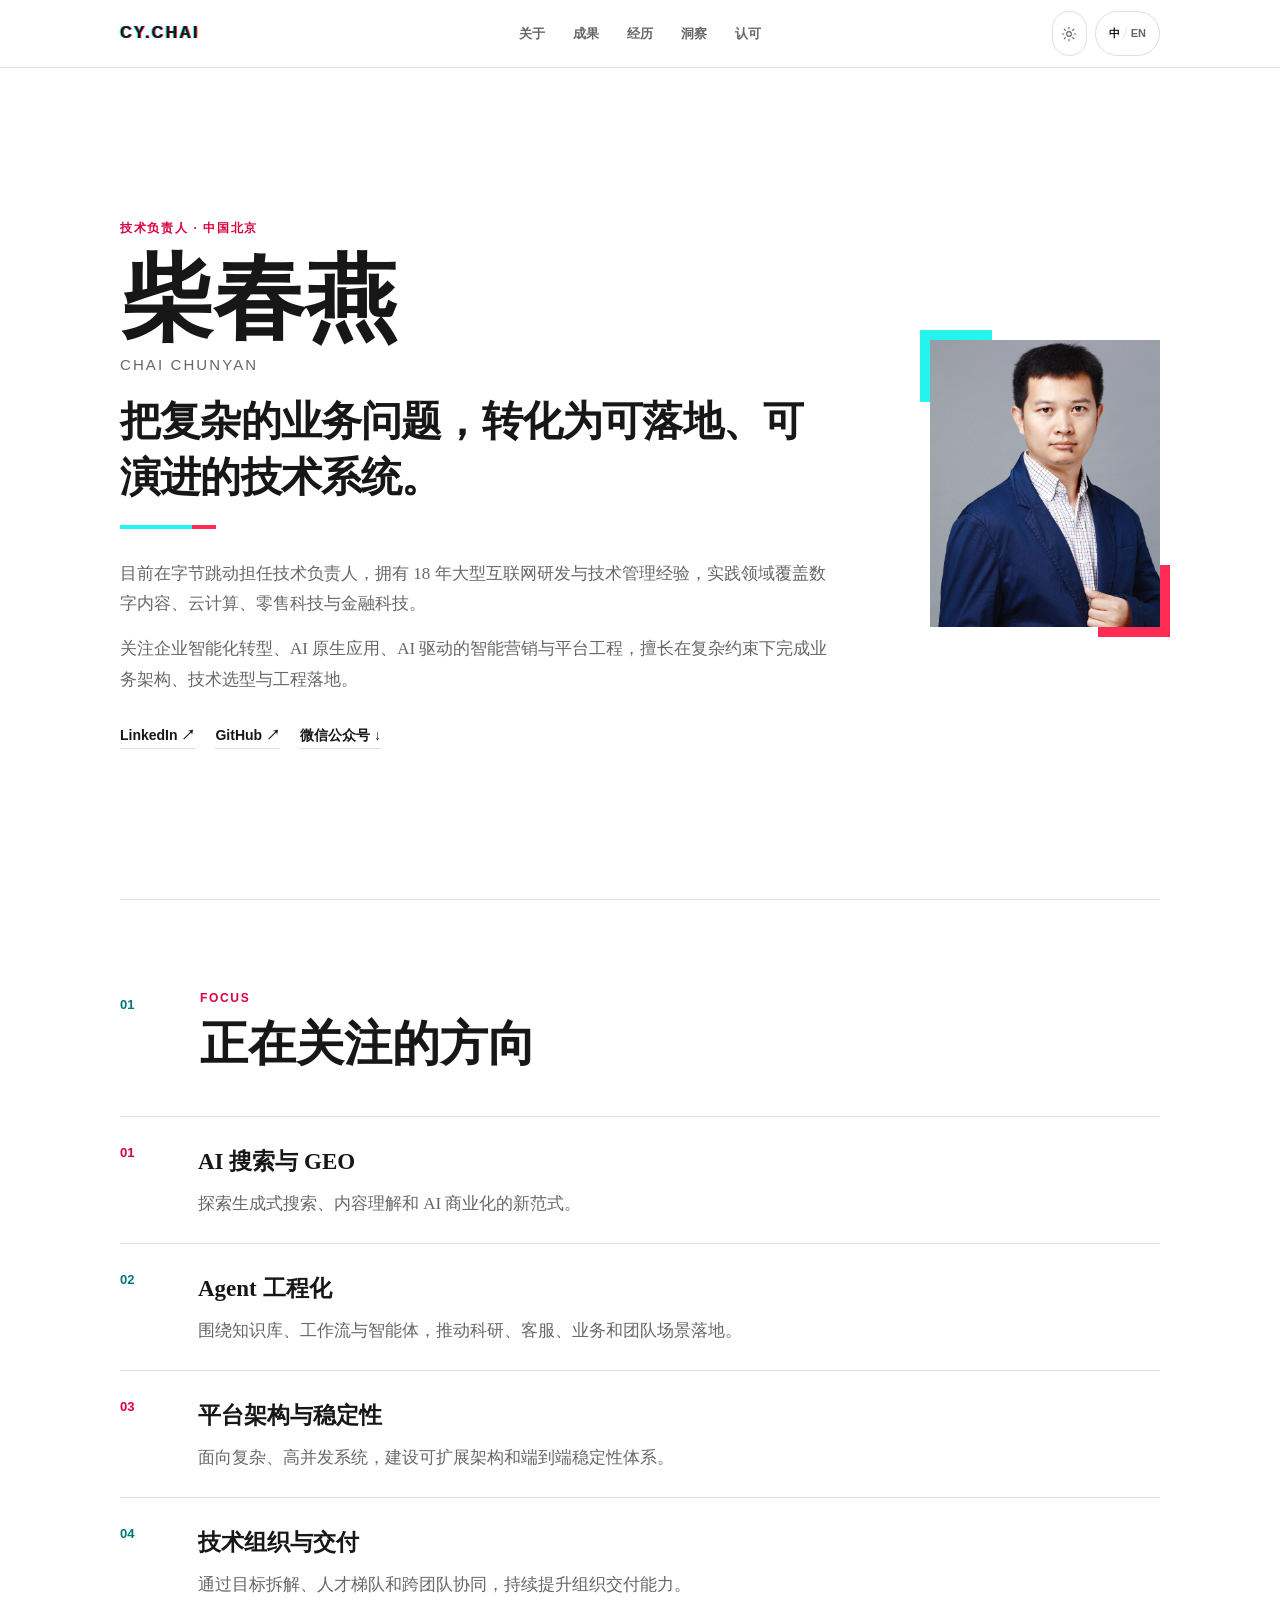
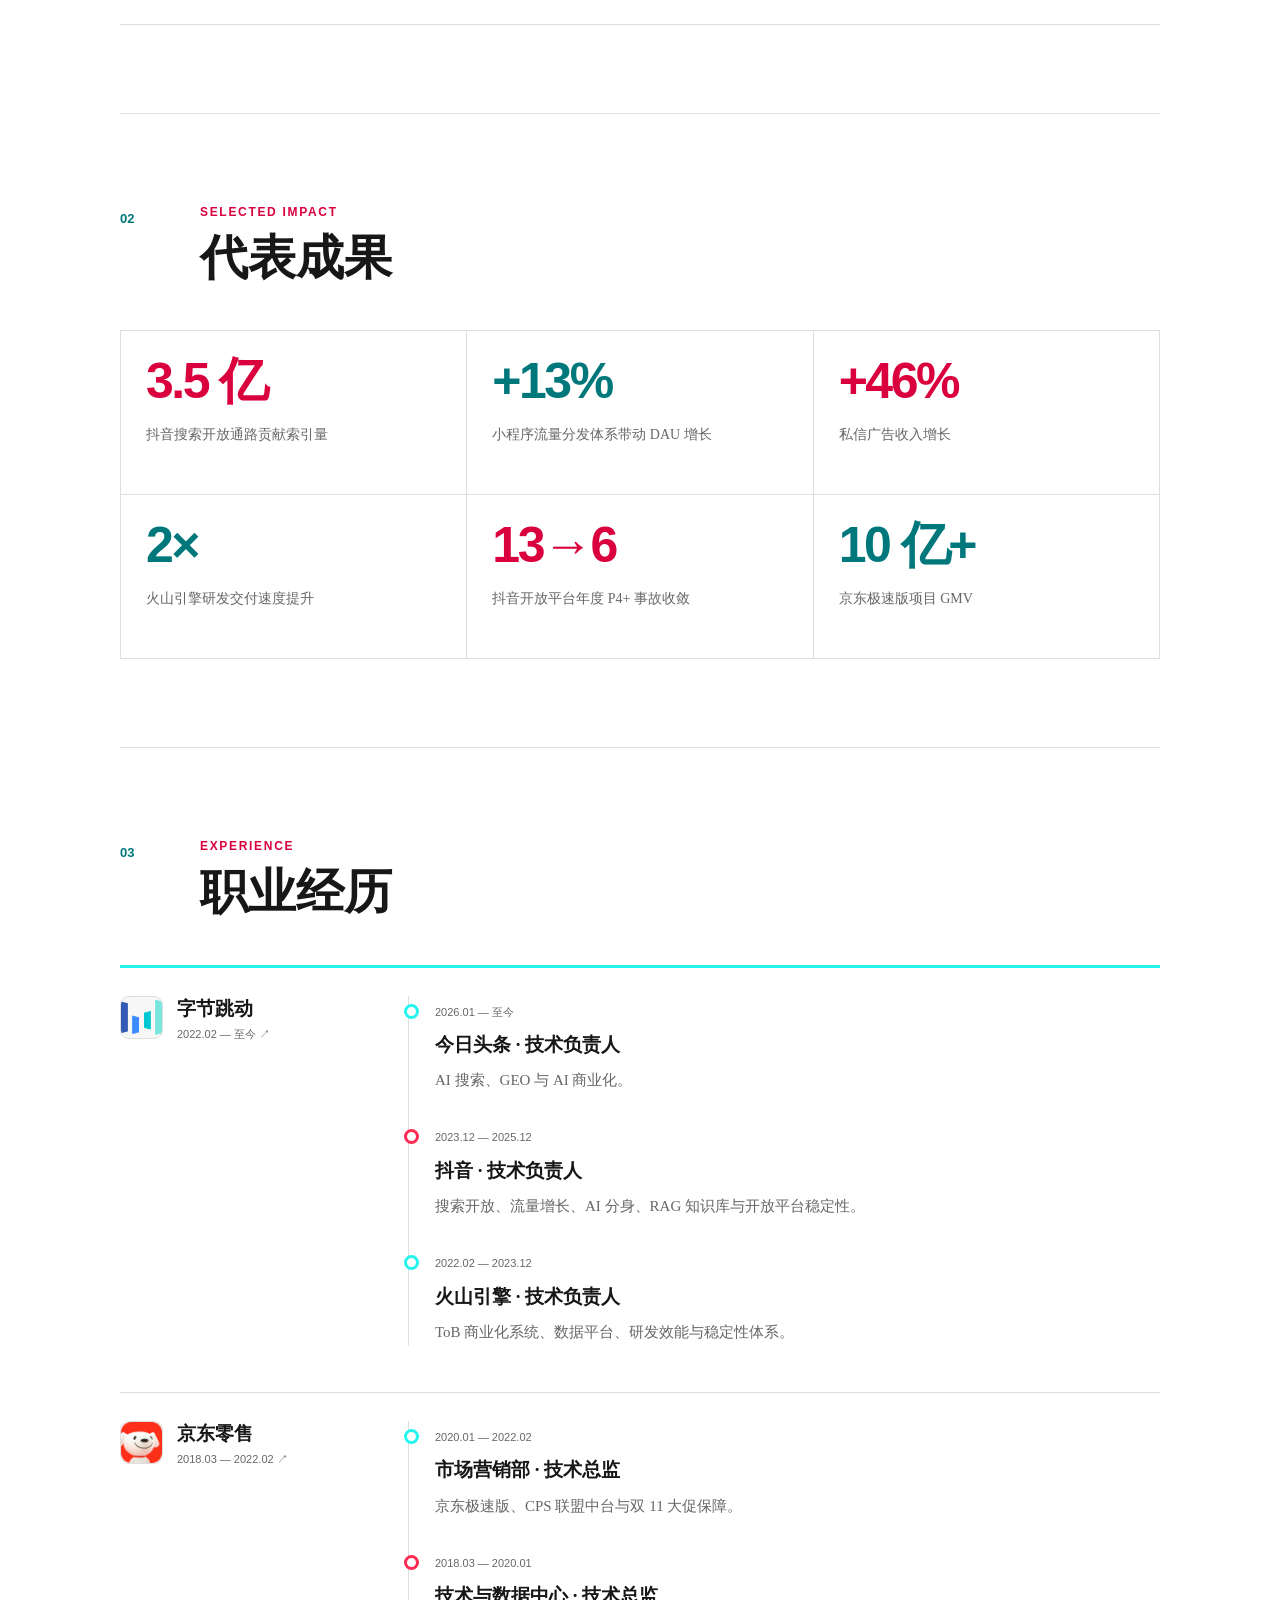
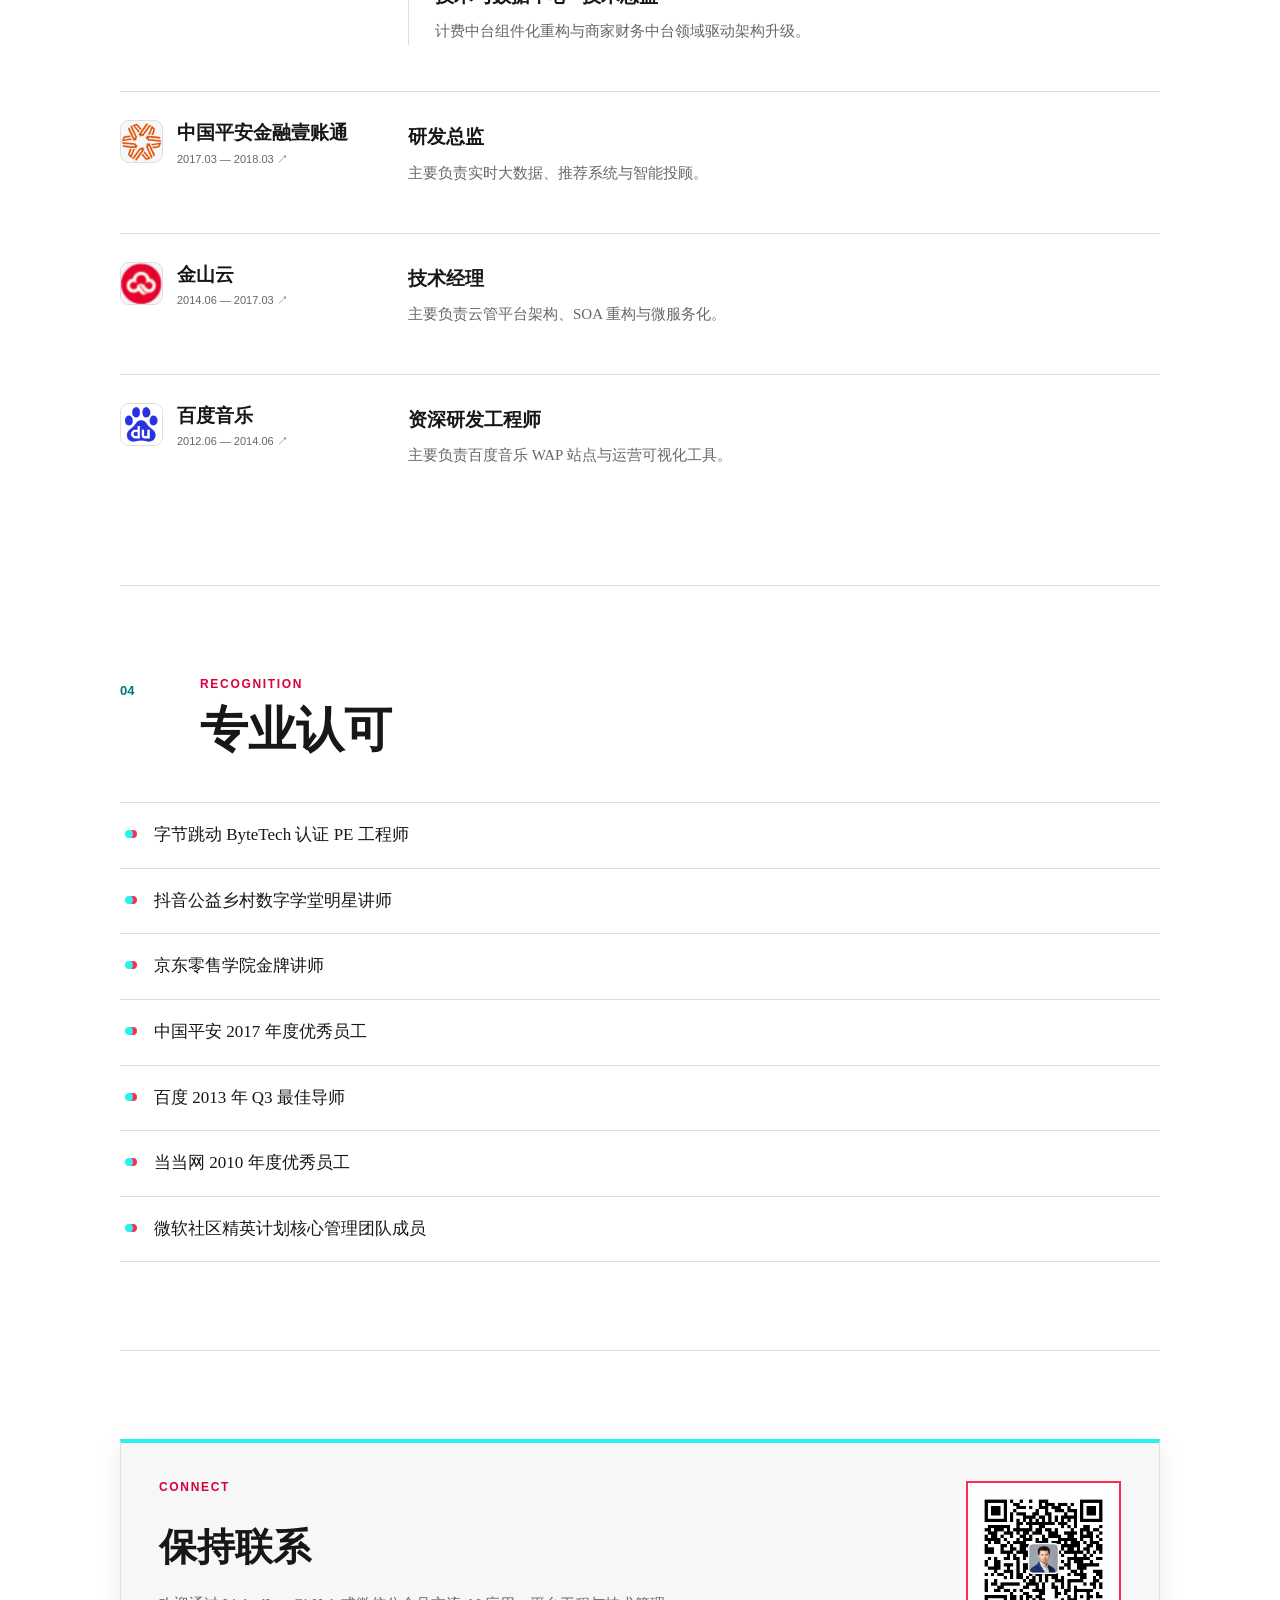
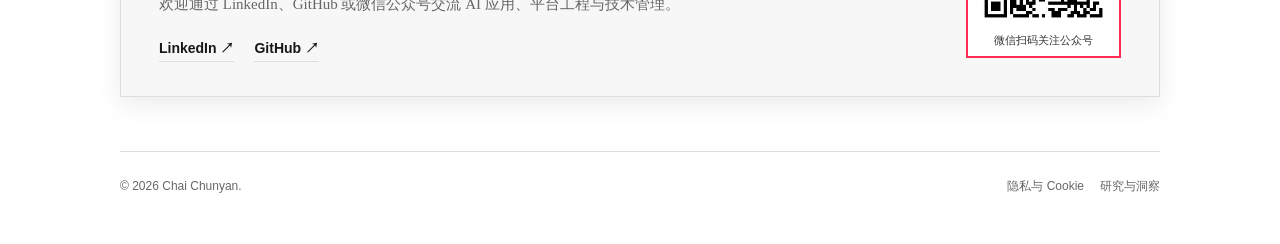
<file: index.html>
<!-- Generated by Trae Work -->
<!DOCTYPE html>
<html lang="zh-CN">
<head>
  <!-- Google tag (gtag.js) -->
  <script async src="https://www.googletagmanager.com/gtag/js?id=G-Y0QTMBTH4X"></script>
  <script>
    window.dataLayer = window.dataLayer || [];
    function gtag(){dataLayer.push(arguments);}
    gtag('js', new Date());

    gtag('config', 'G-Y0QTMBTH4X');
  </script>
  <meta charset="UTF-8">
  <meta name="viewport" content="width=device-width, initial-scale=1.0">
  <meta name="description" content="柴春燕，字节跳动技术负责人，拥有 18 年互联网研发与技术管理经验，关注 AI 搜索、GEO、Agent 工程化与平台架构。">
  <meta name="theme-color" content="#ffffff">
  <meta property="og:title" content="柴春燕｜技术负责人 · AI 搜索与 Agent 工程化">
  <meta property="og:description" content="18 年互联网研发与技术管理经验，关注 AI 搜索、GEO、Agent 工程化与平台架构。">
  <meta property="og:image" content="./assets/chai-chunyan-profile.jpg">
  <meta property="og:url" content="https://cychai.github.io/">
  <meta property="og:type" content="profile">
  <link rel="canonical" href="https://cychai.github.io/">
  <title>柴春燕｜技术负责人 · AI 搜索与 Agent 工程化</title>
  <link rel="stylesheet" href="./styles.css">
  <script type="application/ld+json">
  {
    "@context": "https://schema.org",
    "@type": "Person",
    "name": "柴春燕",
    "alternateName": "Chai Chunyan",
    "url": "https://cychai.github.io/",
    "image": "https://cychai.github.io/assets/chai-chunyan-profile.jpg",
    "jobTitle": "技术负责人",
    "worksFor": {
      "@type": "Organization",
      "name": "字节跳动",
      "url": "https://www.bytedance.com/"
    },
    "address": {
      "@type": "PostalAddress",
      "addressLocality": "北京",
      "addressCountry": "CN"
    },
    "sameAs": [
      "https://github.com/cychai",
      "https://www.linkedin.com/in/chaichunyan/"
    ],
    "knowsAbout": [
      "AI 搜索",
      "GEO",
      "Agent 工程化",
      "平台架构",
      "技术管理"
    ]
  }
  </script>
</head>
<body>
  <a class="skip-link" href="#main" data-zh="跳到正文" data-en="Skip to content">跳到正文</a>

  <header class="topbar">
    <a class="wordmark" href="#about" aria-label="柴春燕个人主页">CY.CHAI</a>
    <nav class="nav-links" aria-label="Primary navigation">
      <a href="#about" data-zh="关于" data-en="About">关于</a>
      <a href="#impact" data-zh="成果" data-en="Impact">成果</a>
      <a href="#experience" data-zh="经历" data-en="Experience">经历</a>
      <a href="./insights/" data-zh="洞察" data-en="Insights">洞察</a>
      <a href="#recognition" data-zh="认可" data-en="Recognition">认可</a>
    </nav>
    <div class="header-controls">
      <button class="theme-toggle" type="button" aria-label="切换为黑色主题" aria-pressed="false">
        <svg class="theme-sun" viewBox="0 0 24 24" aria-hidden="true"><circle cx="12" cy="12" r="3.5"/><path d="M12 2v2.2M12 19.8V22M2 12h2.2M19.8 12H22M4.9 4.9l1.6 1.6M17.5 17.5l1.6 1.6M19.1 4.9l-1.6 1.6M6.5 17.5l-1.6 1.6"/></svg>
        <svg class="theme-moon" viewBox="0 0 24 24" aria-hidden="true"><path d="M20.4 15.3A8.5 8.5 0 0 1 8.7 3.6a8.5 8.5 0 1 0 11.7 11.7Z"/></svg>
      </button>
      <button class="language-toggle" type="button" aria-label="Switch to English" aria-pressed="false">
        <span class="toggle-option active">中</span><span class="toggle-divider">/</span><span class="toggle-option">EN</span>
      </button>
    </div>
  </header>

  <main id="main" class="page">
    <section id="about" class="hero">
      <div class="hero-copy">
        <p class="overline" data-zh="技术负责人 · 中国北京" data-en="Technology Leader · Beijing, China">技术负责人 · 中国北京</p>
        <h1><span data-zh="柴春燕" data-en="Chai Chunyan">柴春燕</span><small>Chai Chunyan</small></h1>
        <p class="hero-statement" data-zh="把复杂的业务问题，转化为可落地、可演进的技术系统。"
           data-en="Turning complex business problems into practical, evolvable technology systems.">
          把复杂的业务问题，转化为可落地、可演进的技术系统。
        </p>
        <div class="hero-intro">
          <p data-zh="目前在字节跳动担任技术负责人，拥有 18 年大型互联网研发与技术管理经验，实践领域覆盖数字内容、云计算、零售科技与金融科技。"
             data-en="I am a technology leader at ByteDance with 18 years of experience in large-scale internet engineering and technology management across digital content, cloud computing, retail technology, and fintech.">
            目前在字节跳动担任技术负责人，拥有 18 年大型互联网研发与技术管理经验，实践领域覆盖数字内容、云计算、零售科技与金融科技。
          </p>
          <p data-zh="关注企业智能化转型、AI 原生应用、AI 驱动的智能营销与平台工程，擅长在复杂约束下完成业务架构、技术选型与工程落地。"
             data-en="My work focuses on enterprise AI transformation, AI-native applications, AI-driven marketing, and platform engineering, with an emphasis on architecture and execution under real-world constraints.">
            关注企业智能化转型、AI 原生应用、AI 驱动的智能营销与平台工程，擅长在复杂约束下完成业务架构、技术选型与工程落地。
          </p>
        </div>
        <div class="hero-links">
          <a href="https://www.linkedin.com/in/chaichunyan/" target="_blank" rel="noopener">LinkedIn ↗</a>
          <a href="https://github.com/cychai" target="_blank" rel="noopener">GitHub ↗</a>
          <a href="#connect" data-zh="微信公众号 ↓" data-en="WeChat ↓">微信公众号 ↓</a>
        </div>
      </div>
      <figure class="portrait-frame">
        <img class="portrait" src="./assets/chai-chunyan-profile.jpg" alt="柴春燕肖像">
      </figure>
    </section>

    <section class="section focus-section">
      <header class="section-head">
        <p class="section-index">01</p>
        <div><p class="overline">Focus</p><h2 data-zh="正在关注的方向" data-en="What I Focus On">正在关注的方向</h2></div>
      </header>
      <div class="focus-list">
        <article><span>01</span><div><h3 data-zh="AI 搜索与 GEO" data-en="AI Search & GEO">AI 搜索与 GEO</h3><p data-zh="探索生成式搜索、内容理解和 AI 商业化的新范式。" data-en="Exploring new approaches to generative search, content understanding, and AI commercialization.">探索生成式搜索、内容理解和 AI 商业化的新范式。</p></div></article>
        <article><span>02</span><div><h3 data-zh="Agent 工程化" data-en="Agent Engineering">Agent 工程化</h3><p data-zh="围绕知识库、工作流与智能体，推动科研、客服、业务和团队场景落地。" data-en="Building knowledge bases, workflows, and agents for research, customer service, business, and team use cases.">围绕知识库、工作流与智能体，推动科研、客服、业务和团队场景落地。</p></div></article>
        <article><span>03</span><div><h3 data-zh="平台架构与稳定性" data-en="Platform Architecture & Reliability">平台架构与稳定性</h3><p data-zh="面向复杂、高并发系统，建设可扩展架构和端到端稳定性体系。" data-en="Designing scalable architecture and end-to-end reliability for complex, high-concurrency systems.">面向复杂、高并发系统，建设可扩展架构和端到端稳定性体系。</p></div></article>
        <article><span>04</span><div><h3 data-zh="技术组织与交付" data-en="Technology Leadership & Delivery">技术组织与交付</h3><p data-zh="通过目标拆解、人才梯队和跨团队协同，持续提升组织交付能力。" data-en="Improving organizational delivery through clear goals, talent development, and cross-functional collaboration.">通过目标拆解、人才梯队和跨团队协同，持续提升组织交付能力。</p></div></article>
      </div>
    </section>

    <section id="impact" class="section">
      <header class="section-head">
        <p class="section-index">02</p>
        <div><p class="overline">Selected Impact</p><h2 data-zh="代表成果" data-en="Selected Impact">代表成果</h2></div>
      </header>
      <div class="impact-grid">
        <article><strong data-zh="3.5 亿" data-en="350M">3.5 亿</strong><p data-zh="抖音搜索开放通路贡献索引量" data-en="items indexed through Douyin's open search pipeline">抖音搜索开放通路贡献索引量</p></article>
        <article><strong>+13%</strong><p data-zh="小程序流量分发体系带动 DAU 增长" data-en="DAU growth from mini-app traffic distribution">小程序流量分发体系带动 DAU 增长</p></article>
        <article><strong>+46%</strong><p data-zh="私信广告收入增长" data-en="growth in direct-message ad revenue">私信广告收入增长</p></article>
        <article><strong>2×</strong><p data-zh="火山引擎研发交付速度提升" data-en="faster engineering delivery at Volcano Engine">火山引擎研发交付速度提升</p></article>
        <article><strong>13→6</strong><p data-zh="抖音开放平台年度 P4+ 事故收敛" data-en="annual P4+ incidents reduced on Douyin Open Platform">抖音开放平台年度 P4+ 事故收敛</p></article>
        <article><strong data-zh="10 亿+" data-en="RMB 1B+">10 亿+</strong><p data-zh="京东极速版项目 GMV" data-en="GMV supported by JD Lite">京东极速版项目 GMV</p></article>
      </div>
    </section>

    <section id="experience" class="section">
      <header class="section-head">
        <p class="section-index">03</p>
        <div><p class="overline">Experience</p><h2 data-zh="职业经历" data-en="Experience">职业经历</h2></div>
      </header>
      <div class="experience-list">
        <article class="company">
          <a class="company-brand" href="https://www.bytedance.com/" target="_blank" rel="noopener"><img src="./assets/logo-bytedance-official.png" alt="字节跳动 Logo"><span><strong data-zh="字节跳动" data-en="ByteDance">字节跳动</strong><small>2022.02 — <span data-zh="至今" data-en="Present">至今</span> ↗</small></span></a>
          <div class="roles">
            <div class="role"><time>2026.01 — <span data-zh="至今" data-en="Present">至今</span></time><h3 data-zh="今日头条 · 技术负责人" data-en="Toutiao · Technology Leader">今日头条 · 技术负责人</h3><p data-zh="AI 搜索、GEO 与 AI 商业化。" data-en="AI search, generative engine optimization, and AI commercialization.">AI 搜索、GEO 与 AI 商业化。</p></div>
            <div class="role"><time>2023.12 — 2025.12</time><h3 data-zh="抖音 · 技术负责人" data-en="Douyin · Technology Leader">抖音 · 技术负责人</h3><p data-zh="搜索开放、流量增长、AI 分身、RAG 知识库与开放平台稳定性。" data-en="Open search, growth, AI avatars, RAG knowledge bases, and platform reliability.">搜索开放、流量增长、AI 分身、RAG 知识库与开放平台稳定性。</p></div>
            <div class="role"><time>2022.02 — 2023.12</time><h3 data-zh="火山引擎 · 技术负责人" data-en="Volcano Engine · Technology Leader">火山引擎 · 技术负责人</h3><p data-zh="ToB 商业化系统、数据平台、研发效能与稳定性体系。" data-en="B2B commercial systems, data platform, engineering effectiveness, and reliability.">ToB 商业化系统、数据平台、研发效能与稳定性体系。</p></div>
          </div>
        </article>

        <article class="company">
          <a class="company-brand" href="https://www.jd.com/" target="_blank" rel="noopener"><img src="./assets/logo-jd-official.ico" alt="京东 Logo"><span><strong data-zh="京东零售" data-en="JD Retail">京东零售</strong><small>2018.03 — 2022.02 ↗</small></span></a>
          <div class="roles">
            <div class="role"><time>2020.01 — 2022.02</time><h3 data-zh="市场营销部 · 技术总监" data-en="Marketing · Technology Director">市场营销部 · 技术总监</h3><p data-zh="京东极速版、CPS 联盟中台与双 11 大促保障。" data-en="JD Lite, the CPS affiliate platform, and Double 11 reliability.">京东极速版、CPS 联盟中台与双 11 大促保障。</p></div>
            <div class="role"><time>2018.03 — 2020.01</time><h3 data-zh="技术与数据中心 · 技术总监" data-en="Technology & Data Center · Technology Director">技术与数据中心 · 技术总监</h3><p data-zh="计费中台组件化重构与商家财务中台领域驱动架构升级。" data-en="Modular billing-platform refactoring and a DDD upgrade of the merchant-finance platform.">计费中台组件化重构与商家财务中台领域驱动架构升级。</p></div>
          </div>
        </article>

        <article class="company compact"><a class="company-brand" href="https://www.ocft.com/" target="_blank" rel="noopener"><img src="./assets/logo-ocft-official.png" alt="金融壹账通 Logo"><span><strong data-zh="中国平安金融壹账通" data-en="OneConnect">中国平安金融壹账通</strong><small>2017.03 — 2018.03 ↗</small></span></a><div class="single-role"><h3 data-zh="研发总监" data-en="R&D Director">研发总监</h3><p data-zh="主要负责实时大数据、推荐系统与智能投顾。" data-en="Responsible for real-time data, recommendation systems, and robo-advisory.">主要负责实时大数据、推荐系统与智能投顾。</p></div></article>
        <article class="company compact"><a class="company-brand" href="https://www.ksyun.com/" target="_blank" rel="noopener"><img src="./assets/logo-ksyun-official.ico" alt="金山云 Logo"><span><strong data-zh="金山云" data-en="Kingsoft Cloud">金山云</strong><small>2014.06 — 2017.03 ↗</small></span></a><div class="single-role"><h3 data-zh="技术经理" data-en="Technology Manager">技术经理</h3><p data-zh="主要负责云管平台架构、SOA 重构与微服务化。" data-en="Responsible for cloud-management architecture, SOA refactoring, and microservices.">主要负责云管平台架构、SOA 重构与微服务化。</p></div></article>
        <article class="company compact"><a class="company-brand" href="https://www.baidu.com/" target="_blank" rel="noopener"><img src="./assets/logo-baidu.ico" alt="百度 Logo"><span><strong data-zh="百度音乐" data-en="Baidu Music">百度音乐</strong><small>2012.06 — 2014.06 ↗</small></span></a><div class="single-role"><h3 data-zh="资深研发工程师" data-en="Senior Software Engineer">资深研发工程师</h3><p data-zh="主要负责百度音乐 WAP 站点与运营可视化工具。" data-en="Responsible for Baidu Music's WAP site and visual operations tooling.">主要负责百度音乐 WAP 站点与运营可视化工具。</p></div></article>
      </div>
    </section>

    <section id="recognition" class="section">
      <header class="section-head">
        <p class="section-index">04</p>
        <div><p class="overline">Recognition</p><h2 data-zh="专业认可" data-en="Recognition">专业认可</h2></div>
      </header>
      <div class="recognition-list">
        <p data-zh="字节跳动 ByteTech 认证 PE 工程师" data-en="ByteDance ByteTech-certified PE Engineer">字节跳动 ByteTech 认证 PE 工程师</p>
        <p data-zh="抖音公益乡村数字学堂明星讲师" data-en="Star Lecturer, Douyin Rural Digital Classroom">抖音公益乡村数字学堂明星讲师</p>
        <p data-zh="京东零售学院金牌讲师" data-en="JD Retail Academy Gold Lecturer">京东零售学院金牌讲师</p>
        <p data-zh="中国平安 2017 年度优秀员工" data-en="Ping An 2017 Employee of the Year">中国平安 2017 年度优秀员工</p>
        <p data-zh="百度 2013 年 Q3 最佳导师" data-en="Baidu 2013 Q3 Best Mentor">百度 2013 年 Q3 最佳导师</p>
        <p data-zh="当当网 2010 年度优秀员工" data-en="Dangdang 2010 Employee of the Year">当当网 2010 年度优秀员工</p>
        <p data-zh="微软社区精英计划核心管理团队成员" data-en="Core management team member, Microsoft Community Elite Program">微软社区精英计划核心管理团队成员</p>
      </div>
    </section>

    <section id="connect" class="connect">
      <div><p class="overline">Connect</p><h2 data-zh="保持联系" data-en="Stay in Touch">保持联系</h2><p data-zh="欢迎通过 LinkedIn、GitHub 或微信公众号交流 AI 应用、平台工程与技术管理。" data-en="Connect with me on LinkedIn, GitHub, or WeChat to discuss AI applications, platform engineering, and technology leadership.">欢迎通过 LinkedIn、GitHub 或微信公众号交流 AI 应用、平台工程与技术管理。</p><div class="connect-links"><a href="https://www.linkedin.com/in/chaichunyan/" target="_blank" rel="noopener">LinkedIn ↗</a><a href="https://github.com/cychai" target="_blank" rel="noopener">GitHub ↗</a></div></div>
      <figure class="qr-card"><img src="./assets/wechat-qr.jpg" alt="微信公众号二维码"><figcaption data-zh="微信扫码关注公众号" data-en="Scan with WeChat">微信扫码关注公众号</figcaption></figure>
    </section>

    <footer>
      <div class="footer-inner">
        <p>© <span id="year">2026</span> Chai Chunyan.</p>
        <nav class="footer-links" aria-label="法律与隐私">
          <a href="./privacy/" data-zh="隐私与 Cookie" data-en="Privacy & Cookies">隐私与 Cookie</a>
          <a href="./insights/" data-zh="研究与洞察" data-en="Research & Insights">研究与洞察</a>
        </nav>
      </div>
    </footer>
  </main>
  <script src="./script.js?v=20260904-1"></script>
</body>
</html>
</file>
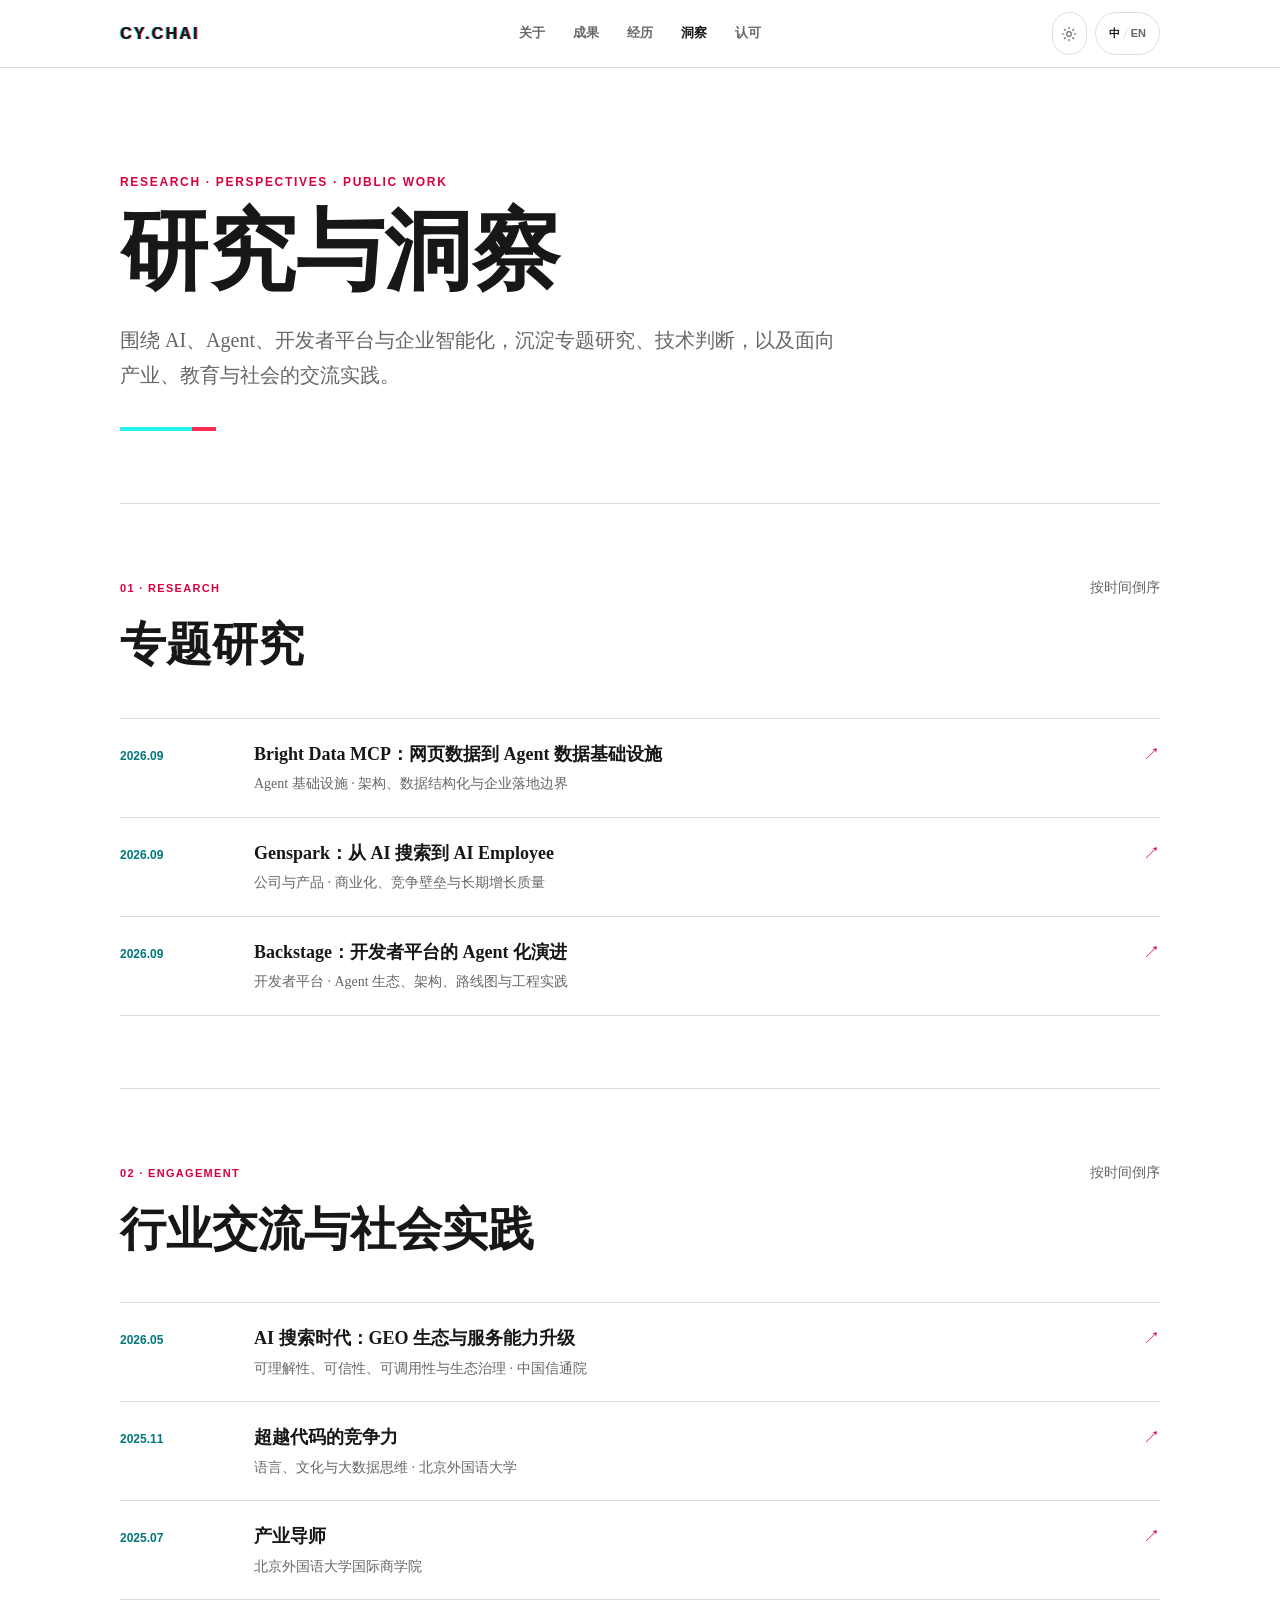
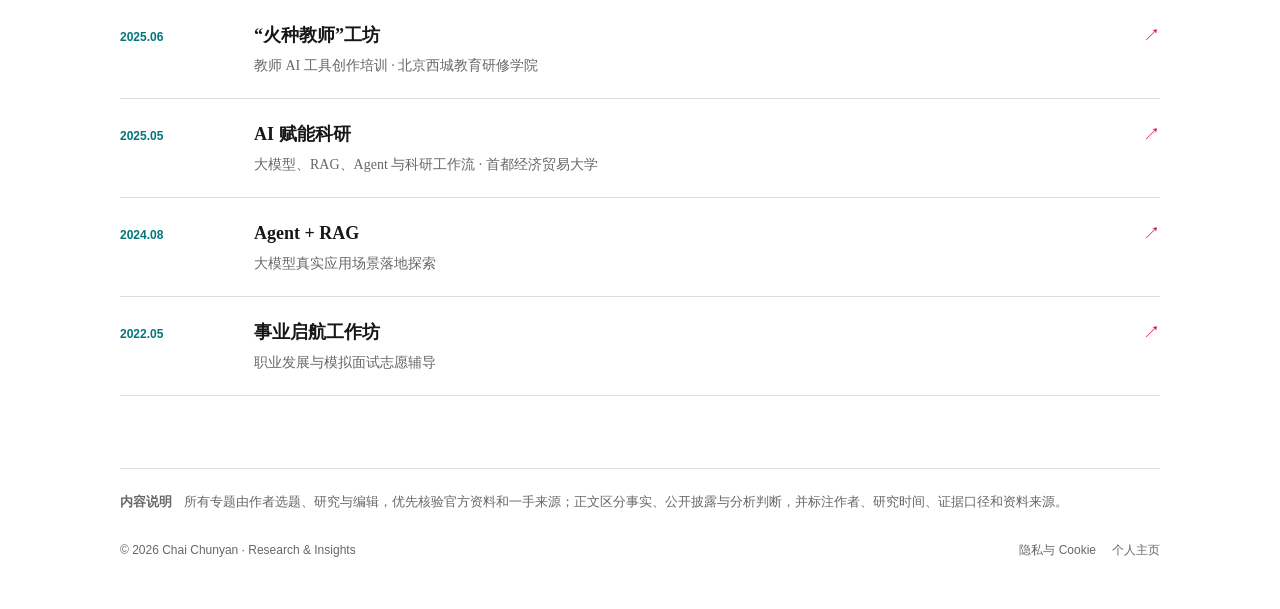
<file: insights/index.html>
<!-- Generated by Trae Work -->
<!DOCTYPE html>
<html lang="zh-CN">
<head>
  <meta charset="UTF-8">
  <meta name="viewport" content="width=device-width, initial-scale=1.0">
  <meta name="description" content="柴春燕关于 AI、Agent、开发者平台与企业智能化的专题研究、技术洞察，以及行业交流与社会实践。">
  <meta property="og:title" content="研究与洞察 | 柴春燕">
  <meta property="og:description" content="专题研究、技术洞察，以及行业交流与社会实践。">
  <meta property="og:url" content="https://cychai.github.io/insights/">
  <meta property="og:type" content="website">
  <link rel="canonical" href="https://cychai.github.io/insights/">
  <title>研究与洞察 | 柴春燕</title>
  <link rel="stylesheet" href="./styles.css">
  <script type="application/ld+json">
  {
    "@context": "https://schema.org",
    "@type": "CollectionPage",
    "name": "研究与洞察",
    "url": "https://cychai.github.io/insights/",
    "description": "柴春燕关于 AI、Agent、开发者平台与企业智能化的专题研究、技术洞察，以及行业交流与社会实践。",
    "author": {
      "@type": "Person",
      "name": "柴春燕",
      "url": "https://cychai.github.io/"
    },
    "hasPart": [
      {"@type": "Article", "name": "Bright Data MCP：网页数据到 Agent 数据基础设施", "url": "https://cychai.github.io/insights/research/brightdata-mcp/"},
      {"@type": "Article", "name": "Genspark：从 AI 搜索到 AI Employee", "url": "https://cychai.github.io/insights/research/genspark-2026/"},
      {"@type": "Article", "name": "Backstage：开发者平台的 Agent 化演进", "url": "https://cychai.github.io/insights/research/backstage-agent/"}
    ]
  }
  </script>
</head>
<body>
  <header class="topbar">
    <a class="wordmark" href="../">CY.CHAI</a>
    <nav class="nav-links" aria-label="内容导航">
      <a href="../#about" data-zh="关于" data-en="About">关于</a>
      <a href="../#impact" data-zh="成果" data-en="Impact">成果</a>
      <a href="../#experience" data-zh="经历" data-en="Experience">经历</a>
      <a class="active" href="./" aria-current="page" data-zh="洞察" data-en="Insights">洞察</a>
      <a href="../#recognition" data-zh="认可" data-en="Recognition">认可</a>
    </nav>
    <div class="header-controls">
      <button class="theme-toggle" type="button" aria-label="切换为黑色主题" aria-pressed="false">
        <svg class="theme-sun" viewBox="0 0 24 24" aria-hidden="true"><circle cx="12" cy="12" r="3.5"/><path d="M12 2v2.2M12 19.8V22M2 12h2.2M19.8 12H22M4.9 4.9l1.6 1.6M17.5 17.5l1.6 1.6M19.1 4.9l-1.6 1.6M6.5 17.5l-1.6 1.6"/></svg>
        <svg class="theme-moon" viewBox="0 0 24 24" aria-hidden="true"><path d="M20.4 15.3A8.5 8.5 0 0 1 8.7 3.6a8.5 8.5 0 1 0 11.7 11.7Z"/></svg>
      </button>
      <button class="language-toggle" type="button" aria-label="Switch to English" aria-pressed="false">
        <span class="toggle-option active">中</span><span class="toggle-divider">/</span><span class="toggle-option">EN</span>
      </button>
    </div>
  </header>

  <main class="page">
    <header class="hero">
      <p class="overline">Research · Perspectives · Public Work</p>
      <h1 data-zh="研究与洞察" data-en="Research & Insights">研究与洞察</h1>
      <p class="dek"
         data-zh="围绕 AI、Agent、开发者平台与企业智能化，沉淀专题研究、技术判断，以及面向产业、教育与社会的交流实践。"
         data-en="Research and technical perspectives on AI, agents, developer platforms, and enterprise intelligence, alongside professional exchange and social impact.">
        围绕 AI、Agent、开发者平台与企业智能化，沉淀专题研究、技术判断，以及面向产业、教育与社会的交流实践。
      </p>
    </header>

    <section id="research" class="section">
      <header class="section-head">
        <div><p class="section-number">01 · Research</p><h2 data-zh="专题研究" data-en="Research">专题研究</h2></div>
        <p data-zh="按时间倒序" data-en="Reverse chronological order">按时间倒序</p>
      </header>
      <div class="category-list">
        <a class="share-link" href="./research/brightdata-mcp/" target="_blank" rel="noopener"><time>2026.09</time><div><strong data-zh="Bright Data MCP：网页数据到 Agent 数据基础设施" data-en="Bright Data MCP: From Web Data to Agent Infrastructure">Bright Data MCP：网页数据到 Agent 数据基础设施</strong><p data-zh="Agent 基础设施 · 架构、数据结构化与企业落地边界" data-en="Agent infrastructure · Architecture, data structuring, and enterprise adoption boundaries">Agent 基础设施 · 架构、数据结构化与企业落地边界</p></div><span>↗</span></a>
        <a class="share-link" href="./research/genspark-2026/" target="_blank" rel="noopener"><time>2026.09</time><div><strong data-zh="Genspark：从 AI 搜索到 AI Employee" data-en="Genspark: From AI Search to AI Employee">Genspark：从 AI 搜索到 AI Employee</strong><p data-zh="公司与产品 · 商业化、竞争壁垒与长期增长质量" data-en="Company and product · Commercialization, moats, and long-term growth quality">公司与产品 · 商业化、竞争壁垒与长期增长质量</p></div><span>↗</span></a>
        <a class="share-link" href="./research/backstage-agent/" target="_blank" rel="noopener"><time>2026.09</time><div><strong data-zh="Backstage：开发者平台的 Agent 化演进" data-en="Backstage: The Agentic Evolution of Developer Platforms">Backstage：开发者平台的 Agent 化演进</strong><p data-zh="开发者平台 · Agent 生态、架构、路线图与工程实践" data-en="Developer platform · Agent ecosystem, architecture, roadmap, and engineering practice">开发者平台 · Agent 生态、架构、路线图与工程实践</p></div><span>↗</span></a>
      </div>
    </section>

    <section id="public-work" class="section">
      <header class="section-head">
        <div><p class="section-number">02 · Engagement</p><h2 data-zh="行业交流与社会实践" data-en="Professional Exchange & Social Impact">行业交流与社会实践</h2></div>
        <p data-zh="按时间倒序" data-en="Reverse chronological order">按时间倒序</p>
      </header>
      <div class="category-list">
        <a class="share-link" href="https://mp.weixin.qq.com/s/sWUV5E7uMeAuMJ7K67A2mA" target="_blank" rel="noopener"><time>2026.05</time><div><strong data-zh="AI 搜索时代：GEO 生态与服务能力升级" data-en="The GEO Ecosystem in the AI Search Era">AI 搜索时代：GEO 生态与服务能力升级</strong><p data-zh="可理解性、可信性、可调用性与生态治理 · 中国信通院" data-en="Understandability, trustworthiness, actionability, and ecosystem governance · CAICT">可理解性、可信性、可调用性与生态治理 · 中国信通院</p></div><span>↗</span></a>
        <a class="share-link" href="https://ibs.bfsu.edu.cn/info/1481/45311.htm" target="_blank" rel="noopener"><time>2025.11</time><div><strong data-zh="超越代码的竞争力" data-en="Beyond Code">超越代码的竞争力</strong><p data-zh="语言、文化与大数据思维 · 北京外国语大学" data-en="Language, culture, and data thinking · BFSU">语言、文化与大数据思维 · 北京外国语大学</p></div><span>↗</span></a>
        <a class="share-link" href="https://ibs.bfsu.edu.cn/info/1811/10241.htm" target="_blank" rel="noopener"><time>2025.07</time><div><strong data-zh="产业导师" data-en="Industry Mentor">产业导师</strong><p data-zh="北京外国语大学国际商学院" data-en="BFSU International Business School">北京外国语大学国际商学院</p></div><span>↗</span></a>
        <a class="share-link" href="https://mp.weixin.qq.com/s/53bg5kFlwLlbhqFwuN4OBA" target="_blank" rel="noopener"><time>2025.06</time><div><strong data-zh="“火种教师”工坊" data-en="Spark Teachers Workshop">“火种教师”工坊</strong><p data-zh="教师 AI 工具创作培训 · 北京西城教育研修学院" data-en="AI tool creation training for teachers · Beijing Xicheng Education Training Institute">教师 AI 工具创作培训 · 北京西城教育研修学院</p></div><span>↗</span></a>
        <a class="share-link" href="https://isem.cueb.edu.cn/xyxw/f3e5d3374fd74f138f6528d48d45f301.htm" target="_blank" rel="noopener"><time>2025.05</time><div><strong data-zh="AI 赋能科研" data-en="AI for Research">AI 赋能科研</strong><p data-zh="大模型、RAG、Agent 与科研工作流 · 首都经济贸易大学" data-en="LLMs, RAG, agents, and research workflows · CUEB">大模型、RAG、Agent 与科研工作流 · 首都经济贸易大学</p></div><span>↗</span></a>
        <a class="share-link" href="https://blog.csdn.net/Datawhale/article/details/140787471" target="_blank" rel="noopener"><time>2024.08</time><div><strong>Agent + RAG</strong><p data-zh="大模型真实应用场景落地探索" data-en="Exploring real-world LLM applications">大模型真实应用场景落地探索</p></div><span>↗</span></a>
        <a class="share-link" href="https://www.sohu.com/a/550939091_121124008" target="_blank" rel="noopener"><time>2022.05</time><div><strong data-zh="事业启航工作坊" data-en="Career Launch Workshop">事业启航工作坊</strong><p data-zh="职业发展与模拟面试志愿辅导" data-en="Volunteer career and interview mentoring">职业发展与模拟面试志愿辅导</p></div><span>↗</span></a>
      </div>
    </section>

    <aside class="editorial-note" aria-label="内容说明">
      <strong data-zh="内容说明" data-en="Editorial note">内容说明</strong>
      <p
        data-zh="所有专题由作者选题、研究与编辑，优先核验官方资料和一手来源；正文区分事实、公开披露与分析判断，并标注作者、研究时间、证据口径和资料来源。"
        data-en="Every study is selected, researched, and edited by the author, with priority given to official and primary sources. Articles distinguish facts, public disclosures, and analysis, and identify the author, research date, evidence basis, and sources.">
        所有专题由作者选题、研究与编辑，优先核验官方资料和一手来源；正文区分事实、公开披露与分析判断，并标注作者、研究时间、证据口径和资料来源。
      </p>
    </aside>

    <footer>
      <div class="footer-inner">
        <span>© 2026 Chai Chunyan · Research & Insights</span>
        <nav class="footer-links" aria-label="法律与隐私">
          <a href="../privacy/" data-zh="隐私与 Cookie" data-en="Privacy & Cookies">隐私与 Cookie</a>
          <a href="../" data-zh="个人主页" data-en="Profile">个人主页</a>
        </nav>
      </div>
    </footer>
  </main>
  <script src="./script.js"></script>
</body>
</html>
</file>
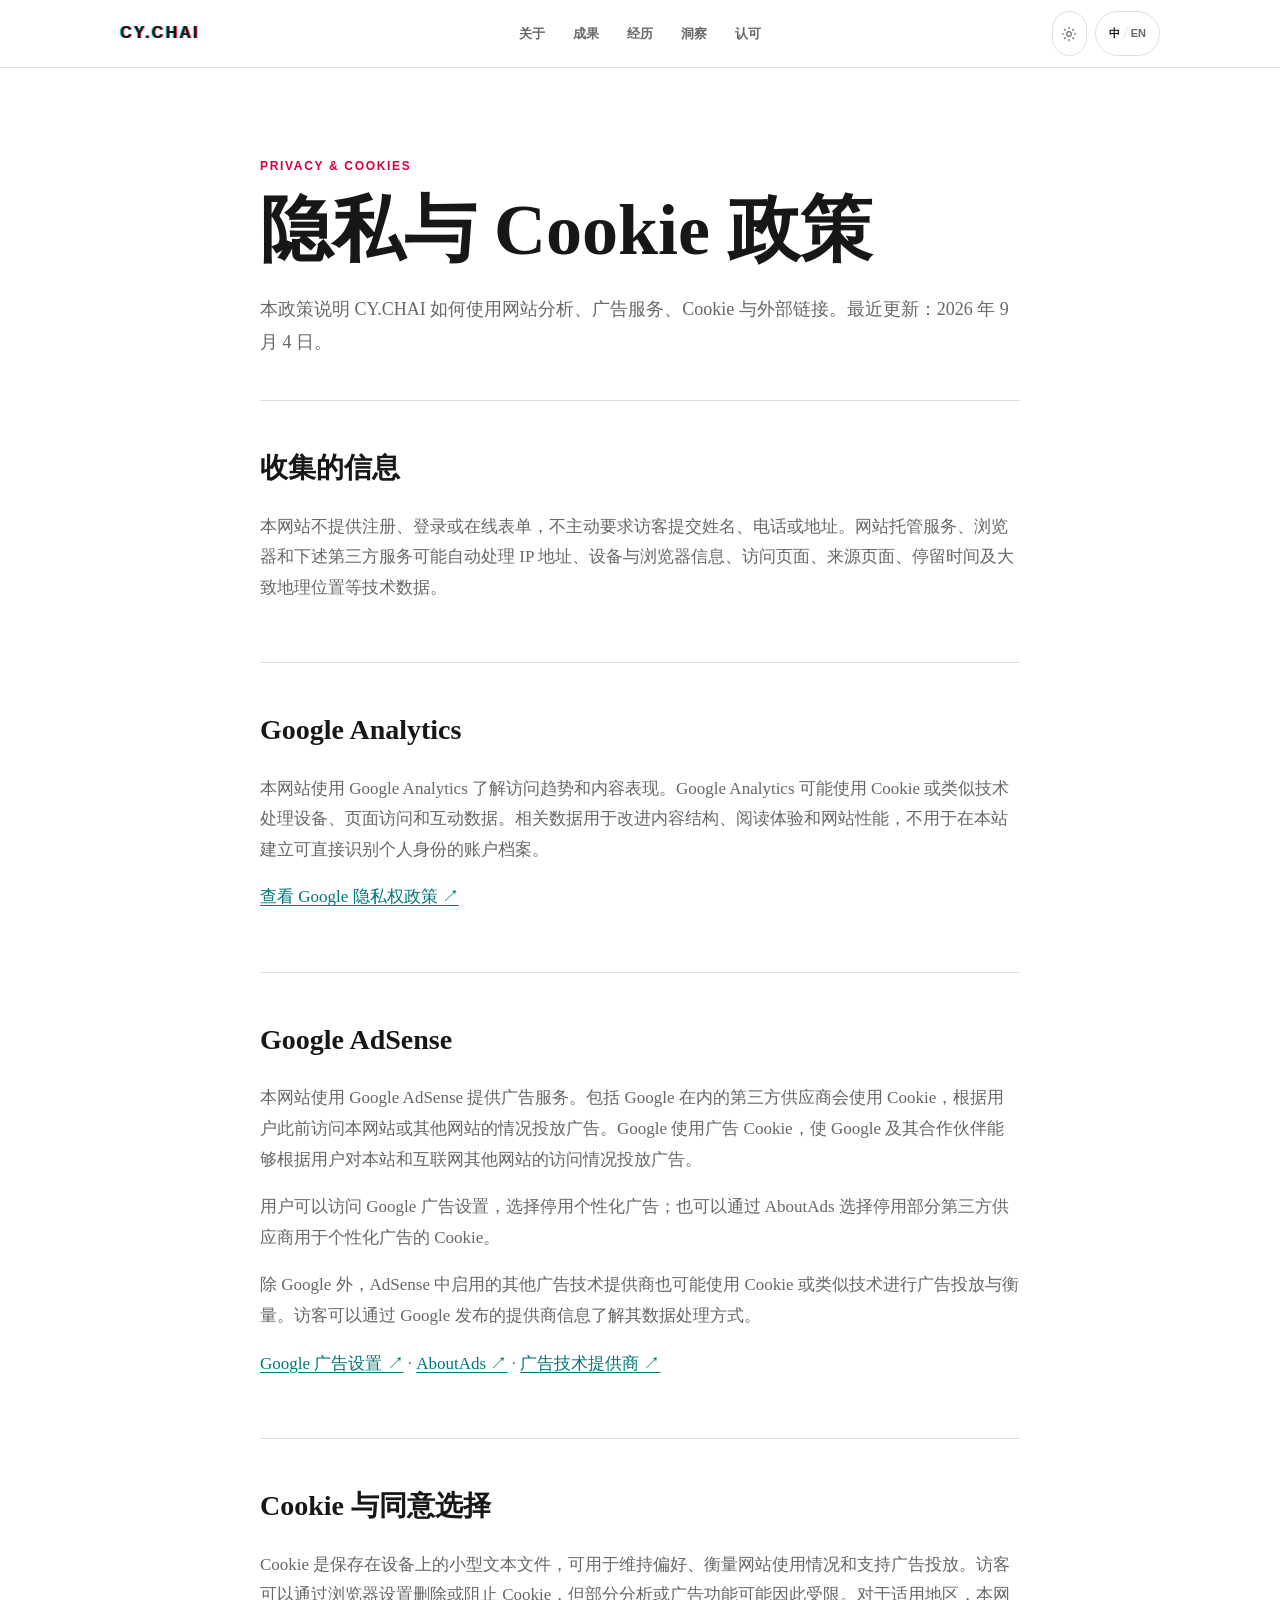
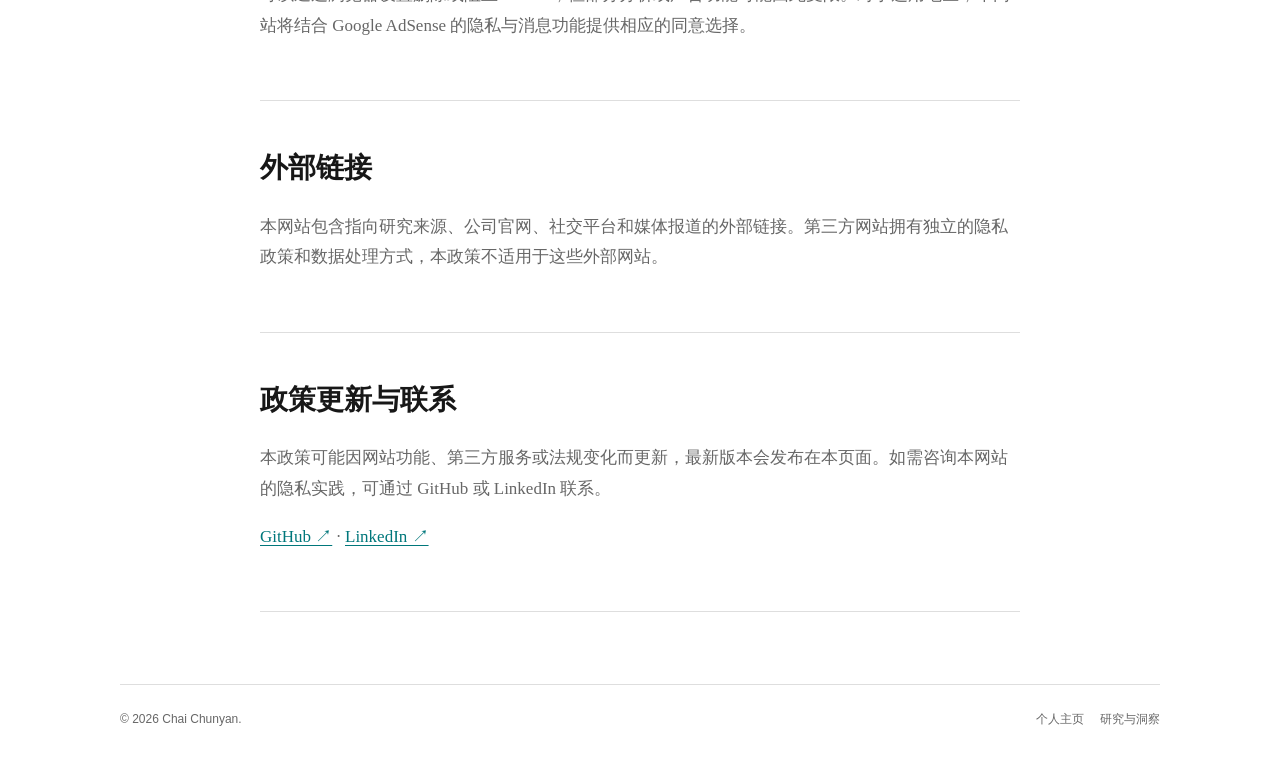
<file: privacy/index.html>
<!-- Generated by Trae Work -->
<!DOCTYPE html>
<html lang="zh-CN">
<head>
  <meta charset="UTF-8">
  <meta name="viewport" content="width=device-width, initial-scale=1.0">
  <meta name="description" content="CY.CHAI 网站的隐私与 Cookie 政策，包括 Google Analytics、Google AdSense、广告 Cookie 和用户选择。">
  <meta name="robots" content="index,follow">
  <meta property="og:title" content="隐私与 Cookie 政策 | CY.CHAI">
  <meta property="og:description" content="了解本网站如何使用分析工具、广告 Cookie 和第三方服务。">
  <meta property="og:url" content="https://cychai.github.io/privacy/">
  <meta property="og:type" content="website">
  <link rel="canonical" href="https://cychai.github.io/privacy/">
  <title>隐私与 Cookie 政策 | CY.CHAI</title>
  <link rel="stylesheet" href="../styles.css">
  <script type="application/ld+json">
  {
    "@context": "https://schema.org",
    "@type": "WebPage",
    "name": "隐私与 Cookie 政策",
    "url": "https://cychai.github.io/privacy/",
    "isPartOf": {
      "@type": "WebSite",
      "name": "CY.CHAI",
      "url": "https://cychai.github.io/"
    },
    "dateModified": "2026-09-04"
  }
  </script>
</head>
<body
  data-title-zh="隐私与 Cookie 政策 | CY.CHAI"
  data-title-en="Privacy & Cookie Policy | CY.CHAI"
  data-description-zh="CY.CHAI 网站的隐私与 Cookie 政策，包括 Google Analytics、Google AdSense、广告 Cookie 和用户选择。"
  data-description-en="CY.CHAI privacy and cookie policy covering Google Analytics, Google AdSense, advertising cookies, and user choices.">
  <a class="skip-link" href="#main" data-zh="跳到正文" data-en="Skip to content">跳到正文</a>

  <header class="topbar">
    <a class="wordmark" href="../" aria-label="柴春燕个人主页">CY.CHAI</a>
    <nav class="nav-links" aria-label="Primary navigation">
      <a href="../#about" data-zh="关于" data-en="About">关于</a>
      <a href="../#impact" data-zh="成果" data-en="Impact">成果</a>
      <a href="../#experience" data-zh="经历" data-en="Experience">经历</a>
      <a href="../insights/" data-zh="洞察" data-en="Insights">洞察</a>
      <a href="../#recognition" data-zh="认可" data-en="Recognition">认可</a>
    </nav>
    <div class="header-controls">
      <button class="theme-toggle" type="button" aria-label="切换为黑色主题" aria-pressed="false">
        <svg class="theme-sun" viewBox="0 0 24 24" aria-hidden="true"><circle cx="12" cy="12" r="3.5"/><path d="M12 2v2.2M12 19.8V22M2 12h2.2M19.8 12H22M4.9 4.9l1.6 1.6M17.5 17.5l1.6 1.6M19.1 4.9l-1.6 1.6M6.5 17.5l-1.6 1.6"/></svg>
        <svg class="theme-moon" viewBox="0 0 24 24" aria-hidden="true"><path d="M20.4 15.3A8.5 8.5 0 0 1 8.7 3.6a8.5 8.5 0 1 0 11.7 11.7Z"/></svg>
      </button>
      <button class="language-toggle" type="button" aria-label="Switch to English" aria-pressed="false">
        <span class="toggle-option active">中</span><span class="toggle-divider">/</span><span class="toggle-option">EN</span>
      </button>
    </div>
  </header>

  <main id="main" class="page">
    <article class="legal-page">
      <header>
        <p class="overline">Privacy & Cookies</p>
        <h1 data-zh="隐私与 Cookie 政策" data-en="Privacy & Cookie Policy">隐私与 Cookie 政策</h1>
        <p class="legal-summary"
           data-zh="本政策说明 CY.CHAI 如何使用网站分析、广告服务、Cookie 与外部链接。最近更新：2026 年 9 月 4 日。"
           data-en="This policy explains how CY.CHAI uses analytics, advertising services, cookies, and external links. Last updated: September 4, 2026.">
          本政策说明 CY.CHAI 如何使用网站分析、广告服务、Cookie 与外部链接。最近更新：2026 年 9 月 4 日。
        </p>
      </header>

      <section class="legal-section">
        <h2 data-zh="收集的信息" data-en="Information collected">收集的信息</h2>
        <p data-zh="本网站不提供注册、登录或在线表单，不主动要求访客提交姓名、电话或地址。网站托管服务、浏览器和下述第三方服务可能自动处理 IP 地址、设备与浏览器信息、访问页面、来源页面、停留时间及大致地理位置等技术数据。"
           data-en="This site does not offer registration, login, or online forms and does not directly request names, phone numbers, or addresses. Hosting, browsers, and the third-party services described below may automatically process technical data such as IP address, device and browser information, pages viewed, referrer, visit duration, and approximate location.">
          本网站不提供注册、登录或在线表单，不主动要求访客提交姓名、电话或地址。网站托管服务、浏览器和下述第三方服务可能自动处理 IP 地址、设备与浏览器信息、访问页面、来源页面、停留时间及大致地理位置等技术数据。
        </p>
      </section>

      <section class="legal-section">
        <h2>Google Analytics</h2>
        <p data-zh="本网站使用 Google Analytics 了解访问趋势和内容表现。Google Analytics 可能使用 Cookie 或类似技术处理设备、页面访问和互动数据。相关数据用于改进内容结构、阅读体验和网站性能，不用于在本站建立可直接识别个人身份的账户档案。"
           data-en="This site uses Google Analytics to understand traffic trends and content performance. Google Analytics may use cookies or similar technologies to process device, page-view, and interaction data. The data is used to improve content structure, reading experience, and site performance, not to create directly identifiable user accounts on this site.">
          本网站使用 Google Analytics 了解访问趋势和内容表现。Google Analytics 可能使用 Cookie 或类似技术处理设备、页面访问和互动数据。相关数据用于改进内容结构、阅读体验和网站性能，不用于在本站建立可直接识别个人身份的账户档案。
        </p>
        <p><a href="https://policies.google.com/privacy" target="_blank" rel="noopener" data-zh="查看 Google 隐私权政策 ↗" data-en="View Google's Privacy Policy ↗">查看 Google 隐私权政策 ↗</a></p>
      </section>

      <section class="legal-section">
        <h2>Google AdSense</h2>
        <p data-zh="本网站使用 Google AdSense 提供广告服务。包括 Google 在内的第三方供应商会使用 Cookie，根据用户此前访问本网站或其他网站的情况投放广告。Google 使用广告 Cookie，使 Google 及其合作伙伴能够根据用户对本站和互联网其他网站的访问情况投放广告。"
           data-en="This site uses Google AdSense. Third-party vendors, including Google, use cookies to serve ads based on a user's prior visits to this site or other websites. Google's advertising cookies enable Google and its partners to serve ads based on visits to this site and other sites on the Internet.">
          本网站使用 Google AdSense 提供广告服务。包括 Google 在内的第三方供应商会使用 Cookie，根据用户此前访问本网站或其他网站的情况投放广告。Google 使用广告 Cookie，使 Google 及其合作伙伴能够根据用户对本站和互联网其他网站的访问情况投放广告。
        </p>
        <p data-zh="用户可以访问 Google 广告设置，选择停用个性化广告；也可以通过 AboutAds 选择停用部分第三方供应商用于个性化广告的 Cookie。"
           data-en="Users may opt out of personalized advertising through Google Ads Settings or use AboutAds to opt out of some third-party vendors' cookies for personalized advertising.">
          用户可以访问 Google 广告设置，选择停用个性化广告；也可以通过 AboutAds 选择停用部分第三方供应商用于个性化广告的 Cookie。
        </p>
        <p data-zh="除 Google 外，AdSense 中启用的其他广告技术提供商也可能使用 Cookie 或类似技术进行广告投放与衡量。访客可以通过 Google 发布的提供商信息了解其数据处理方式。"
           data-en="In addition to Google, other ad technology providers enabled through AdSense may use cookies or similar technologies for ad delivery and measurement. Visitors can review Google's published provider information for details about their data practices.">
          除 Google 外，AdSense 中启用的其他广告技术提供商也可能使用 Cookie 或类似技术进行广告投放与衡量。访客可以通过 Google 发布的提供商信息了解其数据处理方式。
        </p>
        <p>
          <a href="https://adssettings.google.com/" target="_blank" rel="noopener" data-zh="Google 广告设置 ↗" data-en="Google Ads Settings ↗">Google 广告设置 ↗</a>
          ·
          <a href="https://www.aboutads.info/choices/" target="_blank" rel="noopener">AboutAds ↗</a>
          ·
          <a href="https://support.google.com/adsense/answer/9012903" target="_blank" rel="noopener" data-zh="广告技术提供商 ↗" data-en="Ad technology providers ↗">广告技术提供商 ↗</a>
        </p>
      </section>

      <section class="legal-section">
        <h2 data-zh="Cookie 与同意选择" data-en="Cookies and consent choices">Cookie 与同意选择</h2>
        <p data-zh="Cookie 是保存在设备上的小型文本文件，可用于维持偏好、衡量网站使用情况和支持广告投放。访客可以通过浏览器设置删除或阻止 Cookie，但部分分析或广告功能可能因此受限。对于适用地区，本网站将结合 Google AdSense 的隐私与消息功能提供相应的同意选择。"
           data-en="Cookies are small text files stored on a device and may be used to retain preferences, measure site usage, and support advertising. Visitors can delete or block cookies through browser settings, though some analytics or advertising features may be limited. Where required, this site uses Google AdSense Privacy & messaging features to provide applicable consent choices.">
          Cookie 是保存在设备上的小型文本文件，可用于维持偏好、衡量网站使用情况和支持广告投放。访客可以通过浏览器设置删除或阻止 Cookie，但部分分析或广告功能可能因此受限。对于适用地区，本网站将结合 Google AdSense 的隐私与消息功能提供相应的同意选择。
        </p>
      </section>

      <section class="legal-section">
        <h2 data-zh="外部链接" data-en="External links">外部链接</h2>
        <p data-zh="本网站包含指向研究来源、公司官网、社交平台和媒体报道的外部链接。第三方网站拥有独立的隐私政策和数据处理方式，本政策不适用于这些外部网站。"
           data-en="This site links to research sources, company websites, social platforms, and media coverage. Third-party sites maintain their own privacy policies and data practices; this policy does not apply to those external sites.">
          本网站包含指向研究来源、公司官网、社交平台和媒体报道的外部链接。第三方网站拥有独立的隐私政策和数据处理方式，本政策不适用于这些外部网站。
        </p>
      </section>

      <section class="legal-section">
        <h2 data-zh="政策更新与联系" data-en="Policy updates and contact">政策更新与联系</h2>
        <p data-zh="本政策可能因网站功能、第三方服务或法规变化而更新，最新版本会发布在本页面。如需咨询本网站的隐私实践，可通过 GitHub 或 LinkedIn 联系。"
           data-en="This policy may be updated as site features, third-party services, or legal requirements change. The latest version will be published on this page. For questions about this site's privacy practices, contact the publisher through GitHub or LinkedIn.">
          本政策可能因网站功能、第三方服务或法规变化而更新，最新版本会发布在本页面。如需咨询本网站的隐私实践，可通过 GitHub 或 LinkedIn 联系。
        </p>
        <p>
          <a href="https://github.com/cychai" target="_blank" rel="noopener">GitHub ↗</a>
          ·
          <a href="https://www.linkedin.com/in/chaichunyan/" target="_blank" rel="noopener">LinkedIn ↗</a>
        </p>
      </section>
    </article>

    <footer>
      <div class="footer-inner">
        <p>© <span id="year">2026</span> Chai Chunyan.</p>
        <nav class="footer-links" aria-label="网站导航">
          <a href="../" data-zh="个人主页" data-en="Profile">个人主页</a>
          <a href="../insights/" data-zh="研究与洞察" data-en="Research & Insights">研究与洞察</a>
        </nav>
      </div>
    </footer>
  </main>
  <script src="../script.js?v=20260904-1"></script>
</body>
</html>
</file>
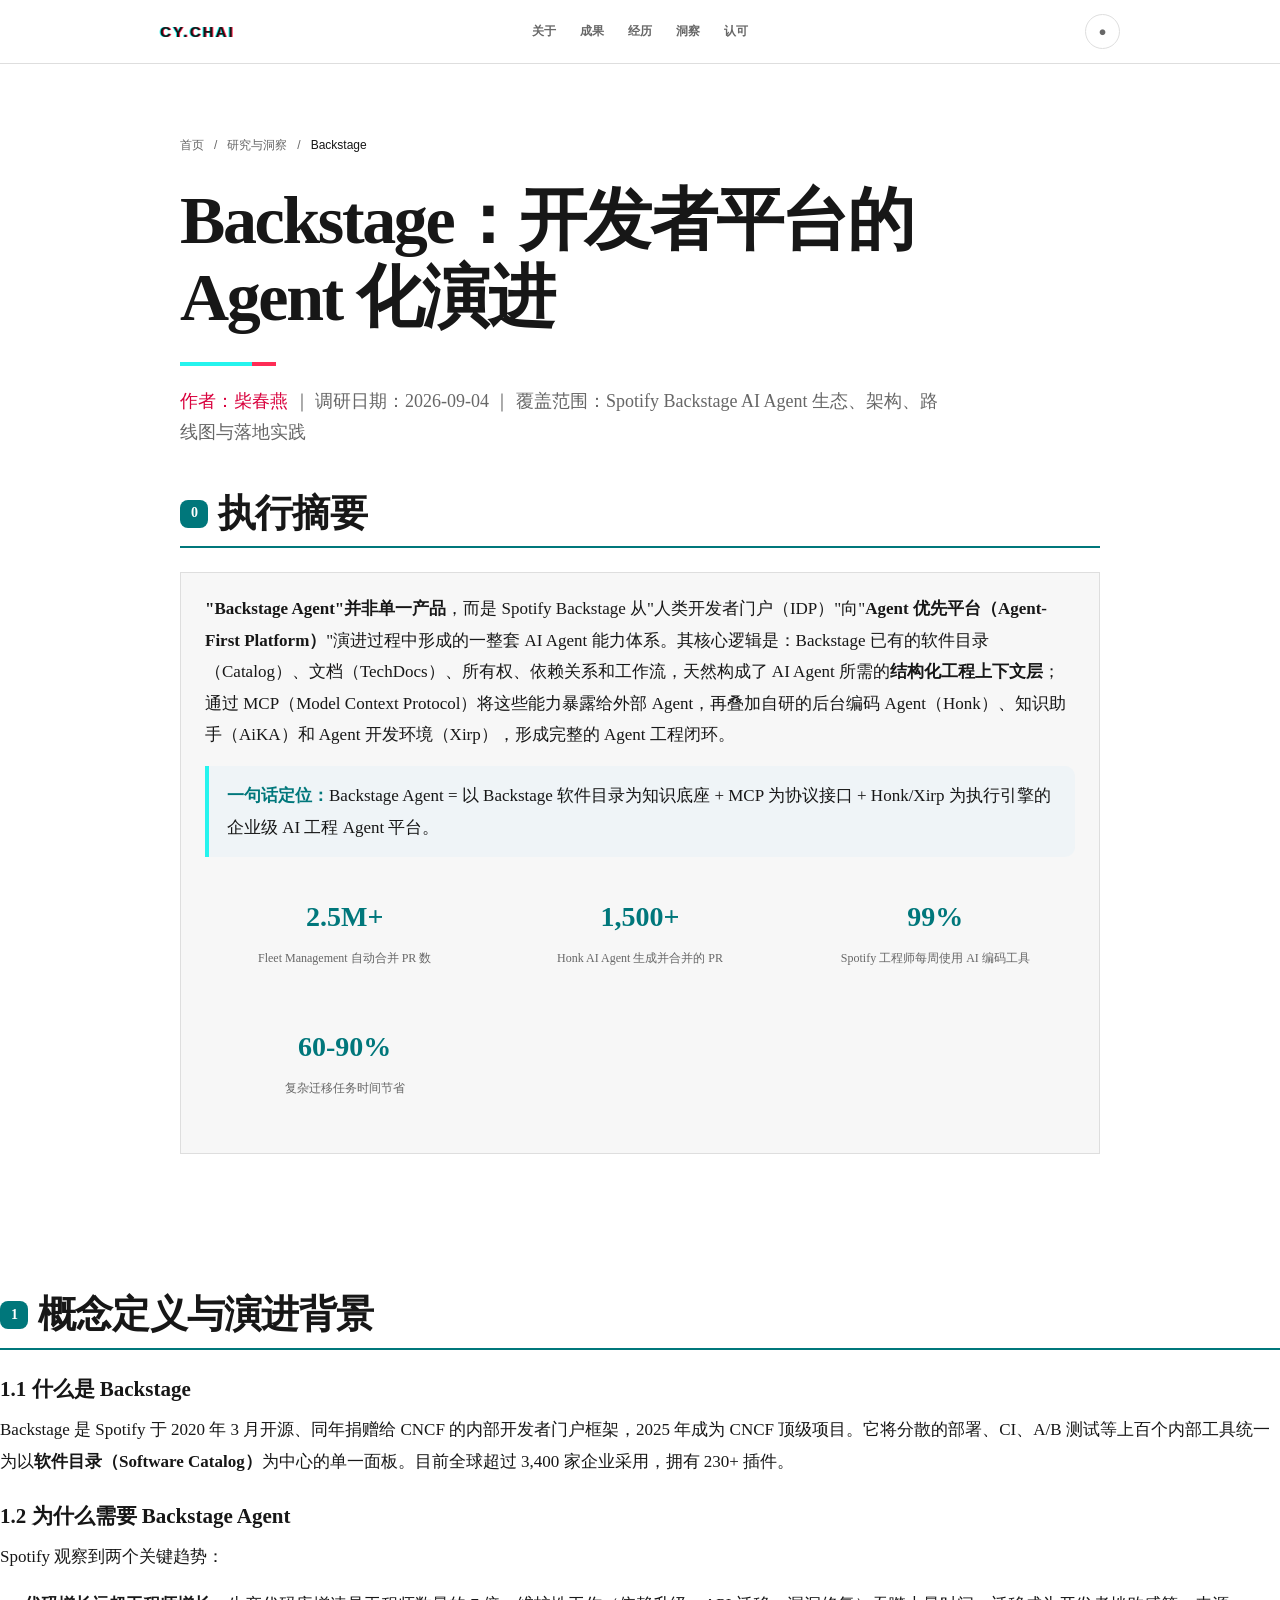
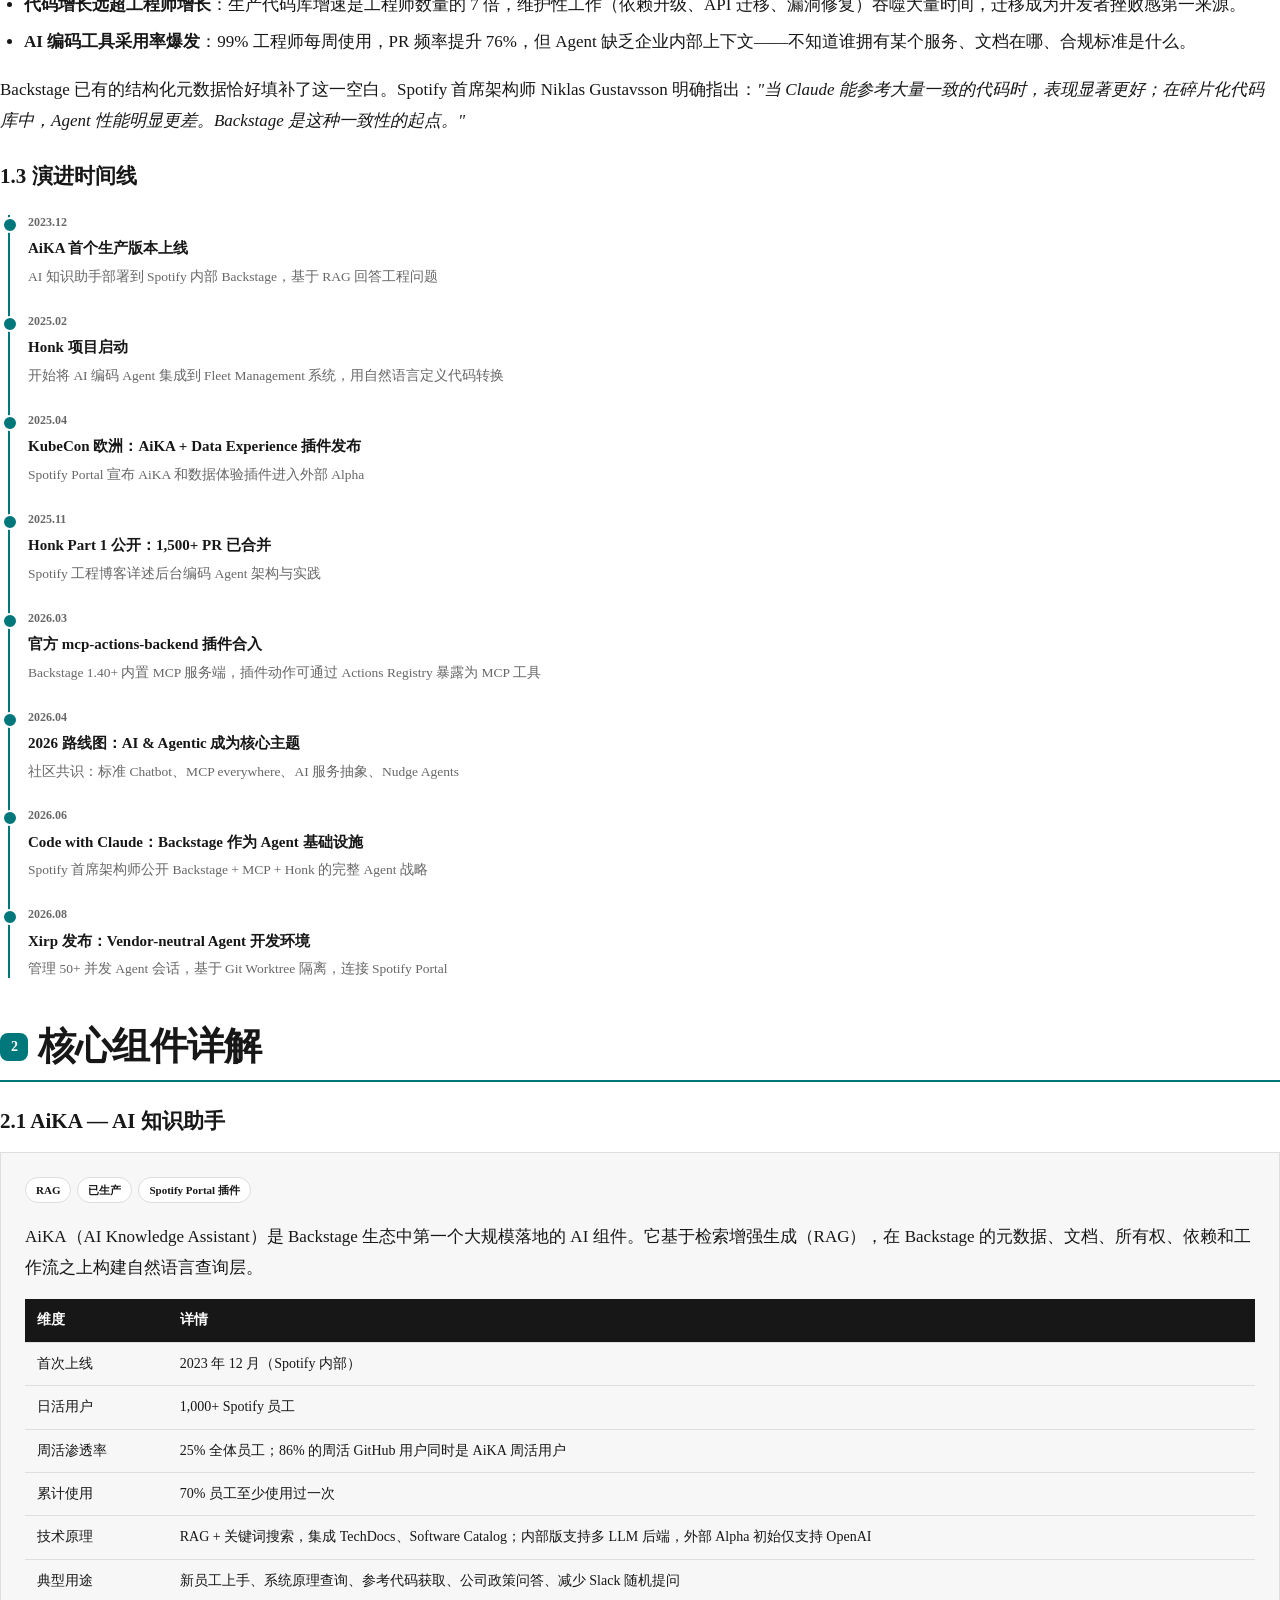
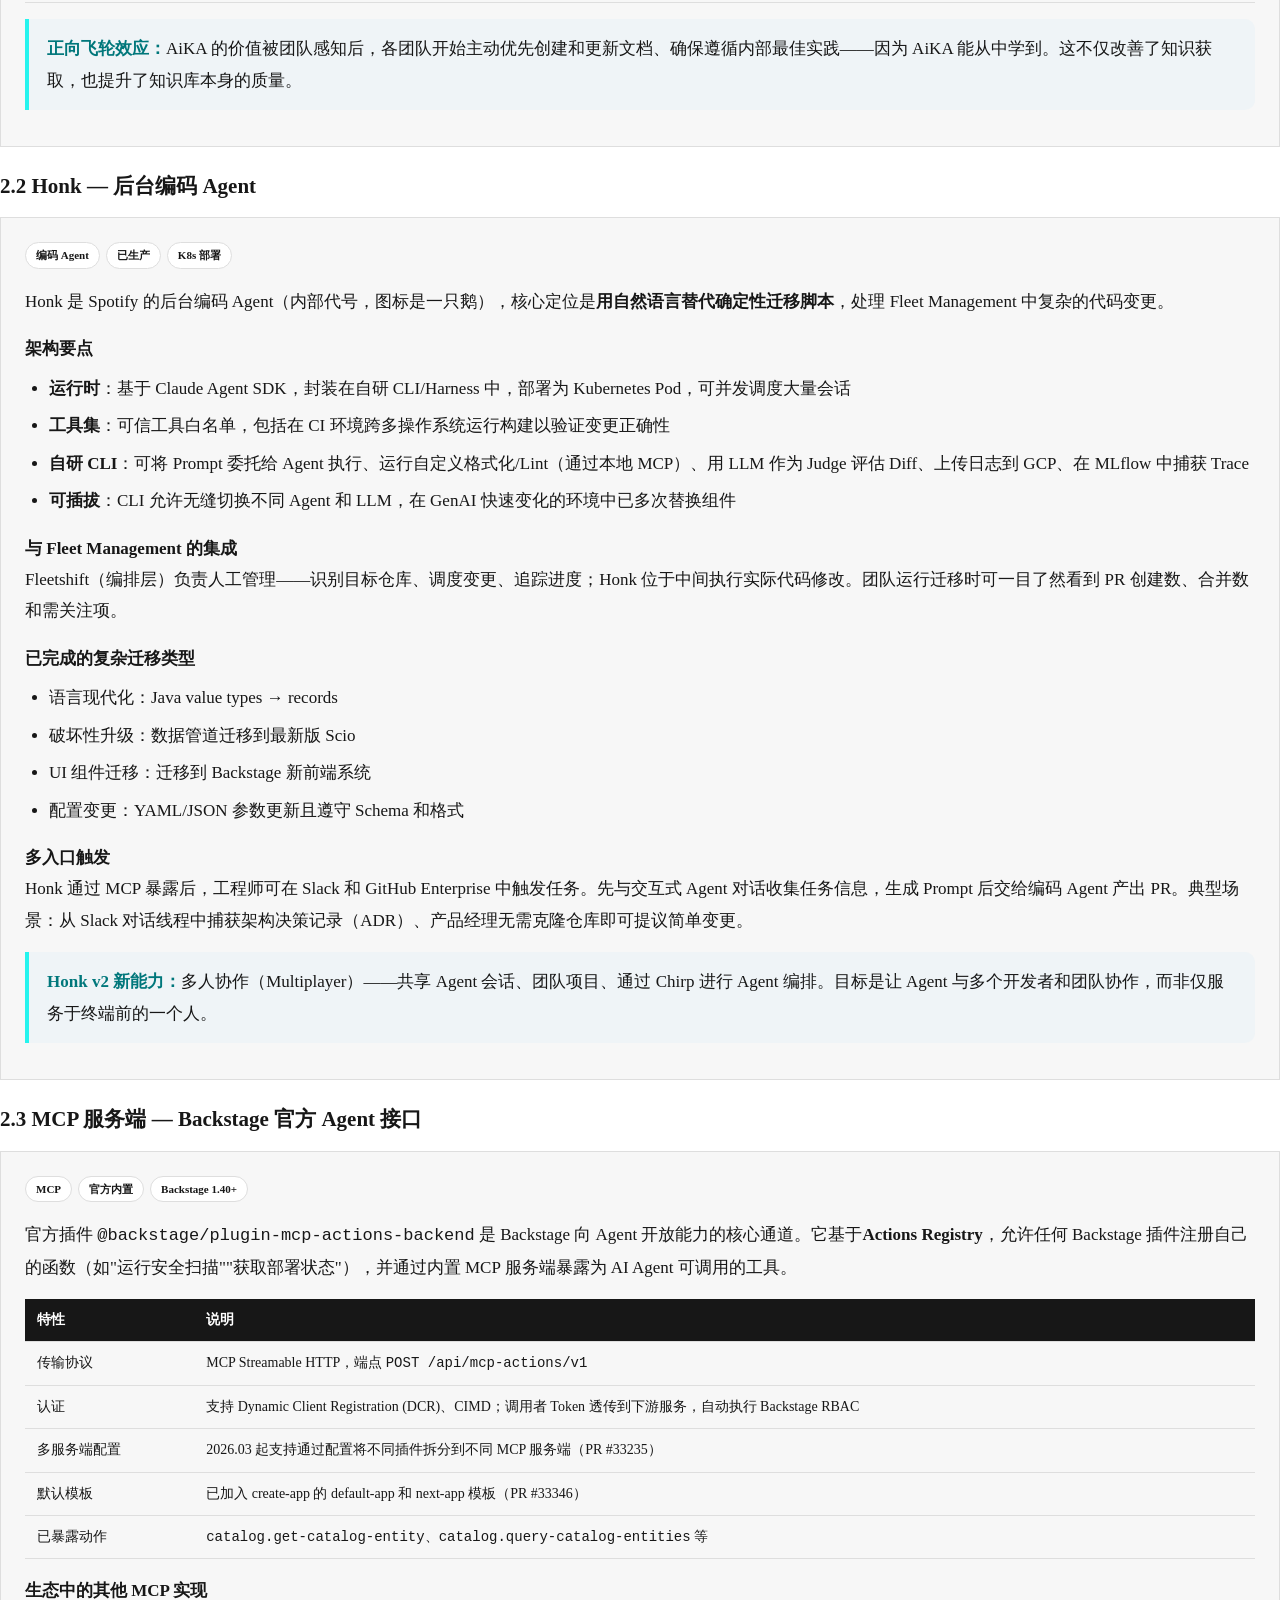
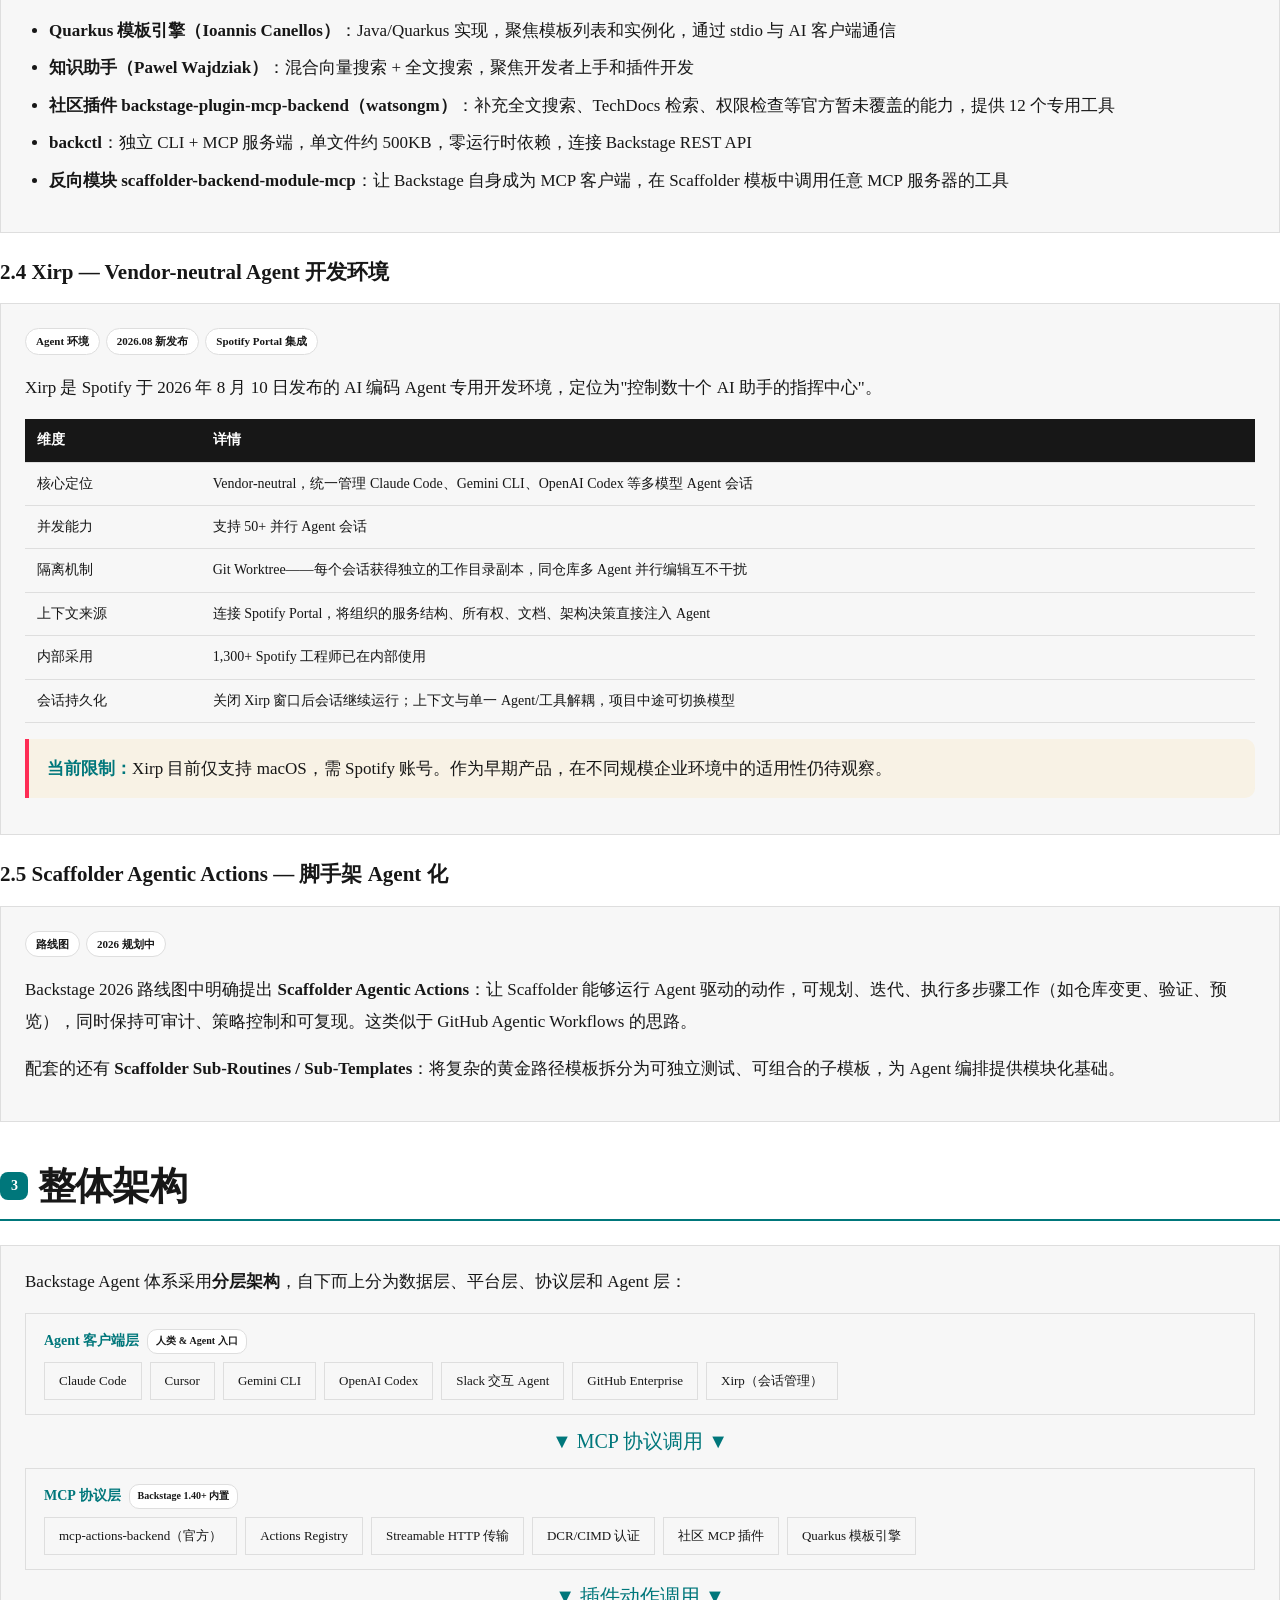
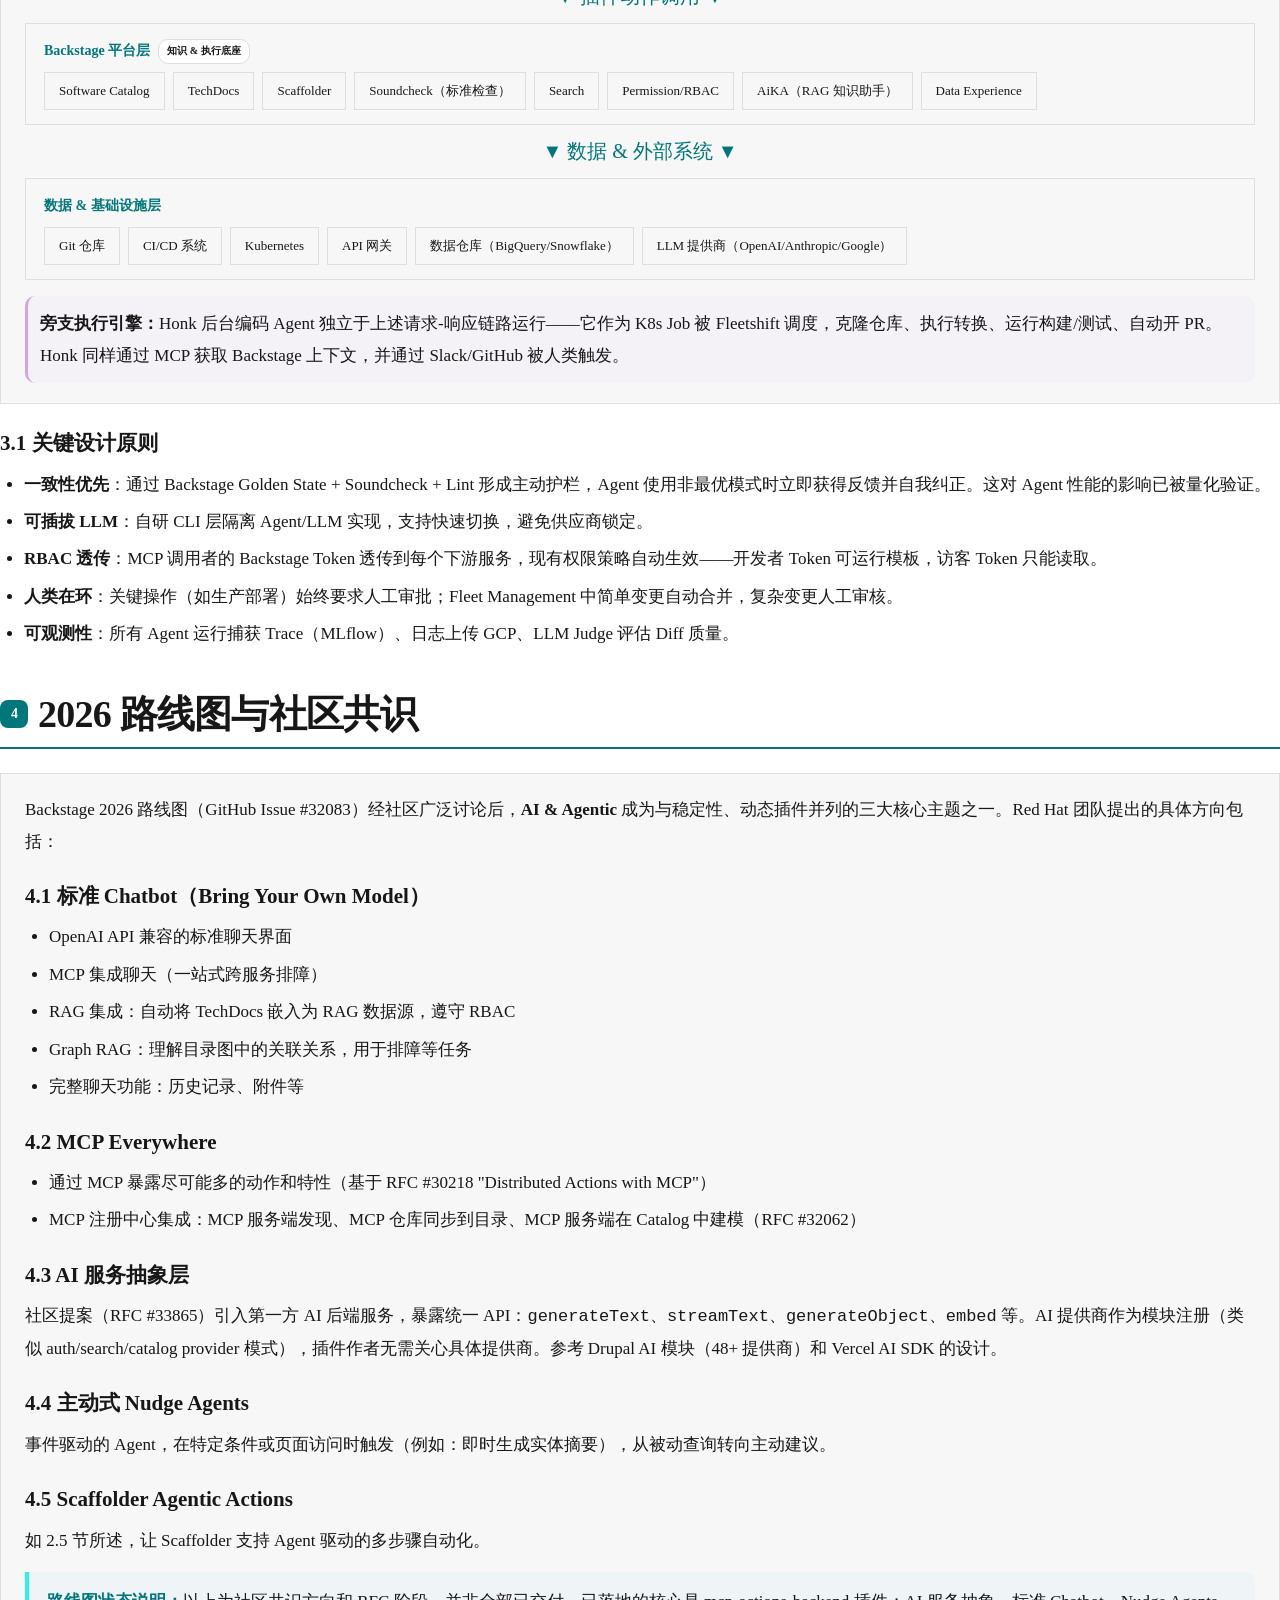
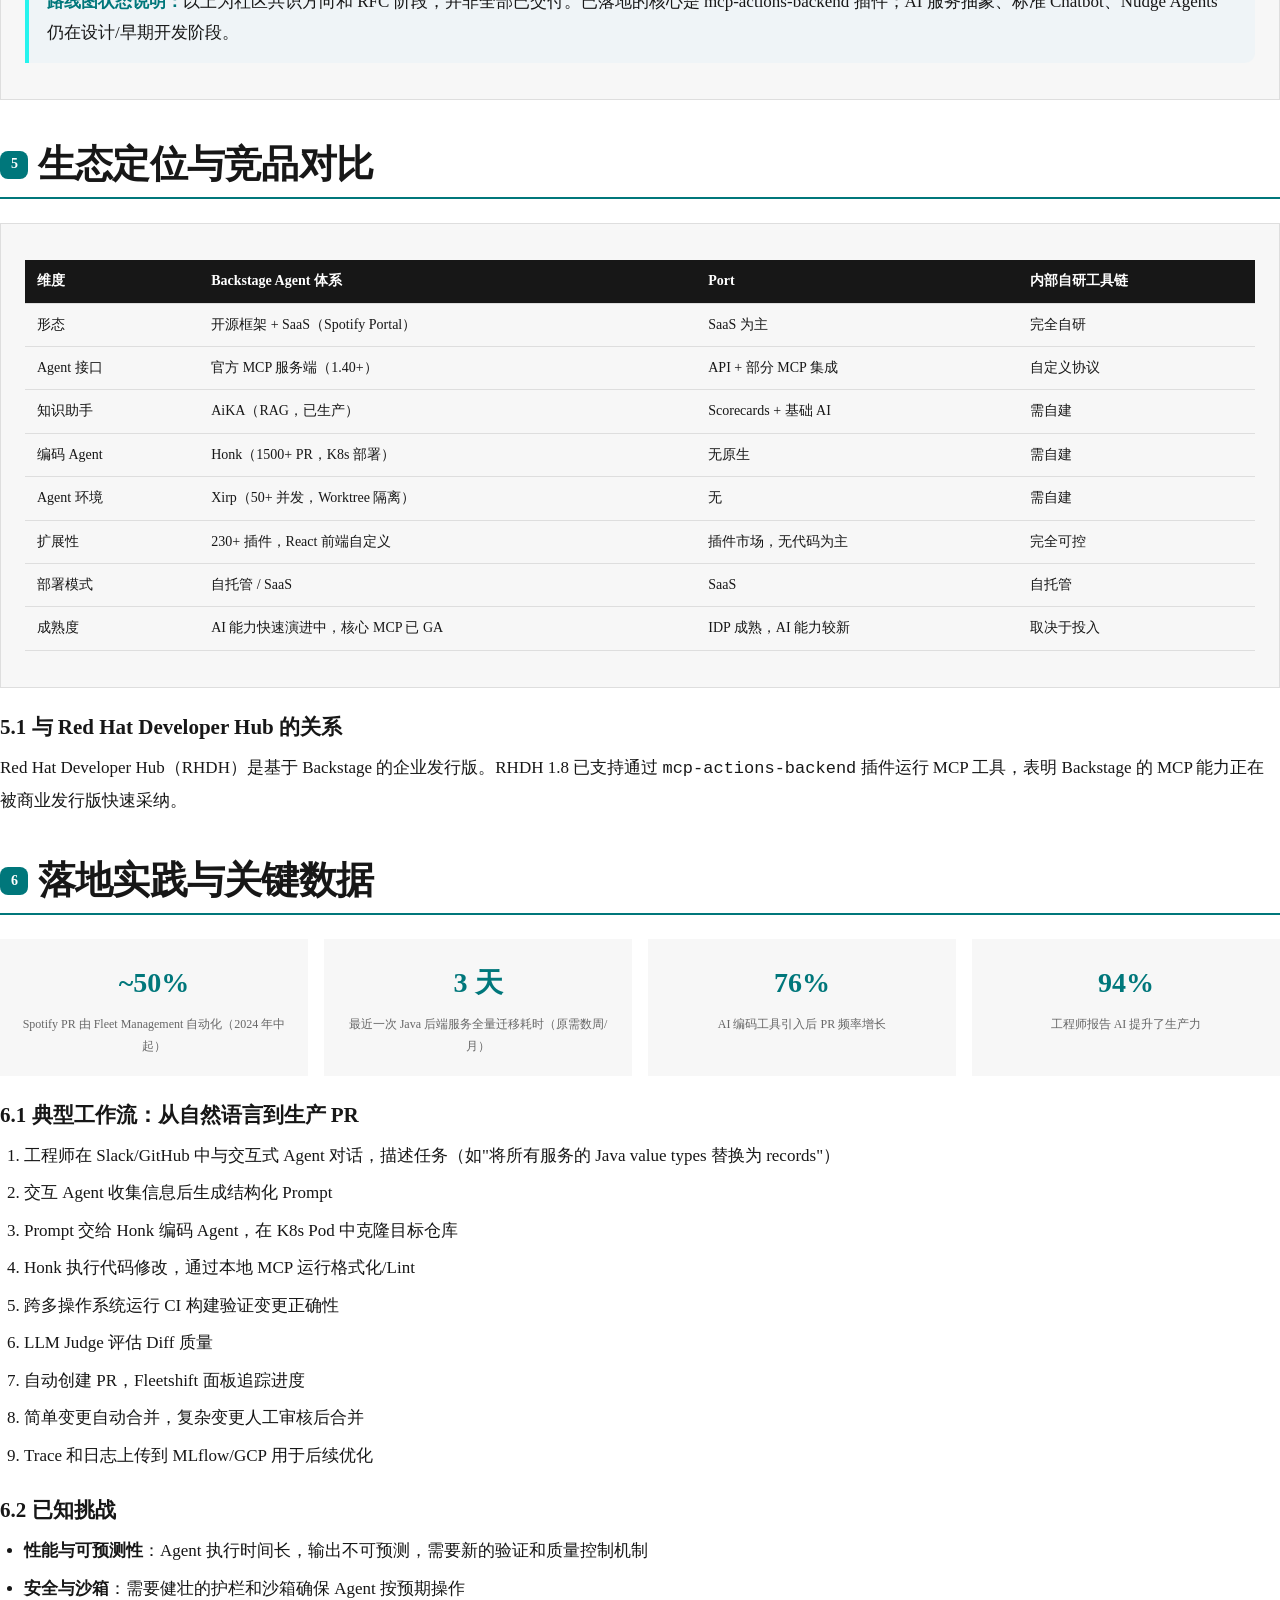
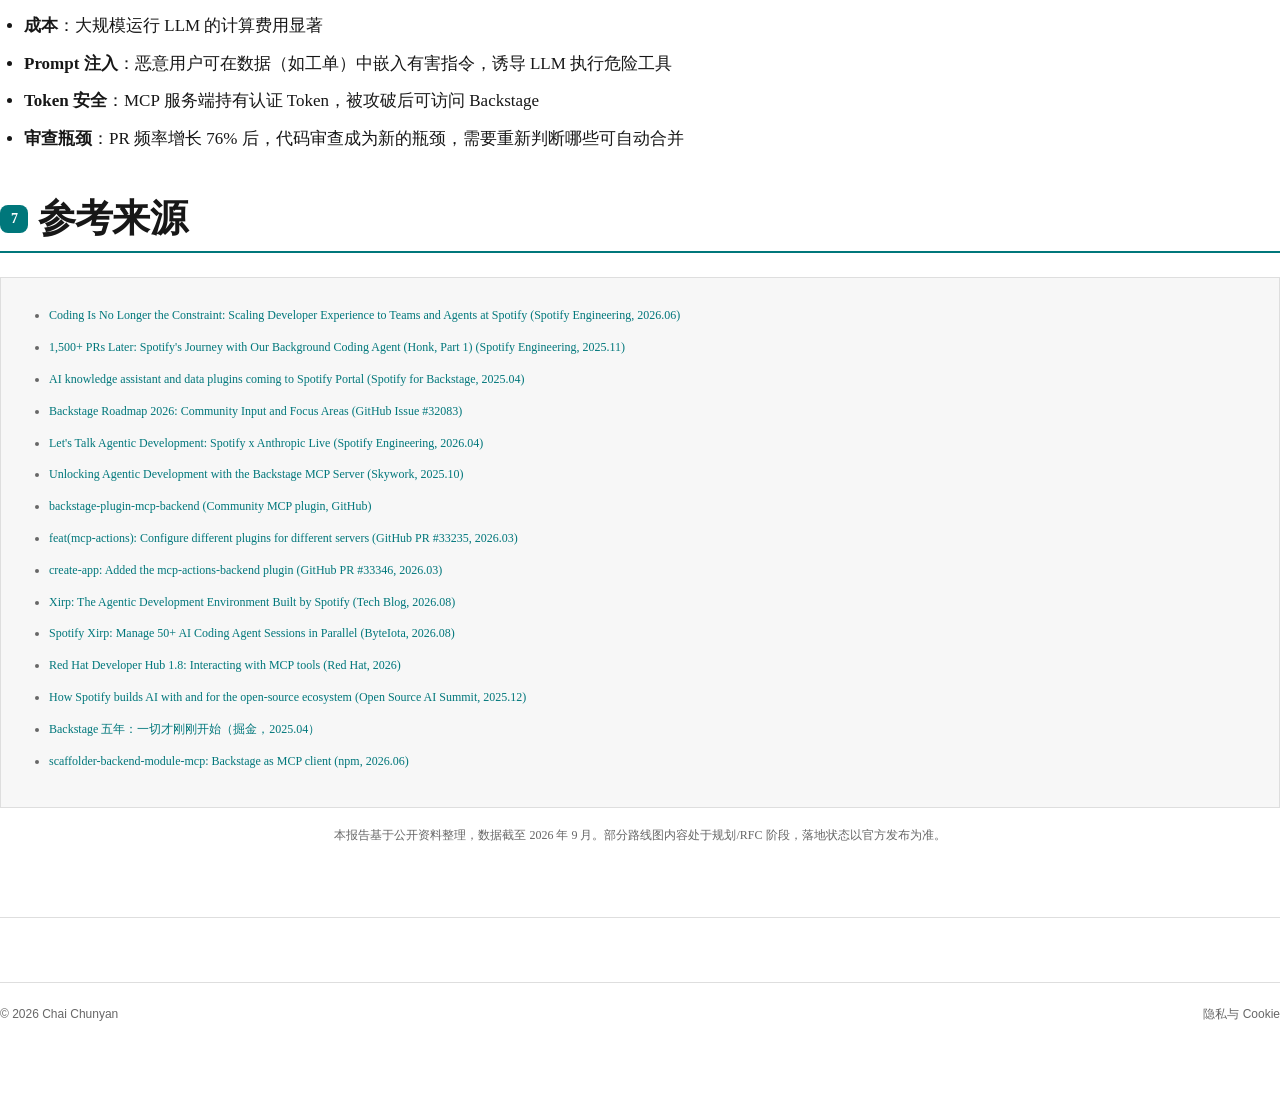
<file: insights/research/backstage-agent/index.html>
<!-- Generated by Trae Work -->
<!DOCTYPE html>
<html lang="zh-CN">
<head>
<script async src="https://pagead2.googlesyndication.com/pagead/js/adsbygoogle.js?client=ca-pub-6597524676844094" crossorigin="anonymous"></script>
<meta charset="UTF-8">
<meta name="viewport" content="width=device-width, initial-scale=1.0">
<meta name="description" content="围绕 Spotify Backstage 的 AI Agent 生态、架构、路线图与工程实践，分析开发者平台的 Agent 化演进。">
<link rel="canonical" href="https://cychai.github.io/insights/research/backstage-agent/">
<link rel="author" href="https://cychai.github.io/">
<meta property="og:type" content="article">
<meta property="og:title" content="Backstage：开发者平台的 Agent 化演进">
<meta property="og:description" content="分析 Spotify Backstage 的 AI Agent 生态、架构、路线图与工程实践。">
<meta property="og:url" content="https://cychai.github.io/insights/research/backstage-agent/">
<title>Backstage：开发者平台的 Agent 化演进 | 柴春燕</title>
<script type="application/ld+json">
{
  "@context": "https://schema.org",
  "@type": "Article",
  "headline": "Backstage：开发者平台的 Agent 化演进",
  "datePublished": "2026-09-04",
  "dateModified": "2026-09-04",
  "mainEntityOfPage": "https://cychai.github.io/insights/research/backstage-agent/",
  "author": {"@type": "Person", "name": "柴春燕", "url": "https://cychai.github.io/"}
}
</script>
<style>
  :root {
    --accent: #8BC8EA;
    --accent-dark: #3A8AB5;
    --text: #1A1B1C;
    --text-secondary: #6B7280;
    --bg: #F4F3EE;
    --card: #FFFFFF;
    --border: #E4E3DD;
    --green: #52C41A;
    --orange: #FAAD14;
    --red: #EA6668;
    --purple: #C9A7E8;
  }
  * { box-sizing: border-box; margin: 0; padding: 0; }
  body {
    font-family: 'PingFang SC', 'Segoe UI', Roboto, Arial, sans-serif;
    background: var(--bg);
    color: var(--text);
    line-height: 1.7;
    font-size: 15px;
  }
  .container { max-width: 960px; margin: 0 auto; padding: 32px 24px 64px; }
  h1 {
    font-size: 28px; font-weight: 700; margin-bottom: 8px;
    background: linear-gradient(135deg, var(--accent-dark), #5BA3C9);
    -webkit-background-clip: text; -webkit-text-fill-color: transparent;
    background-clip: text;
  }
  .subtitle { color: var(--text-secondary); font-size: 14px; margin-bottom: 32px; }
  h2 {
    font-size: 20px; font-weight: 700; margin: 40px 0 16px;
    padding-bottom: 8px; border-bottom: 2px solid var(--accent);
    display: flex; align-items: center; gap: 10px;
  }
  h2 .num {
    display: inline-flex; align-items: center; justify-content: center;
    width: 28px; height: 28px; border-radius: 8px;
    background: var(--accent); color: #fff; font-size: 14px; font-weight: 700;
  }
  h3 { font-size: 16px; font-weight: 600; margin: 24px 0 10px; color: var(--accent-dark); }
  p { margin-bottom: 12px; }
  ul, ol { margin: 8px 0 16px 24px; }
  li { margin-bottom: 6px; }
  .card {
    background: var(--card); border-radius: 14px; padding: 20px 24px;
    margin: 16px 0; border: 1px solid var(--border);
    box-shadow: 0 1px 3px rgba(0,0,0,0.04);
  }
  .card-grid {
    display: grid; grid-template-columns: repeat(auto-fit, minmax(260px, 1fr));
    gap: 16px; margin: 16px 0;
  }
  .metric-card {
    background: linear-gradient(135deg, rgba(139,200,234,0.12), rgba(139,200,234,0.25));
    border-radius: 12px; padding: 18px; text-align: center;
  }
  .metric-card .value { font-size: 28px; font-weight: 700; color: var(--accent-dark); }
  .metric-card .label { font-size: 12px; color: var(--text-secondary); margin-top: 4px; }
  table {
    width: 100%; border-collapse: collapse; margin: 16px 0; font-size: 13.5px;
  }
  th, td { padding: 10px 12px; text-align: left; border-bottom: 1px solid var(--border); }
  th { background: rgba(139,200,234,0.15); font-weight: 600; color: var(--accent-dark); }
  tr:hover { background: rgba(139,200,234,0.05); }
  .tag {
    display: inline-block; padding: 2px 10px; border-radius: 20px;
    font-size: 11px; font-weight: 600; margin-right: 6px;
  }
  .tag-blue { background: rgba(139,200,234,0.2); color: var(--accent-dark); }
  .tag-green { background: rgba(82,196,26,0.15); color: #389E0D; }
  .tag-orange { background: rgba(250,173,20,0.15); color: #D48806; }
  .tag-purple { background: rgba(201,167,232,0.2); color: #722ED1; }
  .callout {
    border-left: 4px solid var(--accent); background: rgba(139,200,234,0.08);
    padding: 14px 18px; border-radius: 0 10px 10px 0; margin: 16px 0;
  }
  .callout.warn { border-left-color: var(--orange); background: rgba(250,173,20,0.08); }
  .callout strong { color: var(--accent-dark); }
  .timeline { position: relative; padding-left: 28px; margin: 20px 0; }
  .timeline::before {
    content: ''; position: absolute; left: 8px; top: 4px; bottom: 4px;
    width: 2px; background: var(--accent);
  }
  .timeline-item { position: relative; margin-bottom: 20px; }
  .timeline-item::before {
    content: ''; position: absolute; left: -26px; top: 6px;
    width: 12px; height: 12px; border-radius: 50%;
    background: var(--accent); border: 2px solid #fff;
  }
  .timeline-item .date { font-size: 12px; color: var(--text-secondary); font-weight: 600; }
  .timeline-item .title { font-weight: 600; font-size: 15px; margin: 2px 0; }
  .timeline-item .desc { font-size: 13.5px; color: var(--text-secondary); }
  .arch-layer {
    border: 1px solid var(--border); border-radius: 12px; padding: 14px 18px;
    margin: 8px 0; background: var(--card);
  }
  .arch-layer .layer-title {
    font-weight: 700; font-size: 14px; color: var(--accent-dark); margin-bottom: 8px;
    display: flex; align-items: center; gap: 8px;
  }
  .arch-layer .layer-title .badge {
    font-size: 10px; padding: 2px 8px; border-radius: 10px;
    background: var(--accent); color: #fff; font-weight: 600;
  }
  .arch-items { display: flex; flex-wrap: wrap; gap: 8px; }
  .arch-item {
    padding: 6px 14px; border-radius: 8px; font-size: 13px; font-weight: 500;
    background: rgba(139,200,234,0.1); border: 1px solid rgba(139,200,234,0.3);
  }
  .arch-item.alt { background: rgba(201,167,232,0.1); border-color: rgba(201,167,232,0.3); }
  .arch-item.green { background: rgba(82,196,26,0.08); border-color: rgba(82,196,26,0.25); }
  .arrow-down { text-align: center; color: var(--accent); font-size: 20px; margin: 2px 0; }
  .source-list { font-size: 12px; color: var(--text-secondary); }
  .source-list li { margin-bottom: 4px; }
  .source-list a { color: var(--accent-dark); text-decoration: none; }
  .source-list a:hover { text-decoration: underline; }
  @media (max-width: 600px) {
    .container { padding: 20px 14px 48px; }
    h1 { font-size: 22px; }
    h2 { font-size: 17px; }
    .card { padding: 14px 16px; }
  }
</style>
<link rel="stylesheet" href="../../article.css">
</head>
<body>
<header class="article-sitebar">
  <a class="article-brand" href="../../../">CY.CHAI</a>
  <nav class="article-nav"><a href="../../../#about">关于</a><a href="../../../#impact">成果</a><a href="../../../#experience">经历</a><a href="../../">洞察</a><a href="../../../#recognition">认可</a></nav>
  <button class="article-theme-toggle" type="button" aria-label="切换为黑色主题" aria-pressed="false">●</button>
</header>
<main class="container">

<nav class="article-breadcrumb" aria-label="面包屑">
  <a href="../../../">首页</a><span>/</span><a href="../../">研究与洞察</a><span>/</span><span aria-current="page">Backstage</span>
</nav>
<h1>Backstage：开发者平台的 Agent 化演进</h1>
<p class="subtitle"><a href="../../../" rel="author">作者：柴春燕</a> ｜ 调研日期：2026-09-04 ｜ 覆盖范围：Spotify Backstage AI Agent 生态、架构、路线图与落地实践</p>

<!-- ============ 执行摘要 ============ -->
<h2><span class="num">0</span>执行摘要</h2>
<div class="card">
  <p><strong>"Backstage Agent"并非单一产品</strong>，而是 Spotify Backstage 从"人类开发者门户（IDP）"向"<strong>Agent 优先平台（Agent-First Platform）</strong>"演进过程中形成的一整套 AI Agent 能力体系。其核心逻辑是：Backstage 已有的软件目录（Catalog）、文档（TechDocs）、所有权、依赖关系和工作流，天然构成了 AI Agent 所需的<strong>结构化工程上下文层</strong>；通过 MCP（Model Context Protocol）将这些能力暴露给外部 Agent，再叠加自研的后台编码 Agent（Honk）、知识助手（AiKA）和 Agent 开发环境（Xirp），形成完整的 Agent 工程闭环。</p>
  <div class="callout">
    <strong>一句话定位：</strong>Backstage Agent = 以 Backstage 软件目录为知识底座 + MCP 为协议接口 + Honk/Xirp 为执行引擎的企业级 AI 工程 Agent 平台。
  </div>
  <div class="card-grid">
    <div class="metric-card"><div class="value">2.5M+</div><div class="label">Fleet Management 自动合并 PR 数</div></div>
    <div class="metric-card"><div class="value">1,500+</div><div class="label">Honk AI Agent 生成并合并的 PR</div></div>
    <div class="metric-card"><div class="value">99%</div><div class="label">Spotify 工程师每周使用 AI 编码工具</div></div>
    <div class="metric-card"><div class="value">60-90%</div><div class="label">复杂迁移任务时间节省</div></div>
  </div>
</main>

<!-- ============ 概念定义 ============ -->
<h2><span class="num">1</span>概念定义与演进背景</h2>

<h3>1.1 什么是 Backstage</h3>
<p>Backstage 是 Spotify 于 2020 年 3 月开源、同年捐赠给 CNCF 的内部开发者门户框架，2025 年成为 CNCF 顶级项目。它将分散的部署、CI、A/B 测试等上百个内部工具统一为以<strong>软件目录（Software Catalog）</strong>为中心的单一面板。目前全球超过 3,400 家企业采用，拥有 230+ 插件。</p>

<h3>1.2 为什么需要 Backstage Agent</h3>
<p>Spotify 观察到两个关键趋势：</p>
<ul>
  <li><strong>代码增长远超工程师增长</strong>：生产代码库增速是工程师数量的 7 倍，维护性工作（依赖升级、API 迁移、漏洞修复）吞噬大量时间，迁移成为开发者挫败感第一来源。</li>
  <li><strong>AI 编码工具采用率爆发</strong>：99% 工程师每周使用，PR 频率提升 76%，但 Agent 缺乏企业内部上下文——不知道谁拥有某个服务、文档在哪、合规标准是什么。</li>
</ul>
<p>Backstage 已有的结构化元数据恰好填补了这一空白。Spotify 首席架构师 Niklas Gustavsson 明确指出：<em>"当 Claude 能参考大量一致的代码时，表现显著更好；在碎片化代码库中，Agent 性能明显更差。Backstage 是这种一致性的起点。"</em></p>

<h3>1.3 演进时间线</h3>
<div class="timeline">
  <div class="timeline-item">
    <div class="date">2023.12</div>
    <div class="title">AiKA 首个生产版本上线</div>
    <div class="desc">AI 知识助手部署到 Spotify 内部 Backstage，基于 RAG 回答工程问题</div>
  </div>
  <div class="timeline-item">
    <div class="date">2025.02</div>
    <div class="title">Honk 项目启动</div>
    <div class="desc">开始将 AI 编码 Agent 集成到 Fleet Management 系统，用自然语言定义代码转换</div>
  </div>
  <div class="timeline-item">
    <div class="date">2025.04</div>
    <div class="title">KubeCon 欧洲：AiKA + Data Experience 插件发布</div>
    <div class="desc">Spotify Portal 宣布 AiKA 和数据体验插件进入外部 Alpha</div>
  </div>
  <div class="timeline-item">
    <div class="date">2025.11</div>
    <div class="title">Honk Part 1 公开：1,500+ PR 已合并</div>
    <div class="desc">Spotify 工程博客详述后台编码 Agent 架构与实践</div>
  </div>
  <div class="timeline-item">
    <div class="date">2026.03</div>
    <div class="title">官方 mcp-actions-backend 插件合入</div>
    <div class="desc">Backstage 1.40+ 内置 MCP 服务端，插件动作可通过 Actions Registry 暴露为 MCP 工具</div>
  </div>
  <div class="timeline-item">
    <div class="date">2026.04</div>
    <div class="title">2026 路线图：AI & Agentic 成为核心主题</div>
    <div class="desc">社区共识：标准 Chatbot、MCP everywhere、AI 服务抽象、Nudge Agents</div>
  </div>
  <div class="timeline-item">
    <div class="date">2026.06</div>
    <div class="title">Code with Claude：Backstage 作为 Agent 基础设施</div>
    <div class="desc">Spotify 首席架构师公开 Backstage + MCP + Honk 的完整 Agent 战略</div>
  </div>
  <div class="timeline-item">
    <div class="date">2026.08</div>
    <div class="title">Xirp 发布：Vendor-neutral Agent 开发环境</div>
    <div class="desc">管理 50+ 并发 Agent 会话，基于 Git Worktree 隔离，连接 Spotify Portal</div>
  </div>
</div>

<!-- ============ 核心组件 ============ -->
<h2><span class="num">2</span>核心组件详解</h2>

<h3>2.1 AiKA — AI 知识助手</h3>
<div class="card">
  <p><span class="tag tag-blue">RAG</span><span class="tag tag-green">已生产</span><span class="tag tag-purple">Spotify Portal 插件</span></p>
  <p>AiKA（AI Knowledge Assistant）是 Backstage 生态中第一个大规模落地的 AI 组件。它基于检索增强生成（RAG），在 Backstage 的元数据、文档、所有权、依赖和工作流之上构建自然语言查询层。</p>
  <table>
    <tr><th>维度</th><th>详情</th></tr>
    <tr><td>首次上线</td><td>2023 年 12 月（Spotify 内部）</td></tr>
    <tr><td>日活用户</td><td>1,000+ Spotify 员工</td></tr>
    <tr><td>周活渗透率</td><td>25% 全体员工；86% 的周活 GitHub 用户同时是 AiKA 周活用户</td></tr>
    <tr><td>累计使用</td><td>70% 员工至少使用过一次</td></tr>
    <tr><td>技术原理</td><td>RAG + 关键词搜索，集成 TechDocs、Software Catalog；内部版支持多 LLM 后端，外部 Alpha 初始仅支持 OpenAI</td></tr>
    <tr><td>典型用途</td><td>新员工上手、系统原理查询、参考代码获取、公司政策问答、减少 Slack 随机提问</td></tr>
  </table>
  <div class="callout">
    <strong>正向飞轮效应：</strong>AiKA 的价值被团队感知后，各团队开始主动优先创建和更新文档、确保遵循内部最佳实践——因为 AiKA 能从中学到。这不仅改善了知识获取，也提升了知识库本身的质量。
  </div>
</div>

<h3>2.2 Honk — 后台编码 Agent</h3>
<div class="card">
  <p><span class="tag tag-blue">编码 Agent</span><span class="tag tag-green">已生产</span><span class="tag tag-orange">K8s 部署</span></p>
  <p>Honk 是 Spotify 的后台编码 Agent（内部代号，图标是一只鹅），核心定位是<strong>用自然语言替代确定性迁移脚本</strong>，处理 Fleet Management 中复杂的代码变更。</p>
  <h4>架构要点</h4>
  <ul>
    <li><strong>运行时</strong>：基于 Claude Agent SDK，封装在自研 CLI/Harness 中，部署为 Kubernetes Pod，可并发调度大量会话</li>
    <li><strong>工具集</strong>：可信工具白名单，包括在 CI 环境跨多操作系统运行构建以验证变更正确性</li>
    <li><strong>自研 CLI</strong>：可将 Prompt 委托给 Agent 执行、运行自定义格式化/Lint（通过本地 MCP）、用 LLM 作为 Judge 评估 Diff、上传日志到 GCP、在 MLflow 中捕获 Trace</li>
    <li><strong>可插拔</strong>：CLI 允许无缝切换不同 Agent 和 LLM，在 GenAI 快速变化的环境中已多次替换组件</li>
  </ul>
  <h4>与 Fleet Management 的集成</h4>
  <p>Fleetshift（编排层）负责人工管理——识别目标仓库、调度变更、追踪进度；Honk 位于中间执行实际代码修改。团队运行迁移时可一目了然看到 PR 创建数、合并数和需关注项。</p>
  <h4>已完成的复杂迁移类型</h4>
  <ul>
    <li>语言现代化：Java value types → records</li>
    <li>破坏性升级：数据管道迁移到最新版 Scio</li>
    <li>UI 组件迁移：迁移到 Backstage 新前端系统</li>
    <li>配置变更：YAML/JSON 参数更新且遵守 Schema 和格式</li>
  </ul>
  <h4>多入口触发</h4>
  <p>Honk 通过 MCP 暴露后，工程师可在 Slack 和 GitHub Enterprise 中触发任务。先与交互式 Agent 对话收集任务信息，生成 Prompt 后交给编码 Agent 产出 PR。典型场景：从 Slack 对话线程中捕获架构决策记录（ADR）、产品经理无需克隆仓库即可提议简单变更。</p>
  <div class="callout">
    <strong>Honk v2 新能力：</strong>多人协作（Multiplayer）——共享 Agent 会话、团队项目、通过 Chirp 进行 Agent 编排。目标是让 Agent 与多个开发者和团队协作，而非仅服务于终端前的一个人。
  </div>
</div>

<h3>2.3 MCP 服务端 — Backstage 官方 Agent 接口</h3>
<div class="card">
  <p><span class="tag tag-blue">MCP</span><span class="tag tag-green">官方内置</span><span class="tag tag-purple">Backstage 1.40+</span></p>
  <p>官方插件 <code>@backstage/plugin-mcp-actions-backend</code> 是 Backstage 向 Agent 开放能力的核心通道。它基于<strong>Actions Registry</strong>，允许任何 Backstage 插件注册自己的函数（如"运行安全扫描""获取部署状态"），并通过内置 MCP 服务端暴露为 AI Agent 可调用的工具。</p>
  <table>
    <tr><th>特性</th><th>说明</th></tr>
    <tr><td>传输协议</td><td>MCP Streamable HTTP，端点 <code>POST /api/mcp-actions/v1</code></td></tr>
    <tr><td>认证</td><td>支持 Dynamic Client Registration (DCR)、CIMD；调用者 Token 透传到下游服务，自动执行 Backstage RBAC</td></tr>
    <tr><td>多服务端配置</td><td>2026.03 起支持通过配置将不同插件拆分到不同 MCP 服务端（PR #33235）</td></tr>
    <tr><td>默认模板</td><td>已加入 create-app 的 default-app 和 next-app 模板（PR #33346）</td></tr>
    <tr><td>已暴露动作</td><td><code>catalog.get-catalog-entity</code>、<code>catalog.query-catalog-entities</code> 等</td></tr>
  </table>
  <h4>生态中的其他 MCP 实现</h4>
  <ul>
    <li><strong>Quarkus 模板引擎（Ioannis Canellos）</strong>：Java/Quarkus 实现，聚焦模板列表和实例化，通过 stdio 与 AI 客户端通信</li>
    <li><strong>知识助手（Pawel Wajdziak）</strong>：混合向量搜索 + 全文搜索，聚焦开发者上手和插件开发</li>
    <li><strong>社区插件 backstage-plugin-mcp-backend（watsongm）</strong>：补充全文搜索、TechDocs 检索、权限检查等官方暂未覆盖的能力，提供 12 个专用工具</li>
    <li><strong>backctl</strong>：独立 CLI + MCP 服务端，单文件约 500KB，零运行时依赖，连接 Backstage REST API</li>
    <li><strong>反向模块 scaffolder-backend-module-mcp</strong>：让 Backstage 自身成为 MCP 客户端，在 Scaffolder 模板中调用任意 MCP 服务器的工具</li>
  </ul>
</div>

<h3>2.4 Xirp — Vendor-neutral Agent 开发环境</h3>
<div class="card">
  <p><span class="tag tag-blue">Agent 环境</span><span class="tag tag-orange">2026.08 新发布</span><span class="tag tag-purple">Spotify Portal 集成</span></p>
  <p>Xirp 是 Spotify 于 2026 年 8 月 10 日发布的 AI 编码 Agent 专用开发环境，定位为"控制数十个 AI 助手的指挥中心"。</p>
  <table>
    <tr><th>维度</th><th>详情</th></tr>
    <tr><td>核心定位</td><td>Vendor-neutral，统一管理 Claude Code、Gemini CLI、OpenAI Codex 等多模型 Agent 会话</td></tr>
    <tr><td>并发能力</td><td>支持 50+ 并行 Agent 会话</td></tr>
    <tr><td>隔离机制</td><td>Git Worktree——每个会话获得独立的工作目录副本，同仓库多 Agent 并行编辑互不干扰</td></tr>
    <tr><td>上下文来源</td><td>连接 Spotify Portal，将组织的服务结构、所有权、文档、架构决策直接注入 Agent</td></tr>
    <tr><td>内部采用</td><td>1,300+ Spotify 工程师已在内部使用</td></tr>
    <tr><td>会话持久化</td><td>关闭 Xirp 窗口后会话继续运行；上下文与单一 Agent/工具解耦，项目中途可切换模型</td></tr>
  </table>
  <div class="callout warn">
    <strong>当前限制：</strong>Xirp 目前仅支持 macOS，需 Spotify 账号。作为早期产品，在不同规模企业环境中的适用性仍待观察。
  </div>
</div>

<h3>2.5 Scaffolder Agentic Actions — 脚手架 Agent 化</h3>
<div class="card">
  <p><span class="tag tag-blue">路线图</span><span class="tag tag-orange">2026 规划中</span></p>
  <p>Backstage 2026 路线图中明确提出 <strong>Scaffolder Agentic Actions</strong>：让 Scaffolder 能够运行 Agent 驱动的动作，可规划、迭代、执行多步骤工作（如仓库变更、验证、预览），同时保持可审计、策略控制和可复现。这类似于 GitHub Agentic Workflows 的思路。</p>
  <p>配套的还有 <strong>Scaffolder Sub-Routines / Sub-Templates</strong>：将复杂的黄金路径模板拆分为可独立测试、可组合的子模板，为 Agent 编排提供模块化基础。</p>
</div>

<!-- ============ 架构 ============ -->
<h2><span class="num">3</span>整体架构</h2>

<div class="card">
  <p>Backstage Agent 体系采用<strong>分层架构</strong>，自下而上分为数据层、平台层、协议层和 Agent 层：</p>

  <div class="arch-layer">
    <div class="layer-title">Agent 客户端层 <span class="badge">人类 & Agent 入口</span></div>
    <div class="arch-items">
      <span class="arch-item">Claude Code</span>
      <span class="arch-item">Cursor</span>
      <span class="arch-item">Gemini CLI</span>
      <span class="arch-item">OpenAI Codex</span>
      <span class="arch-item">Slack 交互 Agent</span>
      <span class="arch-item">GitHub Enterprise</span>
      <span class="arch-item">Xirp（会话管理）</span>
    </div>
  </div>
  <div class="arrow-down">▼ MCP 协议调用 ▼</div>

  <div class="arch-layer">
    <div class="layer-title">MCP 协议层 <span class="badge">Backstage 1.40+ 内置</span></div>
    <div class="arch-items">
      <span class="arch-item">mcp-actions-backend（官方）</span>
      <span class="arch-item">Actions Registry</span>
      <span class="arch-item">Streamable HTTP 传输</span>
      <span class="arch-item">DCR/CIMD 认证</span>
      <span class="arch-item alt">社区 MCP 插件</span>
      <span class="arch-item alt">Quarkus 模板引擎</span>
    </div>
  </div>
  <div class="arrow-down">▼ 插件动作调用 ▼</div>

  <div class="arch-layer">
    <div class="layer-title">Backstage 平台层 <span class="badge">知识 & 执行底座</span></div>
    <div class="arch-items">
      <span class="arch-item green">Software Catalog</span>
      <span class="arch-item green">TechDocs</span>
      <span class="arch-item green">Scaffolder</span>
      <span class="arch-item green">Soundcheck（标准检查）</span>
      <span class="arch-item green">Search</span>
      <span class="arch-item green">Permission/RBAC</span>
      <span class="arch-item">AiKA（RAG 知识助手）</span>
      <span class="arch-item">Data Experience</span>
    </div>
  </div>
  <div class="arrow-down">▼ 数据 & 外部系统 ▼</div>

  <div class="arch-layer">
    <div class="layer-title">数据 & 基础设施层</div>
    <div class="arch-items">
      <span class="arch-item">Git 仓库</span>
      <span class="arch-item">CI/CD 系统</span>
      <span class="arch-item">Kubernetes</span>
      <span class="arch-item">API 网关</span>
      <span class="arch-item">数据仓库（BigQuery/Snowflake）</span>
      <span class="arch-item">LLM 提供商（OpenAI/Anthropic/Google）</span>
    </div>
  </div>

  <div style="margin-top: 16px; padding: 12px; background: rgba(201,167,232,0.08); border-radius: 10px; border-left: 3px solid var(--purple);">
    <strong>旁支执行引擎：</strong>Honk 后台编码 Agent 独立于上述请求-响应链路运行——它作为 K8s Job 被 Fleetshift 调度，克隆仓库、执行转换、运行构建/测试、自动开 PR。Honk 同样通过 MCP 获取 Backstage 上下文，并通过 Slack/GitHub 被人类触发。
  </div>
</div>

<h3>3.1 关键设计原则</h3>
<ul>
  <li><strong>一致性优先</strong>：通过 Backstage Golden State + Soundcheck + Lint 形成主动护栏，Agent 使用非最优模式时立即获得反馈并自我纠正。这对 Agent 性能的影响已被量化验证。</li>
  <li><strong>可插拔 LLM</strong>：自研 CLI 层隔离 Agent/LLM 实现，支持快速切换，避免供应商锁定。</li>
  <li><strong>RBAC 透传</strong>：MCP 调用者的 Backstage Token 透传到每个下游服务，现有权限策略自动生效——开发者 Token 可运行模板，访客 Token 只能读取。</li>
  <li><strong>人类在环</strong>：关键操作（如生产部署）始终要求人工审批；Fleet Management 中简单变更自动合并，复杂变更人工审核。</li>
  <li><strong>可观测性</strong>：所有 Agent 运行捕获 Trace（MLflow）、日志上传 GCP、LLM Judge 评估 Diff 质量。</li>
</ul>

<!-- ============ 2026 路线图 ============ -->
<h2><span class="num">4</span>2026 路线图与社区共识</h2>

<div class="card">
  <p>Backstage 2026 路线图（GitHub Issue #32083）经社区广泛讨论后，<strong>AI & Agentic</strong> 成为与稳定性、动态插件并列的三大核心主题之一。Red Hat 团队提出的具体方向包括：</p>

  <h3>4.1 标准 Chatbot（Bring Your Own Model）</h3>
  <ul>
    <li>OpenAI API 兼容的标准聊天界面</li>
    <li>MCP 集成聊天（一站式跨服务排障）</li>
    <li>RAG 集成：自动将 TechDocs 嵌入为 RAG 数据源，遵守 RBAC</li>
    <li>Graph RAG：理解目录图中的关联关系，用于排障等任务</li>
    <li>完整聊天功能：历史记录、附件等</li>
  </ul>

  <h3>4.2 MCP Everywhere</h3>
  <ul>
    <li>通过 MCP 暴露尽可能多的动作和特性（基于 RFC #30218 "Distributed Actions with MCP"）</li>
    <li>MCP 注册中心集成：MCP 服务端发现、MCP 仓库同步到目录、MCP 服务端在 Catalog 中建模（RFC #32062）</li>
  </ul>

  <h3>4.3 AI 服务抽象层</h3>
  <p>社区提案（RFC #33865）引入第一方 AI 后端服务，暴露统一 API：<code>generateText</code>、<code>streamText</code>、<code>generateObject</code>、<code>embed</code> 等。AI 提供商作为模块注册（类似 auth/search/catalog provider 模式），插件作者无需关心具体提供商。参考 Drupal AI 模块（48+ 提供商）和 Vercel AI SDK 的设计。</p>

  <h3>4.4 主动式 Nudge Agents</h3>
  <p>事件驱动的 Agent，在特定条件或页面访问时触发（例如：即时生成实体摘要），从被动查询转向主动建议。</p>

  <h3>4.5 Scaffolder Agentic Actions</h3>
  <p>如 2.5 节所述，让 Scaffolder 支持 Agent 驱动的多步骤自动化。</p>

  <div class="callout">
    <strong>路线图状态说明：</strong>以上为社区共识方向和 RFC 阶段，并非全部已交付。已落地的核心是 mcp-actions-backend 插件；AI 服务抽象、标准 Chatbot、Nudge Agents 仍在设计/早期开发阶段。
  </div>
</div>

<!-- ============ 生态对比 ============ -->
<h2><span class="num">5</span>生态定位与竞品对比</h2>

<div class="card">
  <table>
    <tr>
      <th>维度</th>
      <th>Backstage Agent 体系</th>
      <th>Port</th>
      <th>内部自研工具链</th>
    </tr>
    <tr>
      <td>形态</td>
      <td>开源框架 + SaaS（Spotify Portal）</td>
      <td>SaaS 为主</td>
      <td>完全自研</td>
    </tr>
    <tr>
      <td>Agent 接口</td>
      <td>官方 MCP 服务端（1.40+）</td>
      <td>API + 部分 MCP 集成</td>
      <td>自定义协议</td>
    </tr>
    <tr>
      <td>知识助手</td>
      <td>AiKA（RAG，已生产）</td>
      <td>Scorecards + 基础 AI</td>
      <td>需自建</td>
    </tr>
    <tr>
      <td>编码 Agent</td>
      <td>Honk（1500+ PR，K8s 部署）</td>
      <td>无原生</td>
      <td>需自建</td>
    </tr>
    <tr>
      <td>Agent 环境</td>
      <td>Xirp（50+ 并发，Worktree 隔离）</td>
      <td>无</td>
      <td>需自建</td>
    </tr>
    <tr>
      <td>扩展性</td>
      <td>230+ 插件，React 前端自定义</td>
      <td>插件市场，无代码为主</td>
      <td>完全可控</td>
    </tr>
    <tr>
      <td>部署模式</td>
      <td>自托管 / SaaS</td>
      <td>SaaS</td>
      <td>自托管</td>
    </tr>
    <tr>
      <td>成熟度</td>
      <td>AI 能力快速演进中，核心 MCP 已 GA</td>
      <td>IDP 成熟，AI 能力较新</td>
      <td>取决于投入</td>
    </tr>
  </table>
</div>

<h3>5.1 与 Red Hat Developer Hub 的关系</h3>
<p>Red Hat Developer Hub（RHDH）是基于 Backstage 的企业发行版。RHDH 1.8 已支持通过 <code>mcp-actions-backend</code> 插件运行 MCP 工具，表明 Backstage 的 MCP 能力正在被商业发行版快速采纳。</p>

<!-- ============ 落地实践 ============ -->
<h2><span class="num">6</span>落地实践与关键数据</h2>

<div class="card-grid">
  <div class="metric-card"><div class="value">~50%</div><div class="label">Spotify PR 由 Fleet Management 自动化（2024 年中起）</div></div>
  <div class="metric-card"><div class="value">3 天</div><div class="label">最近一次 Java 后端服务全量迁移耗时（原需数周/月）</div></div>
  <div class="metric-card"><div class="value">76%</div><div class="label">AI 编码工具引入后 PR 频率增长</div></div>
  <div class="metric-card"><div class="value">94%</div><div class="label">工程师报告 AI 提升了生产力</div></div>
</div>

<h3>6.1 典型工作流：从自然语言到生产 PR</h3>
<ol>
  <li>工程师在 Slack/GitHub 中与交互式 Agent 对话，描述任务（如"将所有服务的 Java value types 替换为 records"）</li>
  <li>交互 Agent 收集信息后生成结构化 Prompt</li>
  <li>Prompt 交给 Honk 编码 Agent，在 K8s Pod 中克隆目标仓库</li>
  <li>Honk 执行代码修改，通过本地 MCP 运行格式化/Lint</li>
  <li>跨多操作系统运行 CI 构建验证变更正确性</li>
  <li>LLM Judge 评估 Diff 质量</li>
  <li>自动创建 PR，Fleetshift 面板追踪进度</li>
  <li>简单变更自动合并，复杂变更人工审核后合并</li>
  <li>Trace 和日志上传到 MLflow/GCP 用于后续优化</li>
</ol>

<h3>6.2 已知挑战</h3>
<ul>
  <li><strong>性能与可预测性</strong>：Agent 执行时间长，输出不可预测，需要新的验证和质量控制机制</li>
  <li><strong>安全与沙箱</strong>：需要健壮的护栏和沙箱确保 Agent 按预期操作</li>
  <li><strong>成本</strong>：大规模运行 LLM 的计算费用显著</li>
  <li><strong>Prompt 注入</strong>：恶意用户可在数据（如工单）中嵌入有害指令，诱导 LLM 执行危险工具</li>
  <li><strong>Token 安全</strong>：MCP 服务端持有认证 Token，被攻破后可访问 Backstage</li>
  <li><strong>审查瓶颈</strong>：PR 频率增长 76% 后，代码审查成为新的瓶颈，需要重新判断哪些可自动合并</li>
</ul>

<!-- ============ 参考来源 ============ -->
<h2><span class="num">7</span>参考来源</h2>
<div class="card">
  <ul class="source-list">
    <li><a href="https://engineering.atspotify.com/2026/6/code-with-claude-coding-is-no-longer-the-constraint" target="_blank">Coding Is No Longer the Constraint: Scaling Developer Experience to Teams and Agents at Spotify (Spotify Engineering, 2026.06)</a></li>
    <li><a href="https://engineering.atspotify.com/2025/11/spotifys-background-coding-agent-part-1" target="_blank">1,500+ PRs Later: Spotify's Journey with Our Background Coding Agent (Honk, Part 1) (Spotify Engineering, 2025.11)</a></li>
    <li><a href="https://backstage.spotify.com/discover/blog/aika-data-plugins-coming-to-portal/" target="_blank">AI knowledge assistant and data plugins coming to Spotify Portal (Spotify for Backstage, 2025.04)</a></li>
    <li><a href="https://github.com/backstage/backstage/issues/32083" target="_blank">Backstage Roadmap 2026: Community Input and Focus Areas (GitHub Issue #32083)</a></li>
    <li><a href="https://engineering.atspotify.com/2026/4/anthropic-agentic-development" target="_blank">Let's Talk Agentic Development: Spotify x Anthropic Live (Spotify Engineering, 2026.04)</a></li>
    <li><a href="https://skywork.ai/skypage/en/unlocking-agentic-development-backstage-mcp-server/1981546918046658560" target="_blank">Unlocking Agentic Development with the Backstage MCP Server (Skywork, 2025.10)</a></li>
    <li><a href="https://github.com/watsongm/backstageMCP" target="_blank">backstage-plugin-mcp-backend (Community MCP plugin, GitHub)</a></li>
    <li><a href="https://github.com/backstage/backstage/pull/33235" target="_blank">feat(mcp-actions): Configure different plugins for different servers (GitHub PR #33235, 2026.03)</a></li>
    <li><a href="https://github.com/backstage/backstage/pull/33346" target="_blank">create-app: Added the mcp-actions-backend plugin (GitHub PR #33346, 2026.03)</a></li>
    <li><a href="https://gipyeong-lee.github.io/2026/08/11/Xirp-The-Agentic-Development-Environment-Built-by-Spotify.en/" target="_blank">Xirp: The Agentic Development Environment Built by Spotify (Tech Blog, 2026.08)</a></li>
    <li><a href="https://byteiota.com/spotify-xirp-manage-50-ai-coding-agent-sessions-in-parallel/" target="_blank">Spotify Xirp: Manage 50+ AI Coding Agent Sessions in Parallel (ByteIota, 2026.08)</a></li>
    <li><a href="https://docs.redhat.com/en/documentation/red_hat_developer_hub/1.8/pdf/interacting_with_model_context_protocol_tools_for_red_hat_developer_hub/" target="_blank">Red Hat Developer Hub 1.8: Interacting with MCP tools (Red Hat, 2026)</a></li>
    <li><a href="https://opensourceaisummitabudhabi.com/assets/images/Open_Source_AI_Summit_Abu_Dhabi(December%202025).pdf" target="_blank">How Spotify builds AI with and for the open-source ecosystem (Open Source AI Summit, 2025.12)</a></li>
    <li><a href="https://juejin.cn/post/7490490874847133746" target="_blank">Backstage 五年：一切才刚刚开始（掘金，2025.04）</a></li>
    <li><a href="https://www.npmjs.com/package/@theplatformlog/scaffolder-backend-module-mcp" target="_blank">scaffolder-backend-module-mcp: Backstage as MCP client (npm, 2026.06)</a></li>
  </ul>
</div>

<p style="text-align:center; color: var(--text-secondary); font-size: 12px; margin-top: 40px;">
  本报告基于公开资料整理，数据截至 2026 年 9 月。部分路线图内容处于规划/RFC 阶段，落地状态以官方发布为准。
</p>

<footer>
  <div class="article-legal">
    <span>© 2026 Chai Chunyan</span>
    <a href="../../../privacy/">隐私与 Cookie</a>
  </div>
</footer>

</div>
<script src="../../article.js"></script>
</body>
</html>
</file>
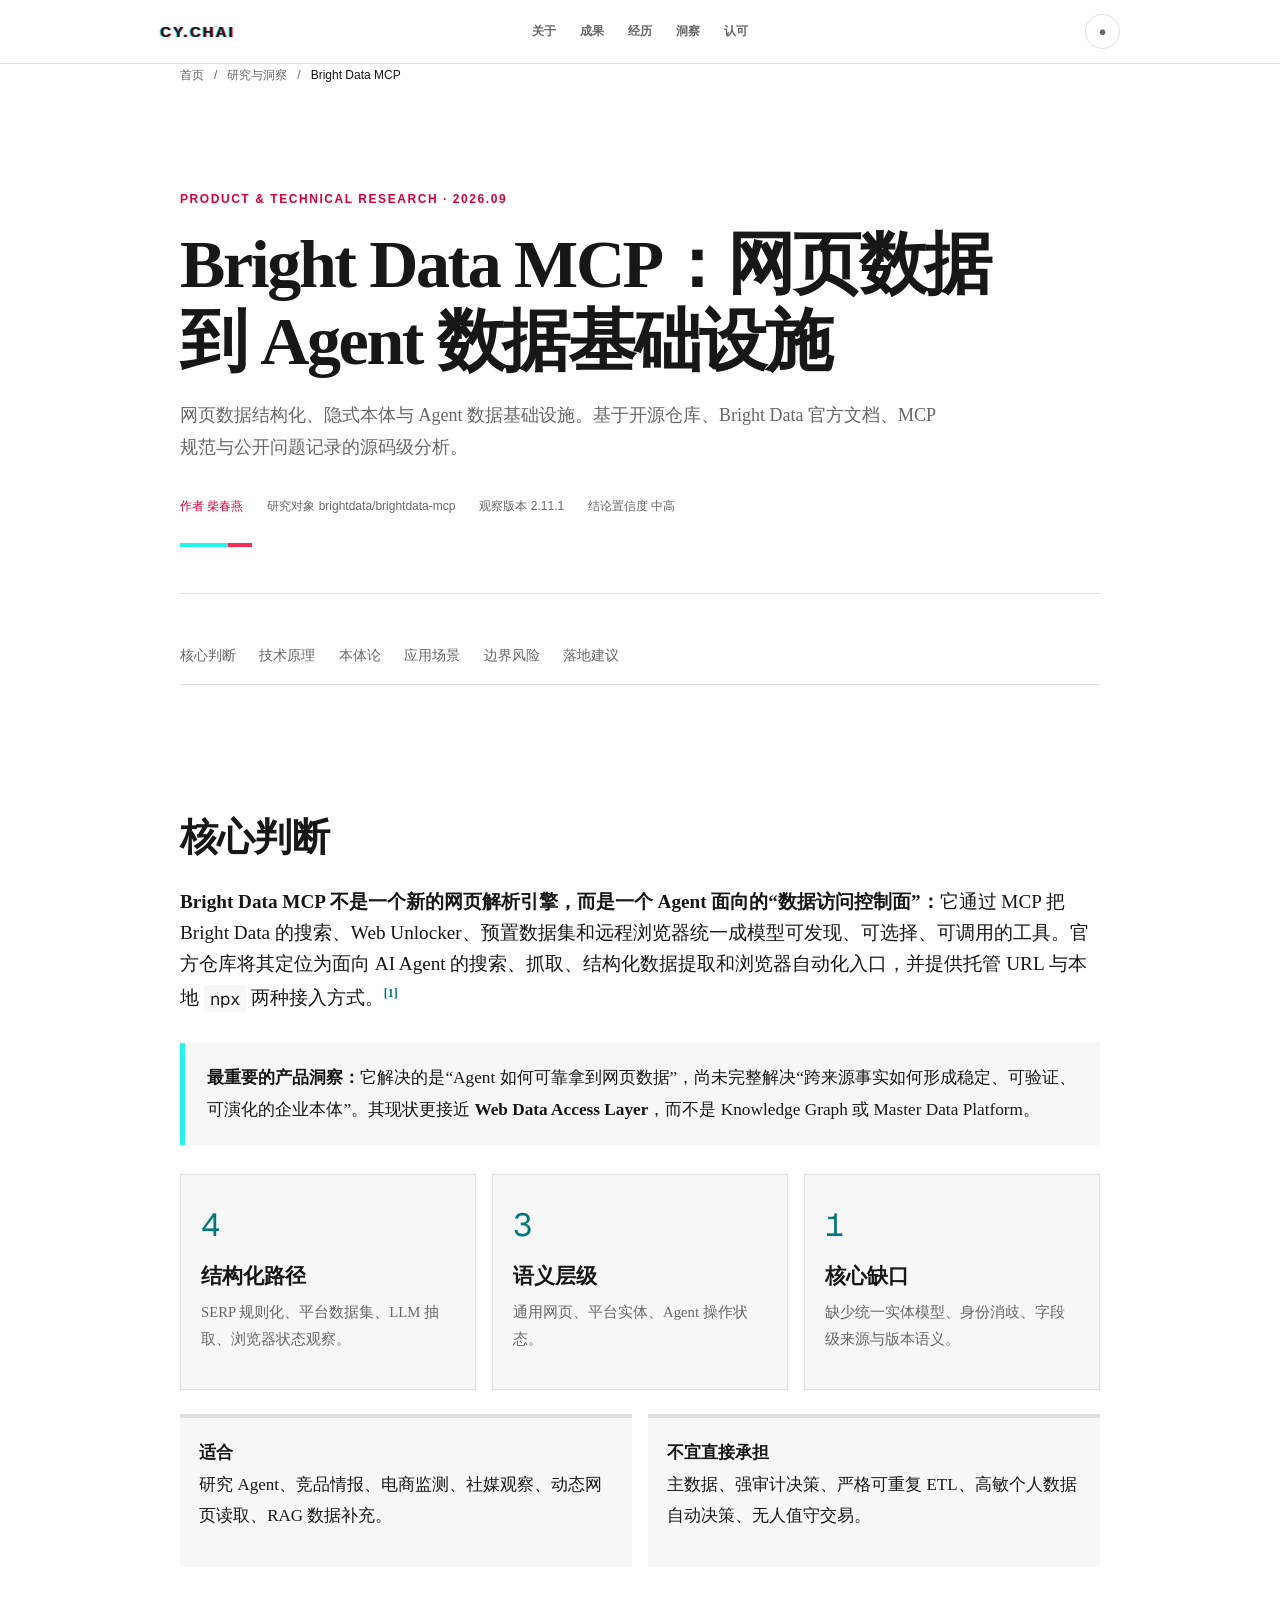
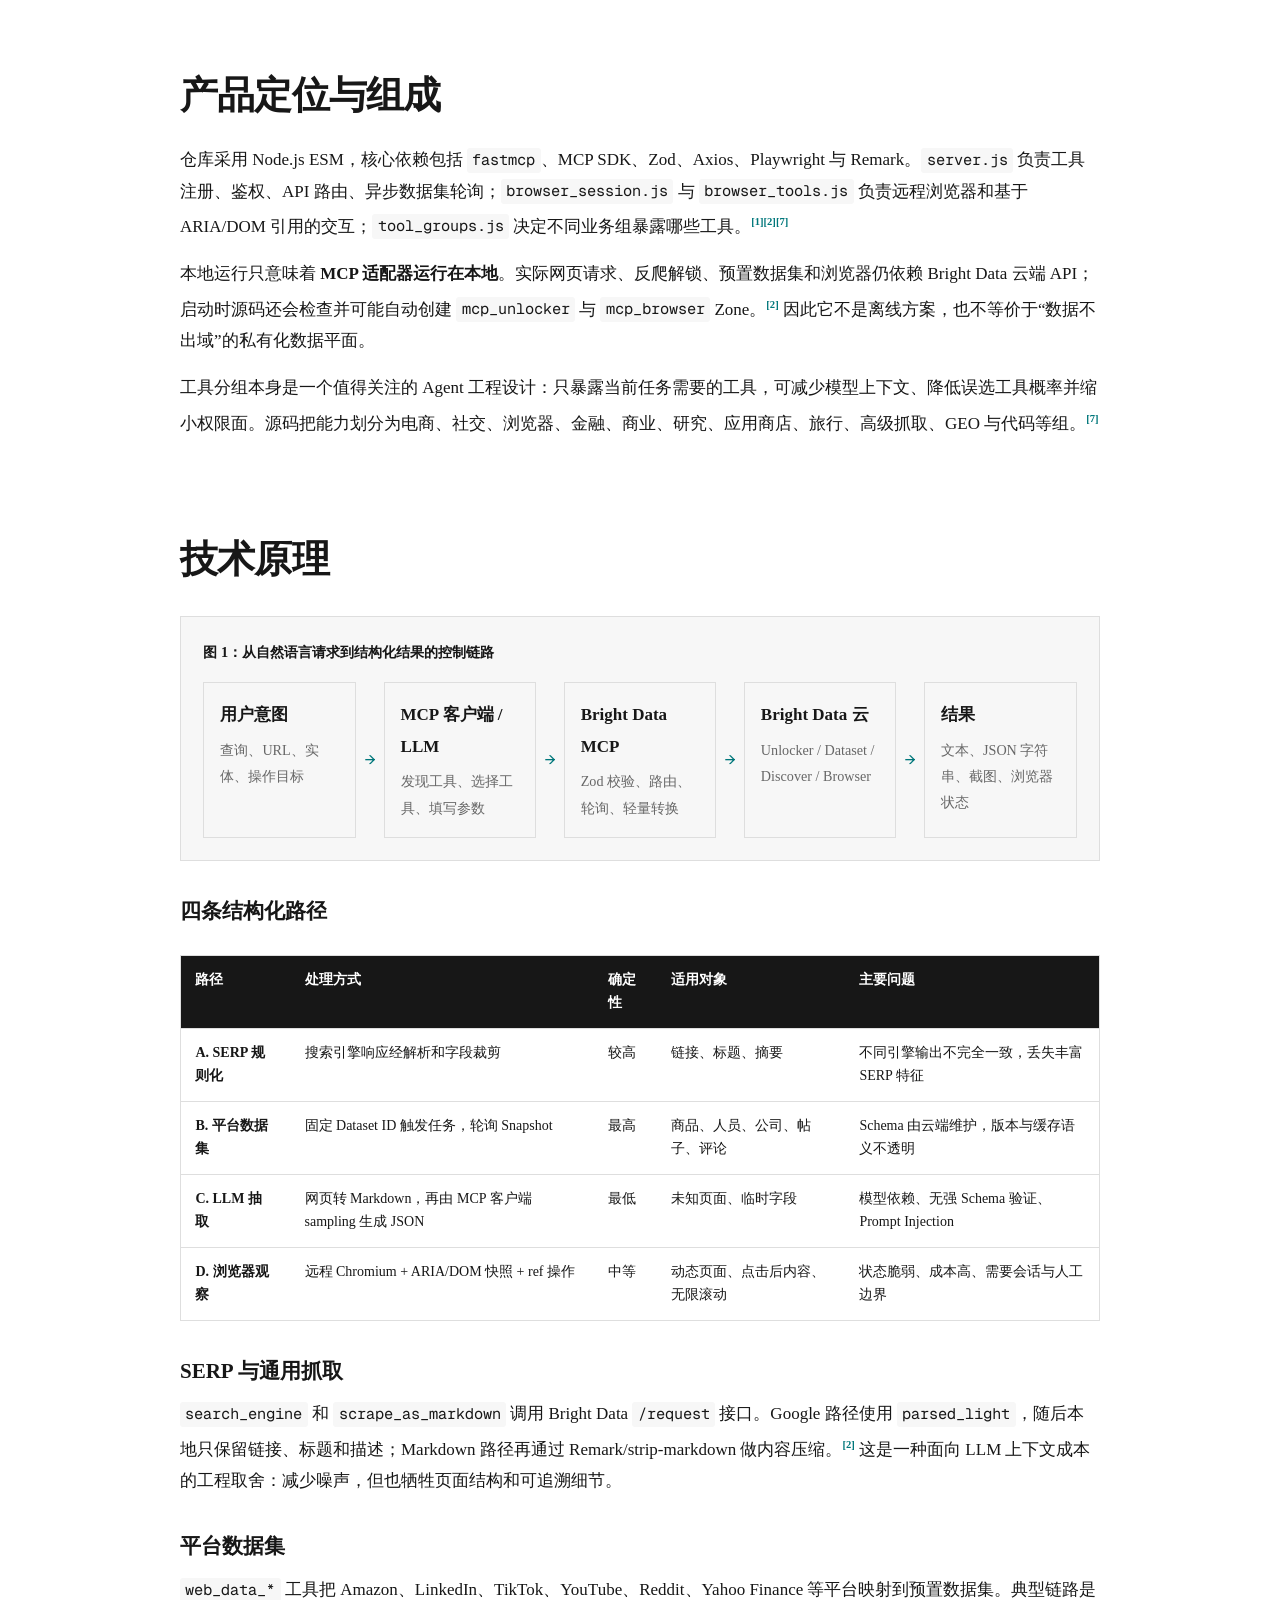
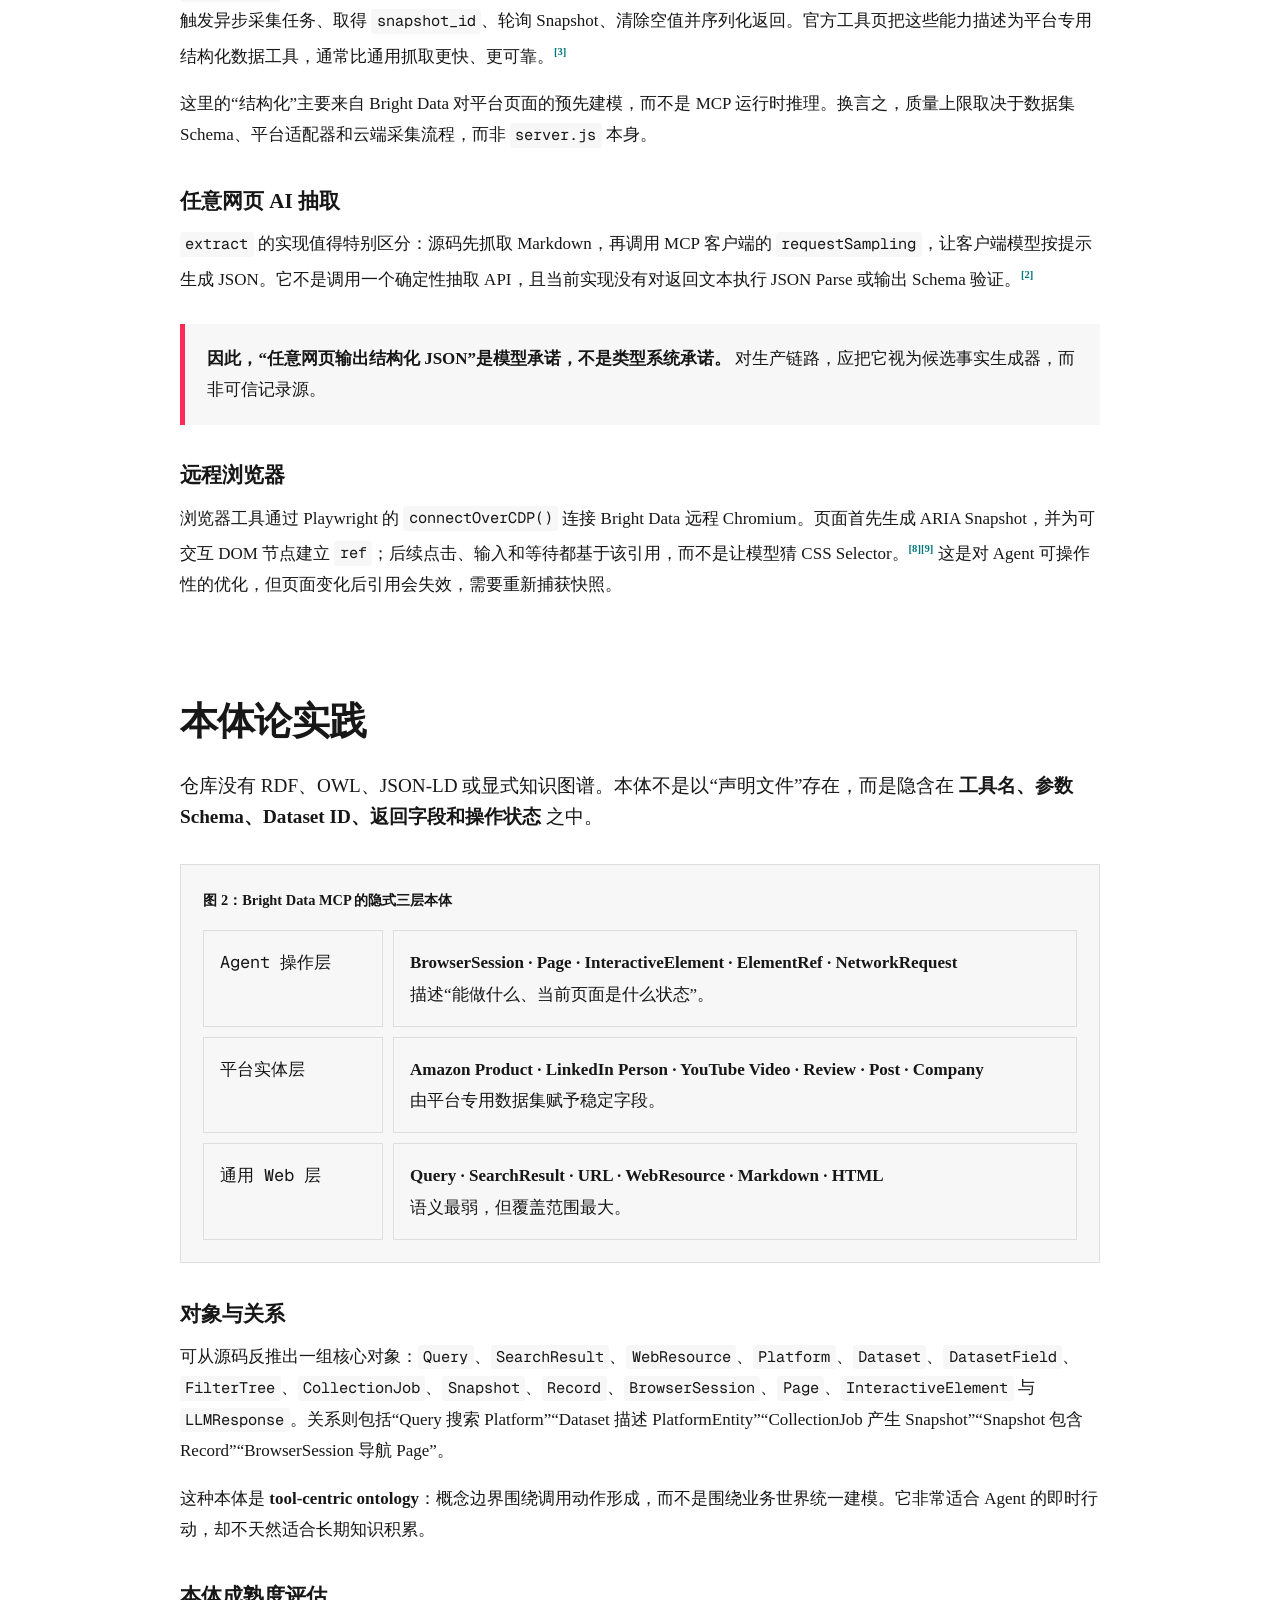
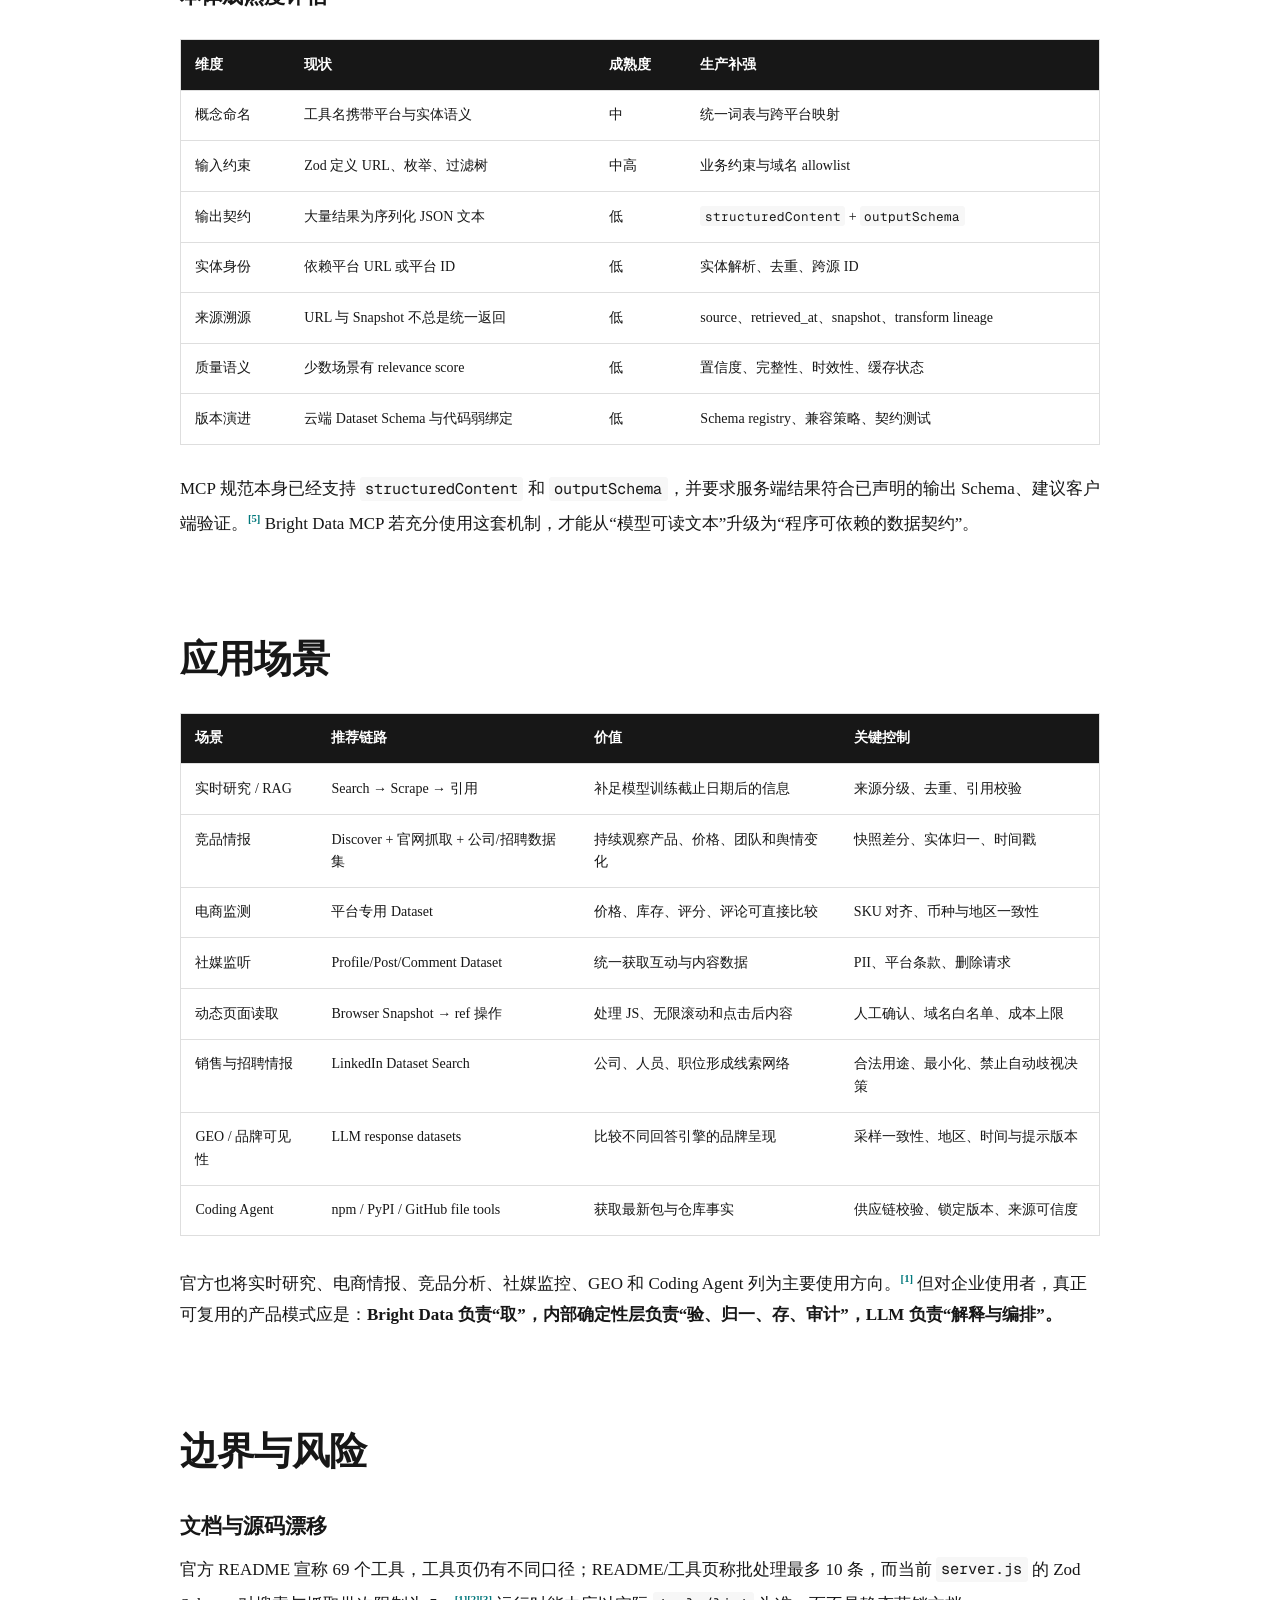
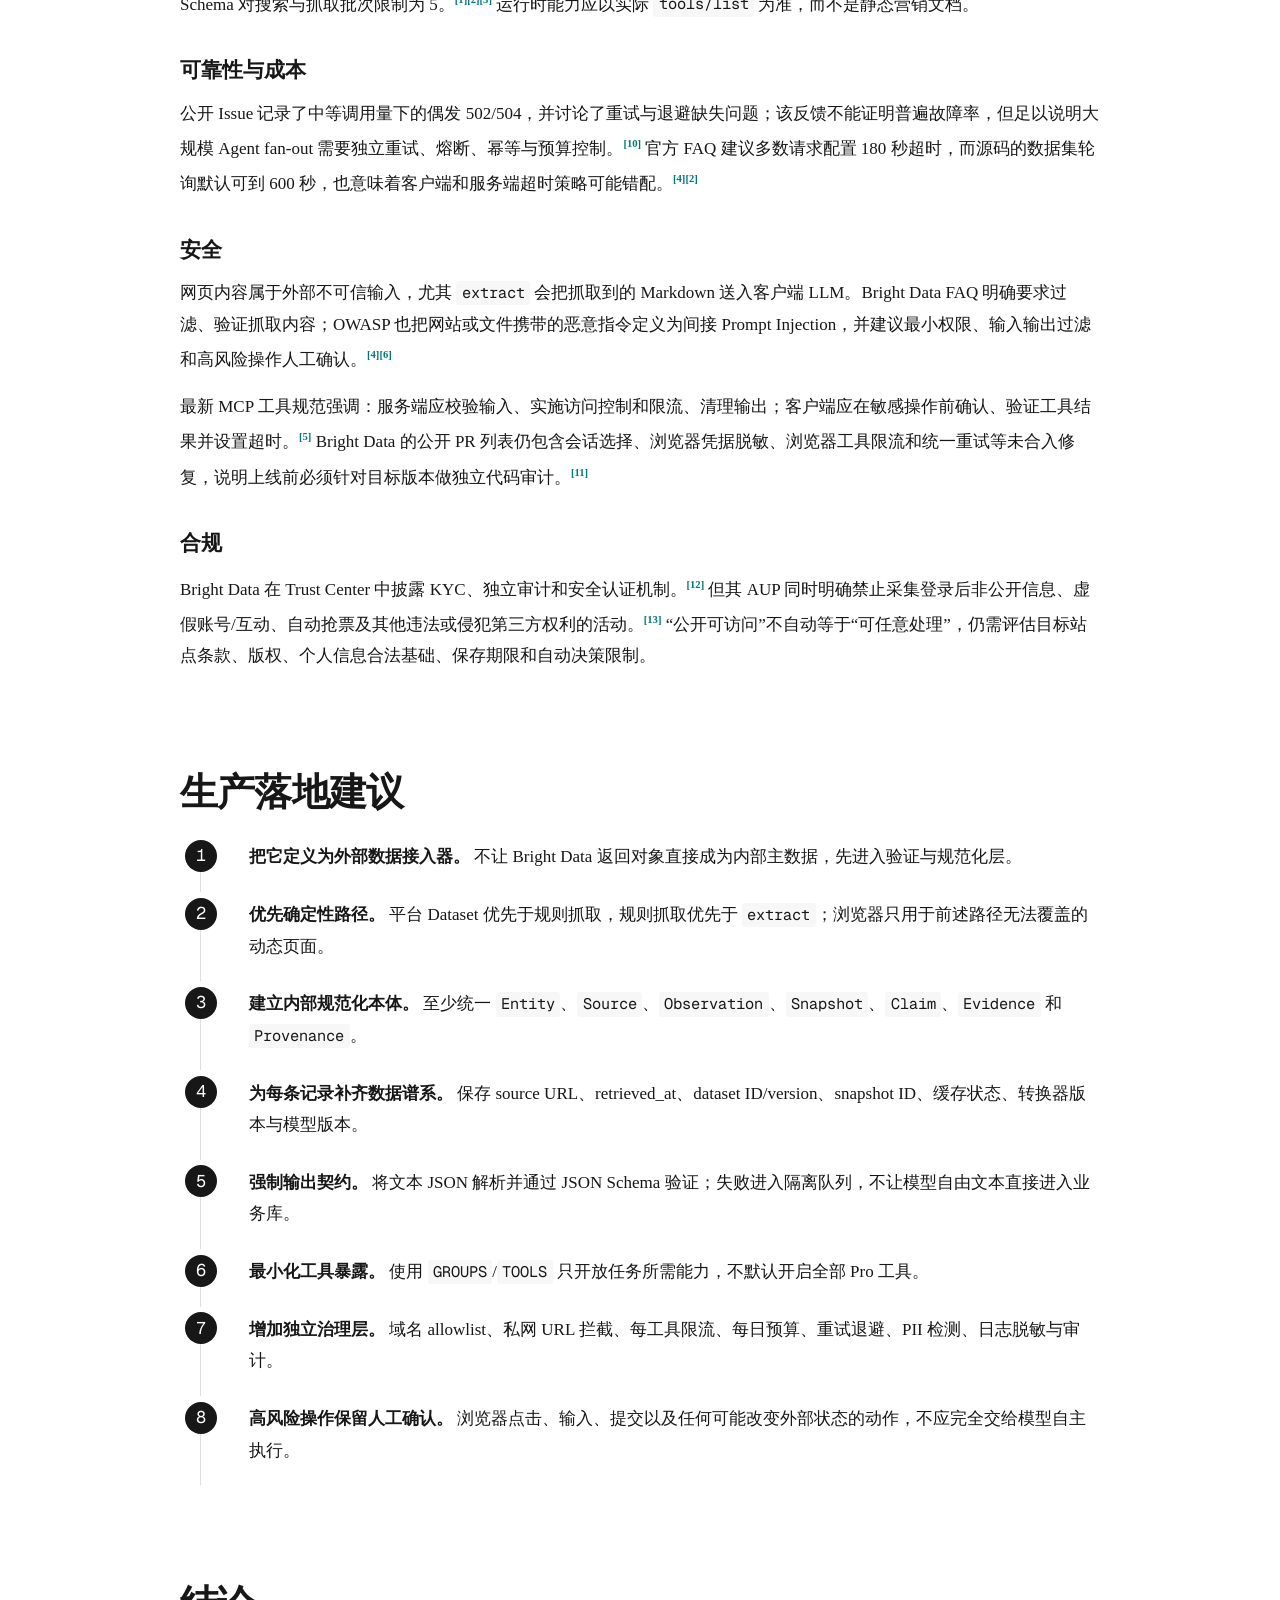
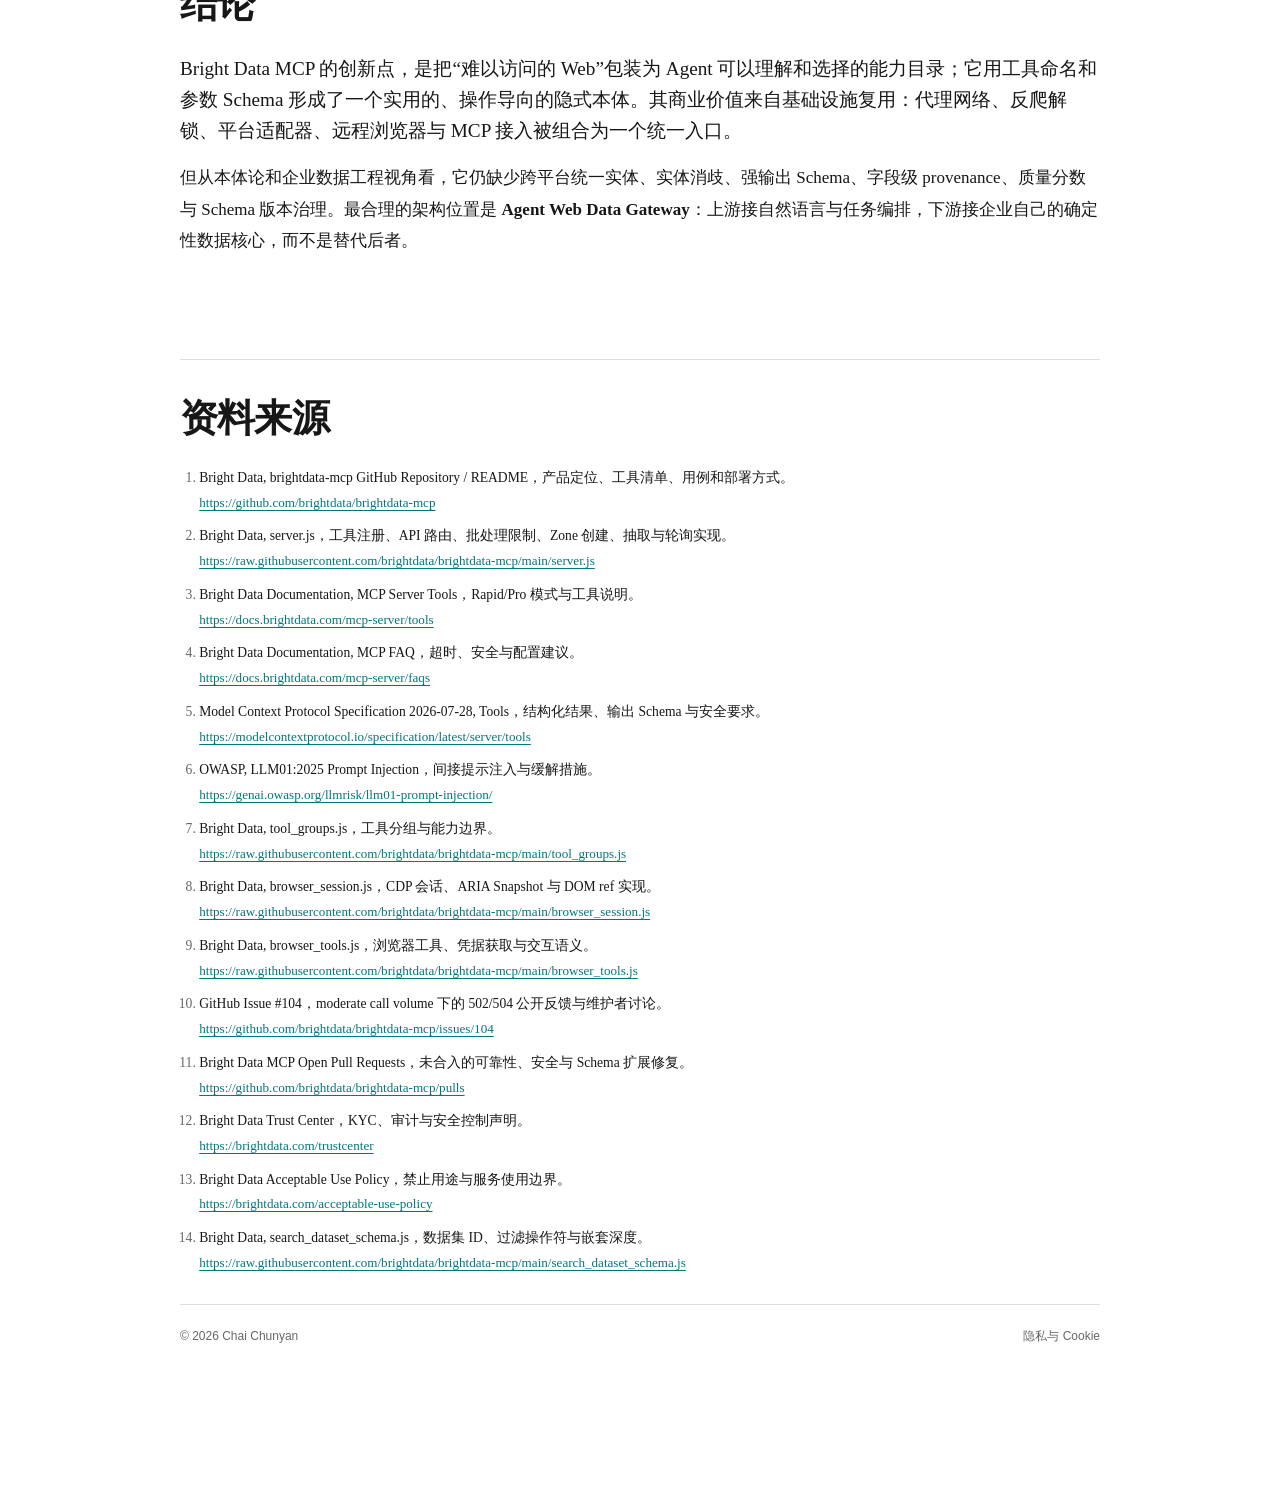
<file: insights/research/brightdata-mcp/index.html>
<!-- Generated by Trae Work -->
<!DOCTYPE html>
<html lang="zh-CN">
<head>
  <script async src="https://pagead2.googlesyndication.com/pagead/js/adsbygoogle.js?client=ca-pub-6597524676844094" crossorigin="anonymous"></script>
  <meta charset="UTF-8">
  <meta name="viewport" content="width=device-width, initial-scale=1.0">
  <meta name="description" content="从网页数据结构化、隐式本体与 Agent 数据基础设施出发，分析 Bright Data MCP 的架构、能力边界与企业落地方式。">
  <link rel="canonical" href="https://cychai.github.io/insights/research/brightdata-mcp/">
  <link rel="author" href="https://cychai.github.io/">
  <meta property="og:type" content="article">
  <meta property="og:title" content="Bright Data MCP：网页数据到 Agent 数据基础设施">
  <meta property="og:description" content="分析 Bright Data MCP 的架构、数据结构化方式、能力边界与企业落地路径。">
  <meta property="og:url" content="https://cychai.github.io/insights/research/brightdata-mcp/">
  <title>Bright Data MCP：网页数据到 Agent 数据基础设施 | 柴春燕</title>
  <script type="application/ld+json">
  {
    "@context": "https://schema.org",
    "@type": "Article",
    "headline": "Bright Data MCP：网页数据到 Agent 数据基础设施",
    "datePublished": "2026-09-04",
    "dateModified": "2026-09-04",
    "mainEntityOfPage": "https://cychai.github.io/insights/research/brightdata-mcp/",
    "author": {"@type": "Person", "name": "柴春燕", "url": "https://cychai.github.io/"}
  }
  </script>

  <style>
    @font-face {
      font-family: 'Instrument Sans';
      src: url('./_shared/fonts/InstrumentSans-Regular.ttf') format('truetype');
      font-weight: 400;
    }
    @font-face {
      font-family: 'Instrument Sans';
      src: url('./_shared/fonts/InstrumentSans-Bold.ttf') format('truetype');
      font-weight: 700;
    }
    @font-face {
      font-family: 'Geist Mono';
      src: url('./_shared/fonts/GeistMono-Regular.ttf') format('truetype');
      font-weight: 400;
    }
  </style>

  <style>
    /* === Theme CSS variables === */
    :root {
      --bg: #ffffff;
      --bg2: #f4f6f8;
      --ink: #101214;
      --muted: #5c6670;
      --rule: #d9dee3;
      --accent: #0057ff;
      --accent2: #d92d20;
      --accent-soft: #eaf1ff;
      --warn-soft: #fff1ef;
      --ok-soft: #edf8f1;
      --shadow: rgba(16,18,20,.08);
      --font: 'Instrument Sans', sans-serif;
      --font-mono: 'Geist Mono', monospace;
      --max: 1080px;
    }

    /* === Base styles === */
    *, *::before, *::after { box-sizing: border-box; margin: 0; padding: 0; }
    html { font-size: 16px; scroll-behavior: smooth; }
    body {
      font-family: var(--font);
      color: var(--ink);
      background: var(--bg);
      line-height: 1.72;
      padding: 0;
    }
    article.page {
      max-width: var(--max);
      margin: 0 auto;
      padding: 0 2rem 5rem;
    }
    a { color: var(--accent); text-decoration-thickness: 1px; text-underline-offset: 3px; }
    code { font-family: var(--font-mono); font-size: .9em; background: var(--bg2); padding: .15em .35em; border-radius: 3px; }
    header.cover { padding: 6rem 0 4rem; border-bottom: 1px solid var(--rule); }
    .eyebrow { color: var(--accent); font-family: var(--font-mono); font-size: .78rem; letter-spacing: .12em; text-transform: uppercase; }
    h1 { font-size: clamp(2.7rem, 7vw, 5.7rem); line-height: .98; letter-spacing: -.055em; max-width: 900px; margin: 1.2rem 0 1.5rem; }
    .dek { font-size: 1.18rem; color: var(--muted); max-width: 760px; }
    .meta { margin-top: 2rem; display: flex; flex-wrap: wrap; gap: .75rem 1.5rem; font-family: var(--font-mono); font-size: .78rem; color: var(--muted); }
    nav.toc { margin: 2rem 0 4rem; padding: 1.2rem 0; border-bottom: 1px solid var(--rule); }
    nav.toc a { margin-right: 1.2rem; white-space: nowrap; font-size: .9rem; text-decoration: none; }
    section { margin-top: 4.5rem; }
    h2 { font-size: clamp(1.8rem, 4vw, 2.7rem); line-height: 1.12; letter-spacing: -.035em; margin-bottom: 1.5rem; }
    h3 { font-size: 1.28rem; margin: 2.2rem 0 .75rem; }
    p { margin: .85rem 0; }
    strong { font-weight: 700; }
    .lead { font-size: 1.2rem; line-height: 1.62; }
    .thesis { border-left: 5px solid var(--accent); padding: 1.2rem 1.4rem; background: var(--accent-soft); margin: 1.8rem 0; font-size: 1.08rem; }
    .warning { border-left: 5px solid var(--accent2); padding: 1.2rem 1.4rem; background: var(--warn-soft); margin: 1.8rem 0; }
    .grid { display: grid; grid-template-columns: repeat(3, 1fr); gap: 1rem; margin: 1.5rem 0; }
    .card { border: 1px solid var(--rule); padding: 1.25rem; min-height: 150px; }
    .card .num { font-family: var(--font-mono); font-size: 2rem; color: var(--accent); }
    .card h3 { margin: .45rem 0; font-size: 1.05rem; }
    .card p { color: var(--muted); font-size: .92rem; }
    .diagram { border: 1px solid var(--rule); padding: 1.4rem; margin: 1.8rem 0; overflow-x: auto; }
    .diagram-title { font-size: .9rem; font-weight: 700; margin-bottom: 1rem; }
    .flow { display: flex; align-items: stretch; gap: .55rem; min-width: 820px; }
    .node { flex: 1; border: 1px solid var(--rule); padding: 1rem; background: var(--bg); }
    .node.accent { border-color: var(--accent); background: var(--accent-soft); }
    .node small { display: block; color: var(--muted); margin-top: .4rem; }
    .arrow { align-self: center; color: var(--accent); font-family: var(--font-mono); }
    .stack { display: grid; grid-template-columns: 180px 1fr; gap: .6rem; min-width: 700px; }
    .layer { padding: 1rem; border: 1px solid var(--rule); }
    .layer-label { background: var(--ink); color: var(--bg); font-family: var(--font-mono); }
    .layer-content { background: var(--bg2); }
    .table-wrap { overflow-x: auto; overflow-y: auto; max-height: 600px; border: 1px solid var(--rule); margin: 1.5rem 0; }
    table { width: 100%; border-collapse: collapse; min-width: 760px; font-size: .91rem; }
    th, td { text-align: left; vertical-align: top; padding: .85rem .9rem; border-bottom: 1px solid var(--rule); }
    th { background: var(--ink); color: var(--bg); position: sticky; top: 0; }
    tr:last-child td { border-bottom: 0; }
    ul, ol { padding-left: 1.25rem; margin: .9rem 0; }
    li { margin: .45rem 0; }
    .tag { display: inline-block; font-family: var(--font-mono); font-size: .72rem; border: 1px solid var(--rule); padding: .15rem .4rem; margin-right: .35rem; }
    .verdict { display: grid; grid-template-columns: 1fr 1fr; gap: 1rem; margin: 1.5rem 0; }
    .verdict > div { padding: 1.2rem; border-top: 4px solid var(--accent); background: var(--bg2); }
    .verdict > div:last-child { border-color: var(--accent2); }
    .roadmap { counter-reset: step; }
    .roadmap li { list-style: none; position: relative; padding: 0 0 1.2rem 3rem; border-left: 1px solid var(--rule); }
    .roadmap li::before { counter-increment: step; content: counter(step); position: absolute; left: -1rem; top: -.1rem; width: 2rem; height: 2rem; border-radius: 50%; background: var(--ink); color: var(--bg); display: grid; place-items: center; font-family: var(--font-mono); }
    footer { margin-top: 5rem; padding-top: 2rem; border-top: 1px solid var(--rule); }
    footer .sources ol { padding-left: 1.2rem; font-size: .85rem; color: var(--muted); }
    footer .sources li { margin-bottom: .75rem; overflow-wrap: break-word; word-break: break-all; }
    footer .sources .src-title { color: var(--ink); word-break: normal; }
    footer .sources .src-url { display: block; margin-top: .15rem; font-size: .82rem; color: var(--accent); word-break: break-all; }
    footer .sources a { word-break: break-all; }
    sup a { color: var(--accent); text-decoration: none; font-size: .75em; font-weight: 600; }
    sup a:hover { text-decoration: underline; }
    @media (max-width: 768px) {
      article.page { padding: 0 1rem 3rem; }
      header.cover { padding: 4rem 0 2.5rem; }
      .grid, .verdict { grid-template-columns: 1fr; }
      table { min-width: 720px; }
    }
    @media print {
      nav.toc { display: none; }
      article.page { max-width: none; }
      section { break-inside: avoid-page; }
      a { color: var(--ink); }
    }
  </style>
  <link rel="stylesheet" href="../../article.css">
</head>
<body>
  <header class="article-sitebar">
    <a class="article-brand" href="../../../">CY.CHAI</a>
    <nav class="article-nav"><a href="../../../#about">关于</a><a href="../../../#impact">成果</a><a href="../../../#experience">经历</a><a href="../../">洞察</a><a href="../../../#recognition">认可</a></nav>
    <button class="article-theme-toggle" type="button" aria-label="切换为黑色主题" aria-pressed="false">●</button>
  </header>
  <article class="page">
    <nav class="article-breadcrumb" aria-label="面包屑">
      <a href="../../../">首页</a><span>/</span><a href="../../">研究与洞察</a><span>/</span><span aria-current="page">Bright Data MCP</span>
    </nav>
    <header class="cover">
      <div class="eyebrow">Product & Technical Research · 2026.09</div>
      <h1>Bright Data MCP：网页数据到 Agent 数据基础设施</h1>
      <p class="dek">网页数据结构化、隐式本体与 Agent 数据基础设施。基于开源仓库、Bright Data 官方文档、MCP 规范与公开问题记录的源码级分析。</p>
      <div class="meta">
        <a href="../../../" rel="author">作者 柴春燕</a>
        <span>研究对象 brightdata/brightdata-mcp</span>
        <span>观察版本 2.11.1</span>
        <span>结论置信度 中高</span>
      </div>
    </header>
    <nav class="toc">
      <a href="#summary">核心判断</a>
      <a href="#architecture">技术原理</a>
      <a href="#ontology">本体论</a>
      <a href="#scenarios">应用场景</a>
      <a href="#risks">边界风险</a>
      <a href="#advice">落地建议</a>
    </nav>
    <main>
      <section id="summary">
        <h2>核心判断</h2>
        <p class="lead"><strong>Bright Data MCP 不是一个新的网页解析引擎，而是一个 Agent 面向的“数据访问控制面”：</strong>它通过 MCP 把 Bright Data 的搜索、Web Unlocker、预置数据集和远程浏览器统一成模型可发现、可选择、可调用的工具。官方仓库将其定位为面向 AI Agent 的搜索、抓取、结构化数据提取和浏览器自动化入口，并提供托管 URL 与本地 <code>npx</code> 两种接入方式。<sup><a href="#cite-1">[1]</a></sup></p>
        <div class="thesis"><strong>最重要的产品洞察：</strong>它解决的是“Agent 如何可靠拿到网页数据”，尚未完整解决“跨来源事实如何形成稳定、可验证、可演化的企业本体”。其现状更接近 <strong>Web Data Access Layer</strong>，而不是 Knowledge Graph 或 Master Data Platform。</div>
        <div class="grid">
          <div class="card"><div class="num">4</div><h3>结构化路径</h3><p>SERP 规则化、平台数据集、LLM 抽取、浏览器状态观察。</p></div>
          <div class="card"><div class="num">3</div><h3>语义层级</h3><p>通用网页、平台实体、Agent 操作状态。</p></div>
          <div class="card"><div class="num">1</div><h3>核心缺口</h3><p>缺少统一实体模型、身份消歧、字段级来源与版本语义。</p></div>
        </div>
        <div class="verdict">
          <div><strong>适合</strong><p>研究 Agent、竞品情报、电商监测、社媒观察、动态网页读取、RAG 数据补充。</p></div>
          <div><strong>不宜直接承担</strong><p>主数据、强审计决策、严格可重复 ETL、高敏个人数据自动决策、无人值守交易。</p></div>
        </div>
      </section>

      <section id="product">
        <h2>产品定位与组成</h2>
        <p>仓库采用 Node.js ESM，核心依赖包括 <code>fastmcp</code>、MCP SDK、Zod、Axios、Playwright 与 Remark。<code>server.js</code> 负责工具注册、鉴权、API 路由、异步数据集轮询；<code>browser_session.js</code> 与 <code>browser_tools.js</code> 负责远程浏览器和基于 ARIA/DOM 引用的交互；<code>tool_groups.js</code> 决定不同业务组暴露哪些工具。<sup><a href="#cite-1">[1]</a></sup><sup><a href="#cite-2">[2]</a></sup><sup><a href="#cite-7">[7]</a></sup></p>
        <p>本地运行只意味着 <strong>MCP 适配器运行在本地</strong>。实际网页请求、反爬解锁、预置数据集和浏览器仍依赖 Bright Data 云端 API；启动时源码还会检查并可能自动创建 <code>mcp_unlocker</code> 与 <code>mcp_browser</code> Zone。<sup><a href="#cite-2">[2]</a></sup> 因此它不是离线方案，也不等价于“数据不出域”的私有化数据平面。</p>
        <p>工具分组本身是一个值得关注的 Agent 工程设计：只暴露当前任务需要的工具，可减少模型上下文、降低误选工具概率并缩小权限面。源码把能力划分为电商、社交、浏览器、金融、商业、研究、应用商店、旅行、高级抓取、GEO 与代码等组。<sup><a href="#cite-7">[7]</a></sup></p>
      </section>

      <section id="architecture">
        <h2>技术原理</h2>
        <figure class="diagram">
          <figcaption class="diagram-title">图 1：从自然语言请求到结构化结果的控制链路</figcaption>
          <div class="flow">
            <div class="node"><strong>用户意图</strong><small>查询、URL、实体、操作目标</small></div>
            <div class="arrow">→</div>
            <div class="node accent"><strong>MCP 客户端 / LLM</strong><small>发现工具、选择工具、填写参数</small></div>
            <div class="arrow">→</div>
            <div class="node"><strong>Bright Data MCP</strong><small>Zod 校验、路由、轮询、轻量转换</small></div>
            <div class="arrow">→</div>
            <div class="node"><strong>Bright Data 云</strong><small>Unlocker / Dataset / Discover / Browser</small></div>
            <div class="arrow">→</div>
            <div class="node accent"><strong>结果</strong><small>文本、JSON 字符串、截图、浏览器状态</small></div>
          </div>
        </figure>

        <h3>四条结构化路径</h3>
        <div class="table-wrap">
          <table>
            <thead><tr><th>路径</th><th>处理方式</th><th>确定性</th><th>适用对象</th><th>主要问题</th></tr></thead>
            <tbody>
              <tr><td><strong>A. SERP 规则化</strong></td><td>搜索引擎响应经解析和字段裁剪</td><td>较高</td><td>链接、标题、摘要</td><td>不同引擎输出不完全一致，丢失丰富 SERP 特征</td></tr>
              <tr><td><strong>B. 平台数据集</strong></td><td>固定 Dataset ID 触发任务，轮询 Snapshot</td><td>最高</td><td>商品、人员、公司、帖子、评论</td><td>Schema 由云端维护，版本与缓存语义不透明</td></tr>
              <tr><td><strong>C. LLM 抽取</strong></td><td>网页转 Markdown，再由 MCP 客户端 sampling 生成 JSON</td><td>最低</td><td>未知页面、临时字段</td><td>模型依赖、无强 Schema 验证、Prompt Injection</td></tr>
              <tr><td><strong>D. 浏览器观察</strong></td><td>远程 Chromium + ARIA/DOM 快照 + ref 操作</td><td>中等</td><td>动态页面、点击后内容、无限滚动</td><td>状态脆弱、成本高、需要会话与人工边界</td></tr>
            </tbody>
          </table>
        </div>

        <h3>SERP 与通用抓取</h3>
        <p><code>search_engine</code> 和 <code>scrape_as_markdown</code> 调用 Bright Data <code>/request</code> 接口。Google 路径使用 <code>parsed_light</code>，随后本地只保留链接、标题和描述；Markdown 路径再通过 Remark/strip-markdown 做内容压缩。<sup><a href="#cite-2">[2]</a></sup> 这是一种面向 LLM 上下文成本的工程取舍：减少噪声，但也牺牲页面结构和可追溯细节。</p>

        <h3>平台数据集</h3>
        <p><code>web_data_*</code> 工具把 Amazon、LinkedIn、TikTok、YouTube、Reddit、Yahoo Finance 等平台映射到预置数据集。典型链路是触发异步采集任务、取得 <code>snapshot_id</code>、轮询 Snapshot、清除空值并序列化返回。官方工具页把这些能力描述为平台专用结构化数据工具，通常比通用抓取更快、更可靠。<sup><a href="#cite-3">[3]</a></sup></p>
        <p>这里的“结构化”主要来自 Bright Data 对平台页面的预先建模，而不是 MCP 运行时推理。换言之，质量上限取决于数据集 Schema、平台适配器和云端采集流程，而非 <code>server.js</code> 本身。</p>

        <h3>任意网页 AI 抽取</h3>
        <p><code>extract</code> 的实现值得特别区分：源码先抓取 Markdown，再调用 MCP 客户端的 <code>requestSampling</code>，让客户端模型按提示生成 JSON。它不是调用一个确定性抽取 API，且当前实现没有对返回文本执行 JSON Parse 或输出 Schema 验证。<sup><a href="#cite-2">[2]</a></sup></p>
        <div class="warning"><strong>因此，“任意网页输出结构化 JSON”是模型承诺，不是类型系统承诺。</strong> 对生产链路，应把它视为候选事实生成器，而非可信记录源。</div>

        <h3>远程浏览器</h3>
        <p>浏览器工具通过 Playwright 的 <code>connectOverCDP()</code> 连接 Bright Data 远程 Chromium。页面首先生成 ARIA Snapshot，并为可交互 DOM 节点建立 <code>ref</code>；后续点击、输入和等待都基于该引用，而不是让模型猜 CSS Selector。<sup><a href="#cite-8">[8]</a></sup><sup><a href="#cite-9">[9]</a></sup> 这是对 Agent 可操作性的优化，但页面变化后引用会失效，需要重新捕获快照。</p>
      </section>

      <section id="ontology">
        <h2>本体论实践</h2>
        <p class="lead">仓库没有 RDF、OWL、JSON-LD 或显式知识图谱。本体不是以“声明文件”存在，而是隐含在 <strong>工具名、参数 Schema、Dataset ID、返回字段和操作状态</strong> 之中。</p>
        <figure class="diagram">
          <figcaption class="diagram-title">图 2：Bright Data MCP 的隐式三层本体</figcaption>
          <div class="stack">
            <div class="layer layer-label">Agent 操作层</div><div class="layer layer-content"><strong>BrowserSession · Page · InteractiveElement · ElementRef · NetworkRequest</strong><br>描述“能做什么、当前页面是什么状态”。</div>
            <div class="layer layer-label">平台实体层</div><div class="layer layer-content"><strong>Amazon Product · LinkedIn Person · YouTube Video · Review · Post · Company</strong><br>由平台专用数据集赋予稳定字段。</div>
            <div class="layer layer-label">通用 Web 层</div><div class="layer layer-content"><strong>Query · SearchResult · URL · WebResource · Markdown · HTML</strong><br>语义最弱，但覆盖范围最大。</div>
          </div>
        </figure>

        <h3>对象与关系</h3>
        <p>可从源码反推出一组核心对象：<code>Query</code>、<code>SearchResult</code>、<code>WebResource</code>、<code>Platform</code>、<code>Dataset</code>、<code>DatasetField</code>、<code>FilterTree</code>、<code>CollectionJob</code>、<code>Snapshot</code>、<code>Record</code>、<code>BrowserSession</code>、<code>Page</code>、<code>InteractiveElement</code> 与 <code>LLMResponse</code>。关系则包括“Query 搜索 Platform”“Dataset 描述 PlatformEntity”“CollectionJob 产生 Snapshot”“Snapshot 包含 Record”“BrowserSession 导航 Page”。</p>
        <p>这种本体是 <strong>tool-centric ontology</strong>：概念边界围绕调用动作形成，而不是围绕业务世界统一建模。它非常适合 Agent 的即时行动，却不天然适合长期知识积累。</p>

        <h3>本体成熟度评估</h3>
        <div class="table-wrap">
          <table>
            <thead><tr><th>维度</th><th>现状</th><th>成熟度</th><th>生产补强</th></tr></thead>
            <tbody>
              <tr><td>概念命名</td><td>工具名携带平台与实体语义</td><td>中</td><td>统一词表与跨平台映射</td></tr>
              <tr><td>输入约束</td><td>Zod 定义 URL、枚举、过滤树</td><td>中高</td><td>业务约束与域名 allowlist</td></tr>
              <tr><td>输出契约</td><td>大量结果为序列化 JSON 文本</td><td>低</td><td><code>structuredContent</code> + <code>outputSchema</code></td></tr>
              <tr><td>实体身份</td><td>依赖平台 URL 或平台 ID</td><td>低</td><td>实体解析、去重、跨源 ID</td></tr>
              <tr><td>来源溯源</td><td>URL 与 Snapshot 不总是统一返回</td><td>低</td><td>source、retrieved_at、snapshot、transform lineage</td></tr>
              <tr><td>质量语义</td><td>少数场景有 relevance score</td><td>低</td><td>置信度、完整性、时效性、缓存状态</td></tr>
              <tr><td>版本演进</td><td>云端 Dataset Schema 与代码弱绑定</td><td>低</td><td>Schema registry、兼容策略、契约测试</td></tr>
            </tbody>
          </table>
        </div>
        <p>MCP 规范本身已经支持 <code>structuredContent</code> 和 <code>outputSchema</code>，并要求服务端结果符合已声明的输出 Schema、建议客户端验证。<sup><a href="#cite-5">[5]</a></sup> Bright Data MCP 若充分使用这套机制，才能从“模型可读文本”升级为“程序可依赖的数据契约”。</p>
      </section>

      <section id="scenarios">
        <h2>应用场景</h2>
        <div class="table-wrap">
          <table>
            <thead><tr><th>场景</th><th>推荐链路</th><th>价值</th><th>关键控制</th></tr></thead>
            <tbody>
              <tr><td>实时研究 / RAG</td><td>Search → Scrape → 引用</td><td>补足模型训练截止日期后的信息</td><td>来源分级、去重、引用校验</td></tr>
              <tr><td>竞品情报</td><td>Discover + 官网抓取 + 公司/招聘数据集</td><td>持续观察产品、价格、团队和舆情变化</td><td>快照差分、实体归一、时间戳</td></tr>
              <tr><td>电商监测</td><td>平台专用 Dataset</td><td>价格、库存、评分、评论可直接比较</td><td>SKU 对齐、币种与地区一致性</td></tr>
              <tr><td>社媒监听</td><td>Profile/Post/Comment Dataset</td><td>统一获取互动与内容数据</td><td>PII、平台条款、删除请求</td></tr>
              <tr><td>动态页面读取</td><td>Browser Snapshot → ref 操作</td><td>处理 JS、无限滚动和点击后内容</td><td>人工确认、域名白名单、成本上限</td></tr>
              <tr><td>销售与招聘情报</td><td>LinkedIn Dataset Search</td><td>公司、人员、职位形成线索网络</td><td>合法用途、最小化、禁止自动歧视决策</td></tr>
              <tr><td>GEO / 品牌可见性</td><td>LLM response datasets</td><td>比较不同回答引擎的品牌呈现</td><td>采样一致性、地区、时间与提示版本</td></tr>
              <tr><td>Coding Agent</td><td>npm / PyPI / GitHub file tools</td><td>获取最新包与仓库事实</td><td>供应链校验、锁定版本、来源可信度</td></tr>
            </tbody>
          </table>
        </div>
        <p>官方也将实时研究、电商情报、竞品分析、社媒监控、GEO 和 Coding Agent 列为主要使用方向。<sup><a href="#cite-1">[1]</a></sup> 但对企业使用者，真正可复用的产品模式应是：<strong>Bright Data 负责“取”，内部确定性层负责“验、归一、存、审计”，LLM 负责“解释与编排”。</strong></p>
      </section>

      <section id="risks">
        <h2>边界与风险</h2>
        <h3>文档与源码漂移</h3>
        <p>官方 README 宣称 69 个工具，工具页仍有不同口径；README/工具页称批处理最多 10 条，而当前 <code>server.js</code> 的 Zod Schema 对搜索与抓取批次限制为 5。<sup><a href="#cite-1">[1]</a></sup><sup><a href="#cite-2">[2]</a></sup><sup><a href="#cite-3">[3]</a></sup> 运行时能力应以实际 <code>tools/list</code> 为准，而不是静态营销文档。</p>

        <h3>可靠性与成本</h3>
        <p>公开 Issue 记录了中等调用量下的偶发 502/504，并讨论了重试与退避缺失问题；该反馈不能证明普遍故障率，但足以说明大规模 Agent fan-out 需要独立重试、熔断、幂等与预算控制。<sup><a href="#cite-10">[10]</a></sup> 官方 FAQ 建议多数请求配置 180 秒超时，而源码的数据集轮询默认可到 600 秒，也意味着客户端和服务端超时策略可能错配。<sup><a href="#cite-4">[4]</a></sup><sup><a href="#cite-2">[2]</a></sup></p>

        <h3>安全</h3>
        <p>网页内容属于外部不可信输入，尤其 <code>extract</code> 会把抓取到的 Markdown 送入客户端 LLM。Bright Data FAQ 明确要求过滤、验证抓取内容；OWASP 也把网站或文件携带的恶意指令定义为间接 Prompt Injection，并建议最小权限、输入输出过滤和高风险操作人工确认。<sup><a href="#cite-4">[4]</a></sup><sup><a href="#cite-6">[6]</a></sup></p>
        <p>最新 MCP 工具规范强调：服务端应校验输入、实施访问控制和限流、清理输出；客户端应在敏感操作前确认、验证工具结果并设置超时。<sup><a href="#cite-5">[5]</a></sup> Bright Data 的公开 PR 列表仍包含会话选择、浏览器凭据脱敏、浏览器工具限流和统一重试等未合入修复，说明上线前必须针对目标版本做独立代码审计。<sup><a href="#cite-11">[11]</a></sup></p>

        <h3>合规</h3>
        <p>Bright Data 在 Trust Center 中披露 KYC、独立审计和安全认证机制。<sup><a href="#cite-12">[12]</a></sup> 但其 AUP 同时明确禁止采集登录后非公开信息、虚假账号/互动、自动抢票及其他违法或侵犯第三方权利的活动。<sup><a href="#cite-13">[13]</a></sup> “公开可访问”不自动等于“可任意处理”，仍需评估目标站点条款、版权、个人信息合法基础、保存期限和自动决策限制。</p>
      </section>

      <section id="advice">
        <h2>生产落地建议</h2>
        <ol class="roadmap">
          <li><strong>把它定义为外部数据接入器。</strong> 不让 Bright Data 返回对象直接成为内部主数据，先进入验证与规范化层。</li>
          <li><strong>优先确定性路径。</strong> 平台 Dataset 优先于规则抓取，规则抓取优先于 <code>extract</code>；浏览器只用于前述路径无法覆盖的动态页面。</li>
          <li><strong>建立内部规范化本体。</strong> 至少统一 <code>Entity</code>、<code>Source</code>、<code>Observation</code>、<code>Snapshot</code>、<code>Claim</code>、<code>Evidence</code> 和 <code>Provenance</code>。</li>
          <li><strong>为每条记录补齐数据谱系。</strong> 保存 source URL、retrieved_at、dataset ID/version、snapshot ID、缓存状态、转换器版本与模型版本。</li>
          <li><strong>强制输出契约。</strong> 将文本 JSON 解析并通过 JSON Schema 验证；失败进入隔离队列，不让模型自由文本直接进入业务库。</li>
          <li><strong>最小化工具暴露。</strong> 使用 <code>GROUPS</code>/<code>TOOLS</code> 只开放任务所需能力，不默认开启全部 Pro 工具。</li>
          <li><strong>增加独立治理层。</strong> 域名 allowlist、私网 URL 拦截、每工具限流、每日预算、重试退避、PII 检测、日志脱敏与审计。</li>
          <li><strong>高风险操作保留人工确认。</strong> 浏览器点击、输入、提交以及任何可能改变外部状态的动作，不应完全交给模型自主执行。</li>
        </ol>
      </section>

      <section id="conclusion">
        <h2>结论</h2>
        <p class="lead">Bright Data MCP 的创新点，是把“难以访问的 Web”包装为 Agent 可以理解和选择的能力目录；它用工具命名和参数 Schema 形成了一个实用的、操作导向的隐式本体。其商业价值来自基础设施复用：代理网络、反爬解锁、平台适配器、远程浏览器与 MCP 接入被组合为一个统一入口。</p>
        <p>但从本体论和企业数据工程视角看，它仍缺少跨平台统一实体、实体消歧、强输出 Schema、字段级 provenance、质量分数与 Schema 版本治理。最合理的架构位置是 <strong>Agent Web Data Gateway</strong>：上游接自然语言与任务编排，下游接企业自己的确定性数据核心，而不是替代后者。</p>
      </section>
    </main>
    <footer>
      <div class="sources">
        <h2>资料来源</h2>
        <ol>
          <li id="cite-1"><span class="src-title">Bright Data, brightdata-mcp GitHub Repository / README，产品定位、工具清单、用例和部署方式。</span><a class="src-url" href="https://github.com/brightdata/brightdata-mcp" target="_blank" rel="noopener">https://github.com/brightdata/brightdata-mcp</a></li>
          <li id="cite-2"><span class="src-title">Bright Data, server.js，工具注册、API 路由、批处理限制、Zone 创建、抽取与轮询实现。</span><a class="src-url" href="https://raw.githubusercontent.com/brightdata/brightdata-mcp/main/server.js" target="_blank" rel="noopener">https://raw.githubusercontent.com/brightdata/brightdata-mcp/main/server.js</a></li>
          <li id="cite-3"><span class="src-title">Bright Data Documentation, MCP Server Tools，Rapid/Pro 模式与工具说明。</span><a class="src-url" href="https://docs.brightdata.com/mcp-server/tools" target="_blank" rel="noopener">https://docs.brightdata.com/mcp-server/tools</a></li>
          <li id="cite-4"><span class="src-title">Bright Data Documentation, MCP FAQ，超时、安全与配置建议。</span><a class="src-url" href="https://docs.brightdata.com/mcp-server/faqs" target="_blank" rel="noopener">https://docs.brightdata.com/mcp-server/faqs</a></li>
          <li id="cite-5"><span class="src-title">Model Context Protocol Specification 2026-07-28, Tools，结构化结果、输出 Schema 与安全要求。</span><a class="src-url" href="https://modelcontextprotocol.io/specification/latest/server/tools" target="_blank" rel="noopener">https://modelcontextprotocol.io/specification/latest/server/tools</a></li>
          <li id="cite-6"><span class="src-title">OWASP, LLM01:2025 Prompt Injection，间接提示注入与缓解措施。</span><a class="src-url" href="https://genai.owasp.org/llmrisk/llm01-prompt-injection/" target="_blank" rel="noopener">https://genai.owasp.org/llmrisk/llm01-prompt-injection/</a></li>
          <li id="cite-7"><span class="src-title">Bright Data, tool_groups.js，工具分组与能力边界。</span><a class="src-url" href="https://raw.githubusercontent.com/brightdata/brightdata-mcp/main/tool_groups.js" target="_blank" rel="noopener">https://raw.githubusercontent.com/brightdata/brightdata-mcp/main/tool_groups.js</a></li>
          <li id="cite-8"><span class="src-title">Bright Data, browser_session.js，CDP 会话、ARIA Snapshot 与 DOM ref 实现。</span><a class="src-url" href="https://raw.githubusercontent.com/brightdata/brightdata-mcp/main/browser_session.js" target="_blank" rel="noopener">https://raw.githubusercontent.com/brightdata/brightdata-mcp/main/browser_session.js</a></li>
          <li id="cite-9"><span class="src-title">Bright Data, browser_tools.js，浏览器工具、凭据获取与交互语义。</span><a class="src-url" href="https://raw.githubusercontent.com/brightdata/brightdata-mcp/main/browser_tools.js" target="_blank" rel="noopener">https://raw.githubusercontent.com/brightdata/brightdata-mcp/main/browser_tools.js</a></li>
          <li id="cite-10"><span class="src-title">GitHub Issue #104，moderate call volume 下的 502/504 公开反馈与维护者讨论。</span><a class="src-url" href="https://github.com/brightdata/brightdata-mcp/issues/104" target="_blank" rel="noopener">https://github.com/brightdata/brightdata-mcp/issues/104</a></li>
          <li id="cite-11"><span class="src-title">Bright Data MCP Open Pull Requests，未合入的可靠性、安全与 Schema 扩展修复。</span><a class="src-url" href="https://github.com/brightdata/brightdata-mcp/pulls" target="_blank" rel="noopener">https://github.com/brightdata/brightdata-mcp/pulls</a></li>
          <li id="cite-12"><span class="src-title">Bright Data Trust Center，KYC、审计与安全控制声明。</span><a class="src-url" href="https://brightdata.com/trustcenter" target="_blank" rel="noopener">https://brightdata.com/trustcenter</a></li>
          <li id="cite-13"><span class="src-title">Bright Data Acceptable Use Policy，禁止用途与服务使用边界。</span><a class="src-url" href="https://brightdata.com/acceptable-use-policy" target="_blank" rel="noopener">https://brightdata.com/acceptable-use-policy</a></li>
          <li id="cite-14"><span class="src-title">Bright Data, search_dataset_schema.js，数据集 ID、过滤操作符与嵌套深度。</span><a class="src-url" href="https://raw.githubusercontent.com/brightdata/brightdata-mcp/main/search_dataset_schema.js" target="_blank" rel="noopener">https://raw.githubusercontent.com/brightdata/brightdata-mcp/main/search_dataset_schema.js</a></li>
        </ol>
      </div>
      <div class="article-legal">
        <span>© 2026 Chai Chunyan</span>
        <a href="../../../privacy/">隐私与 Cookie</a>
      </div>
    </footer>
  </article>
  <script src="../../article.js"></script>
</body>
</html>
</file>
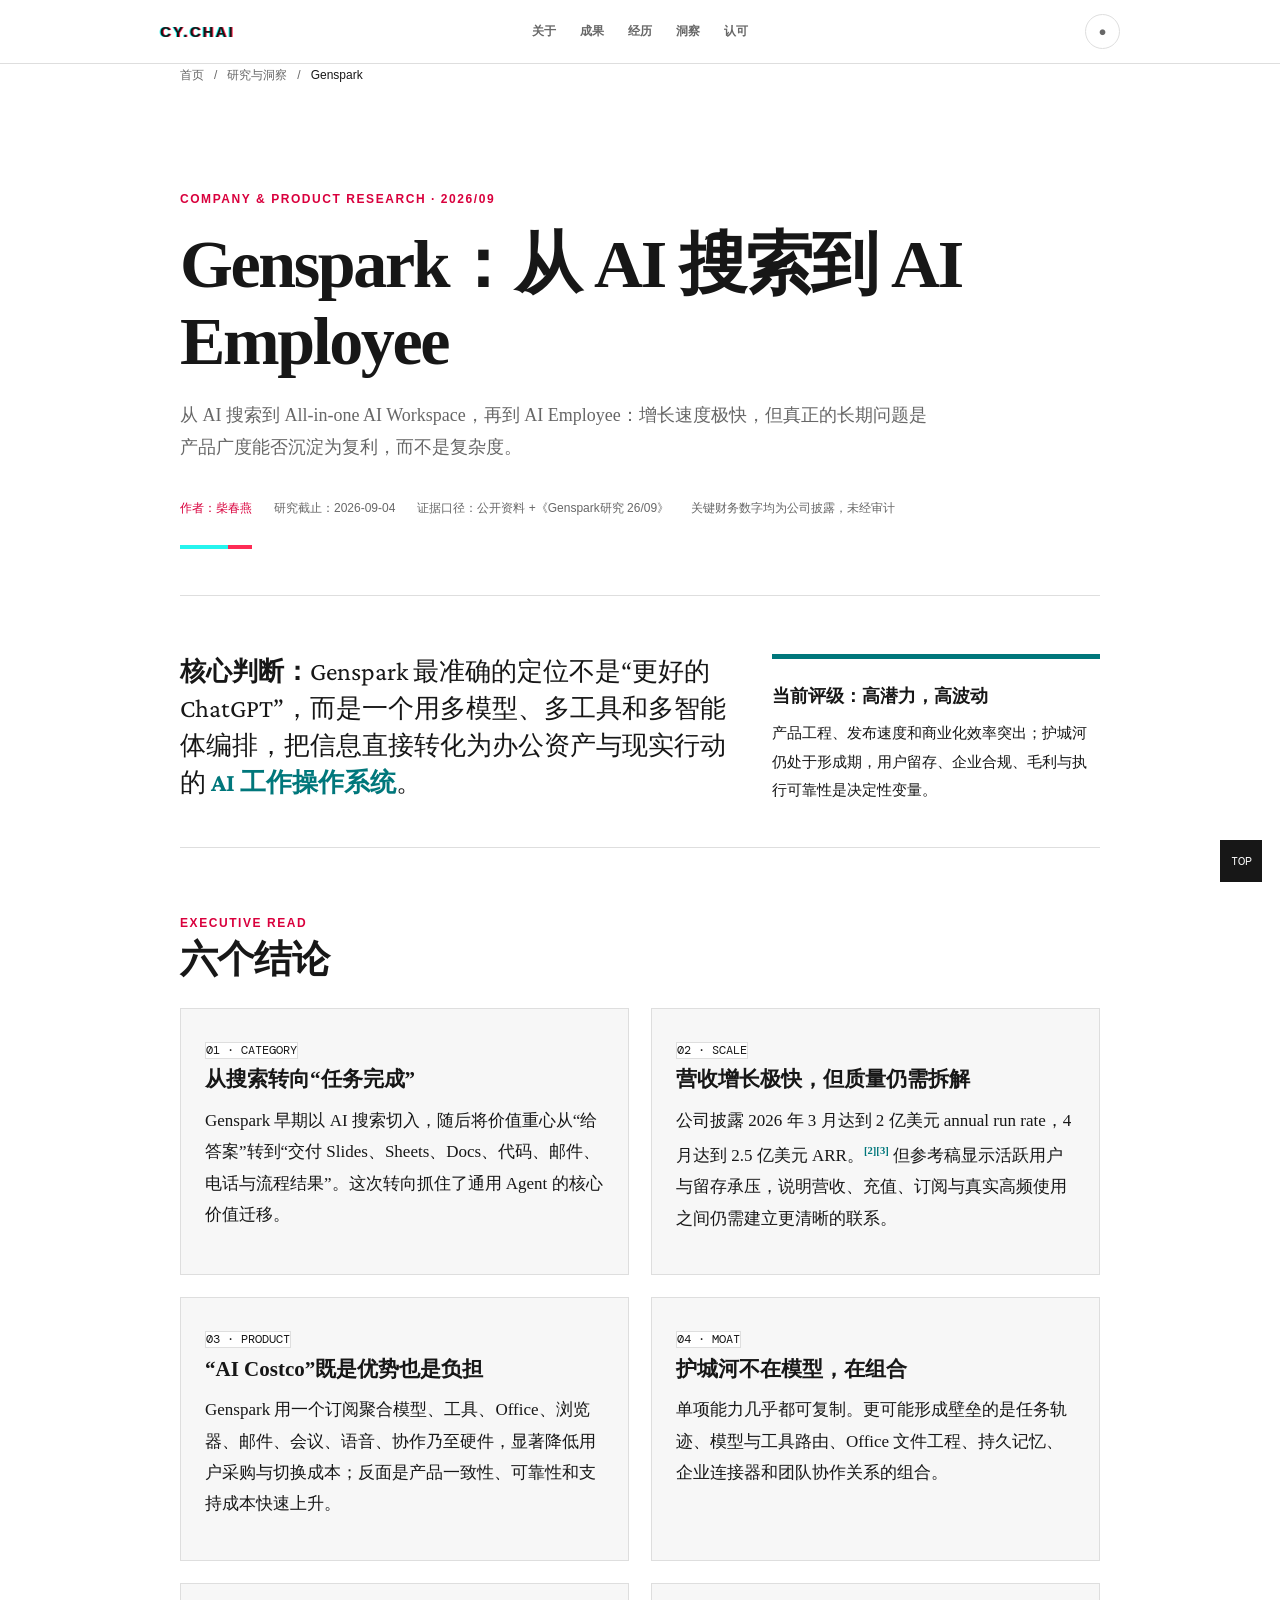
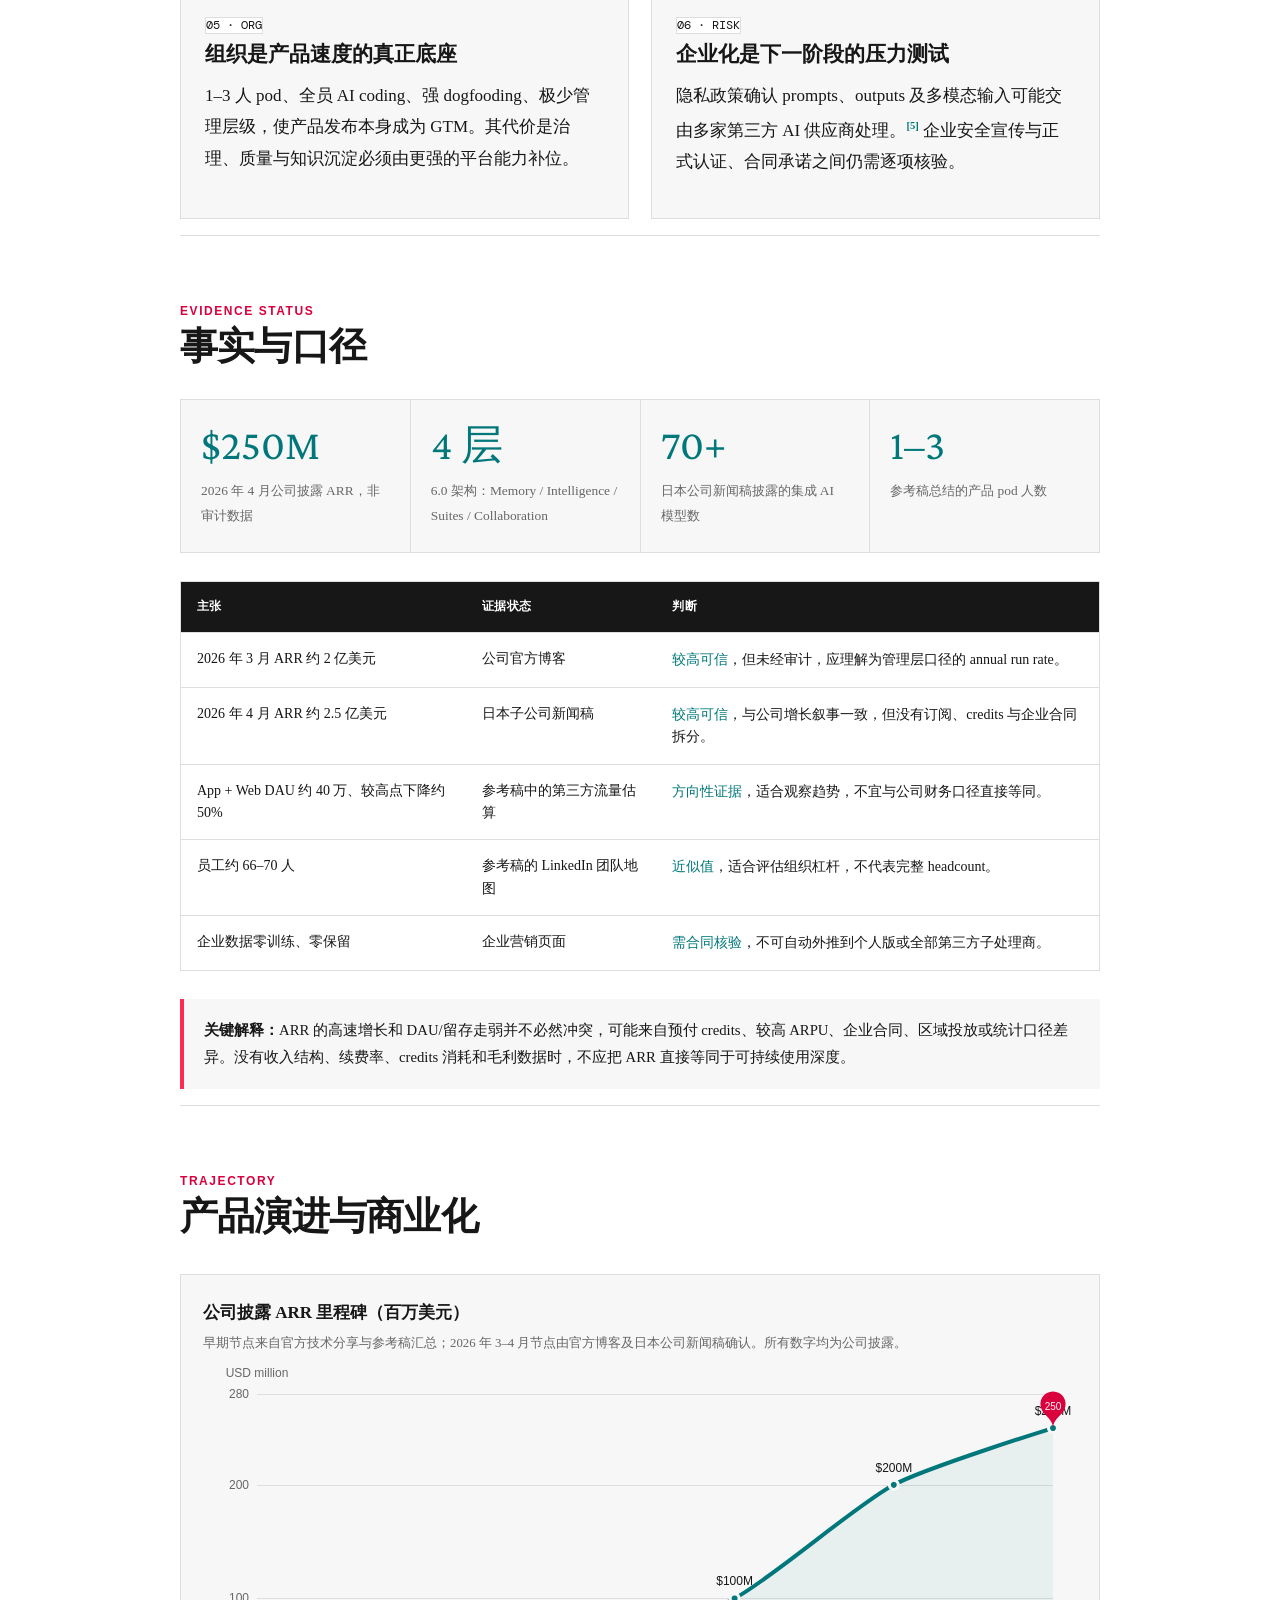
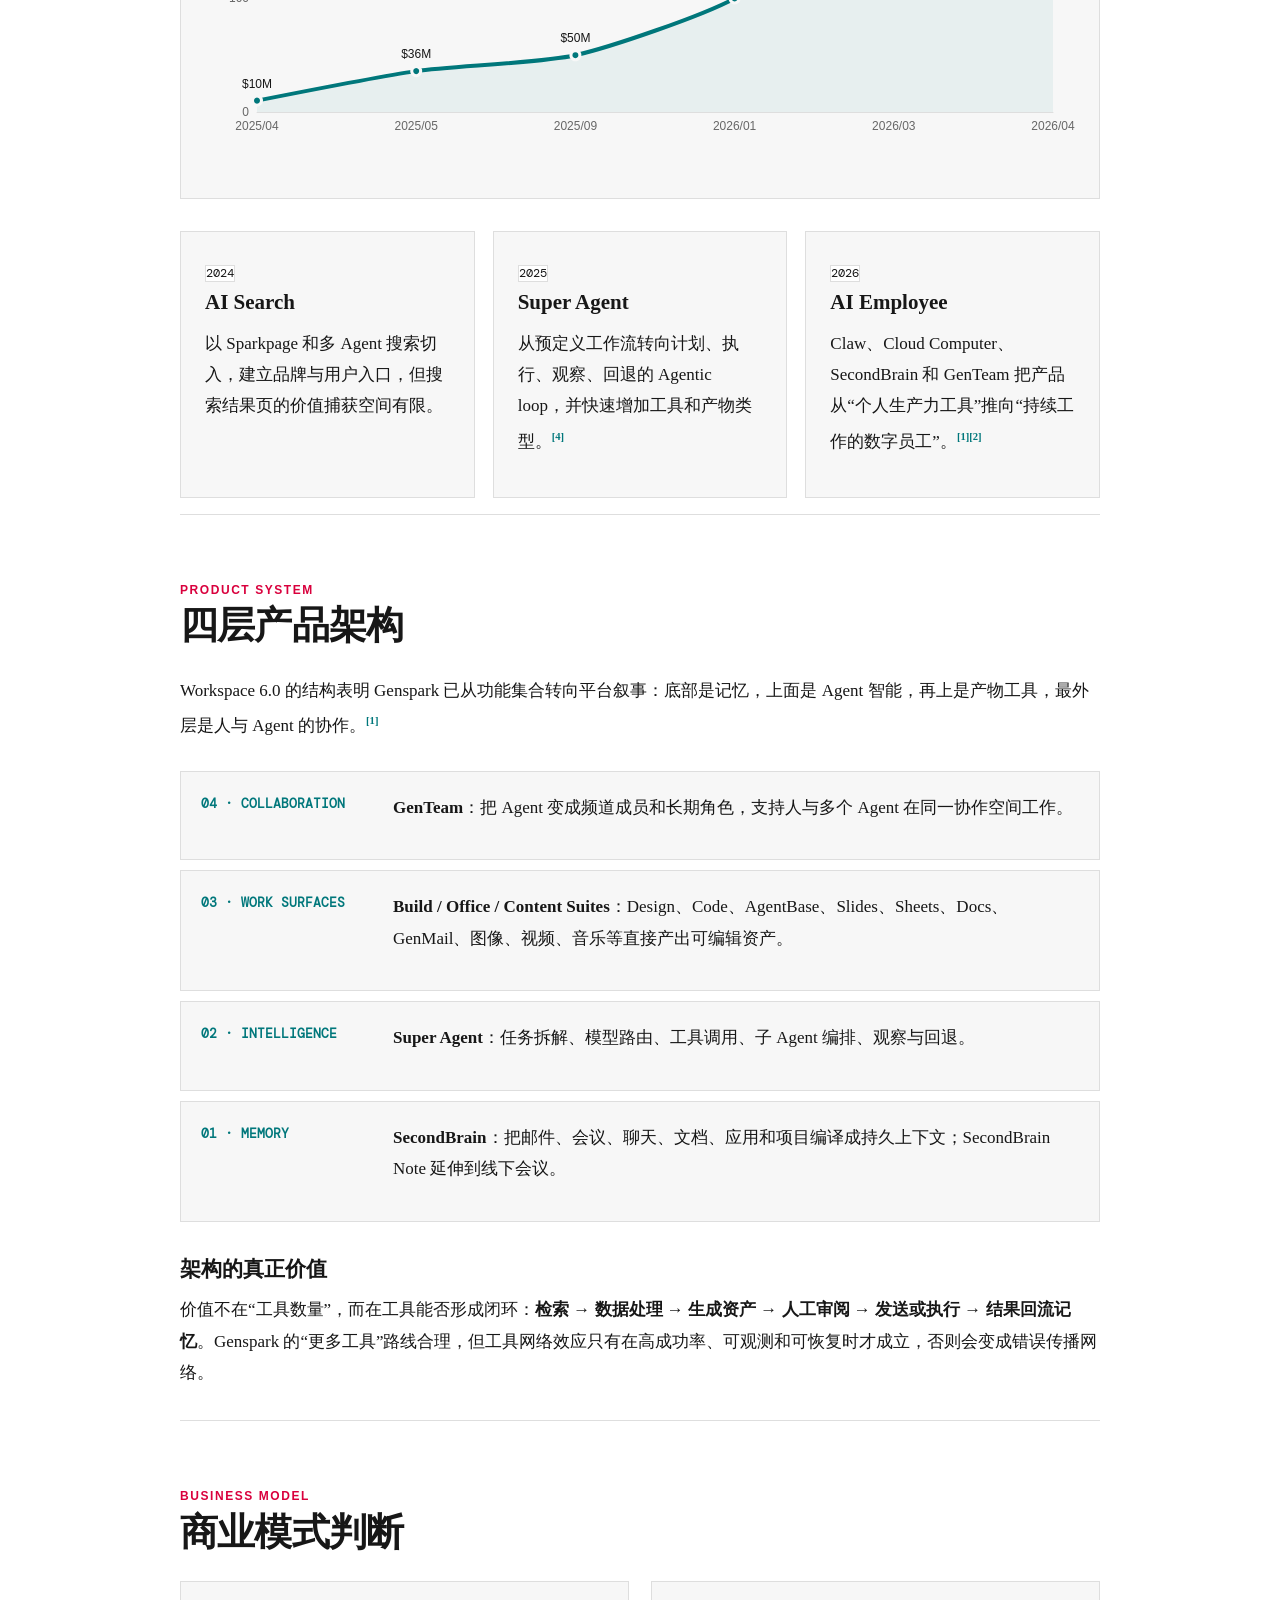
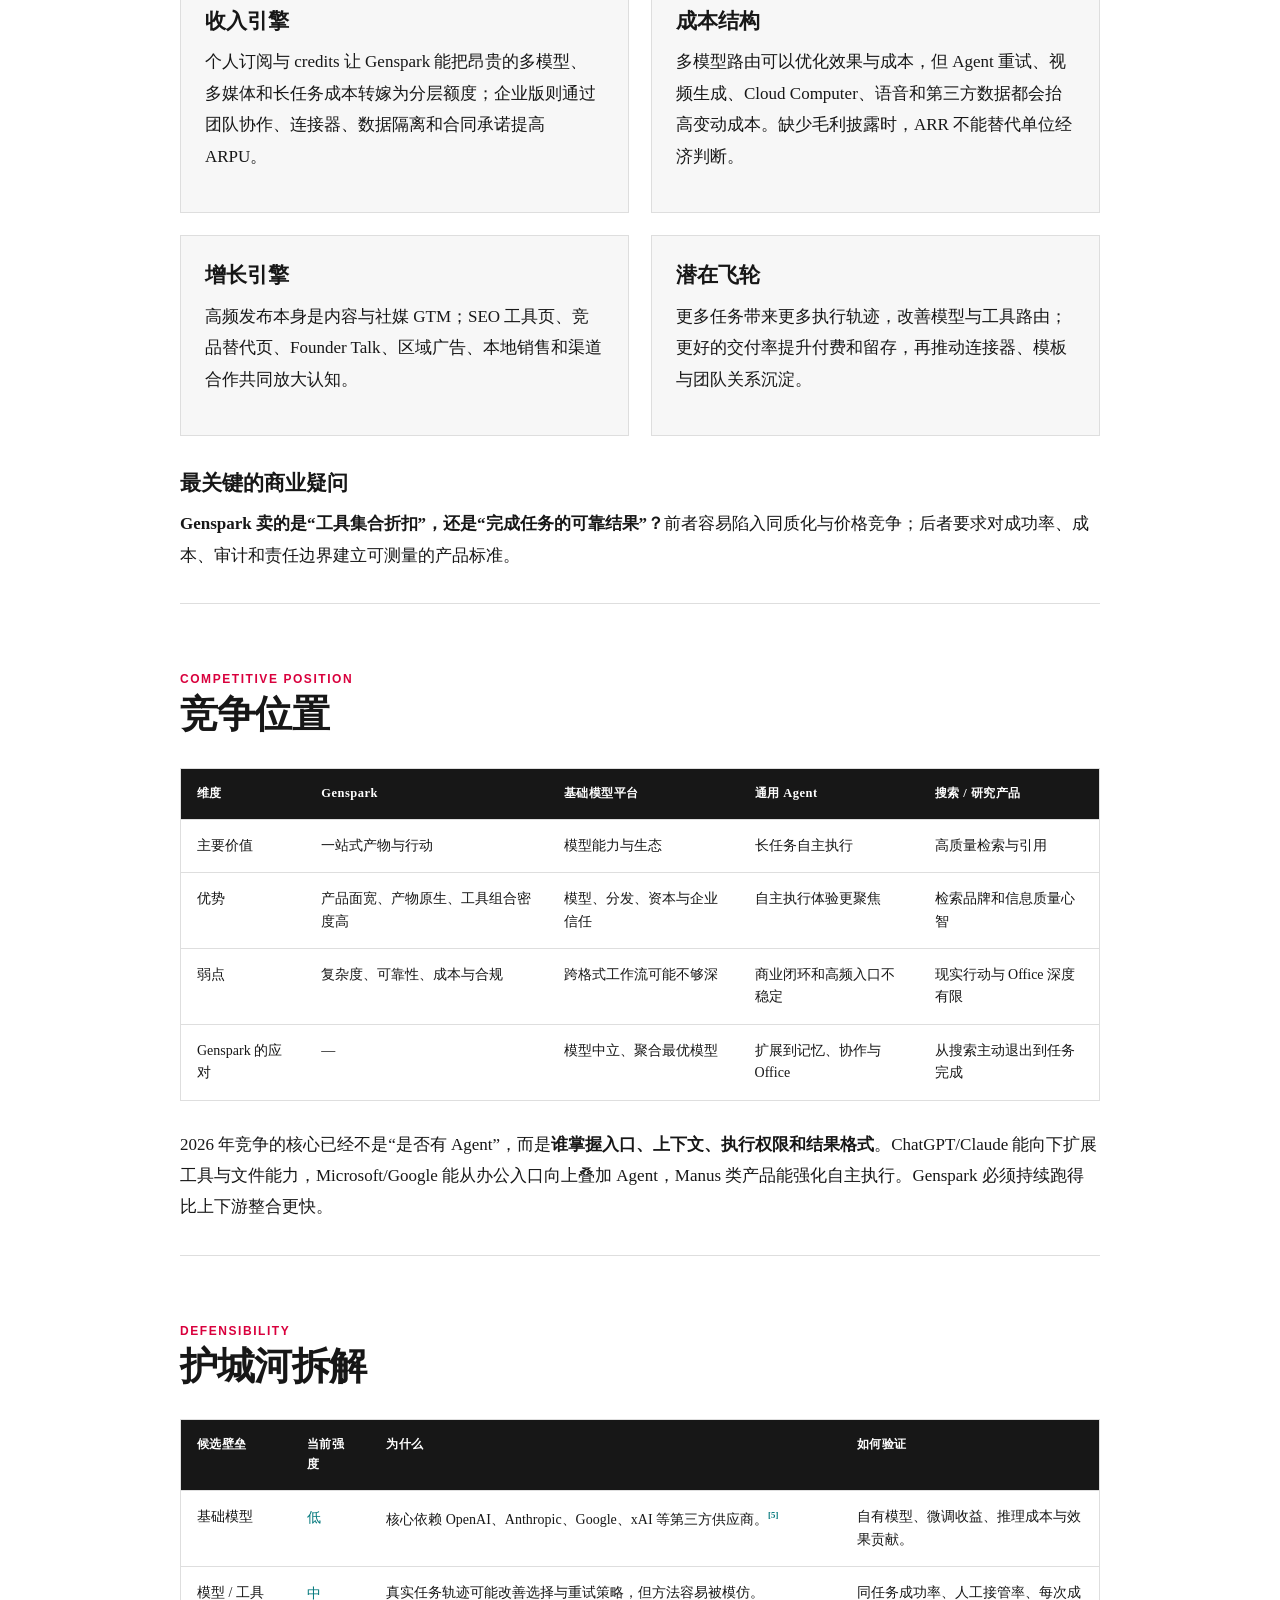
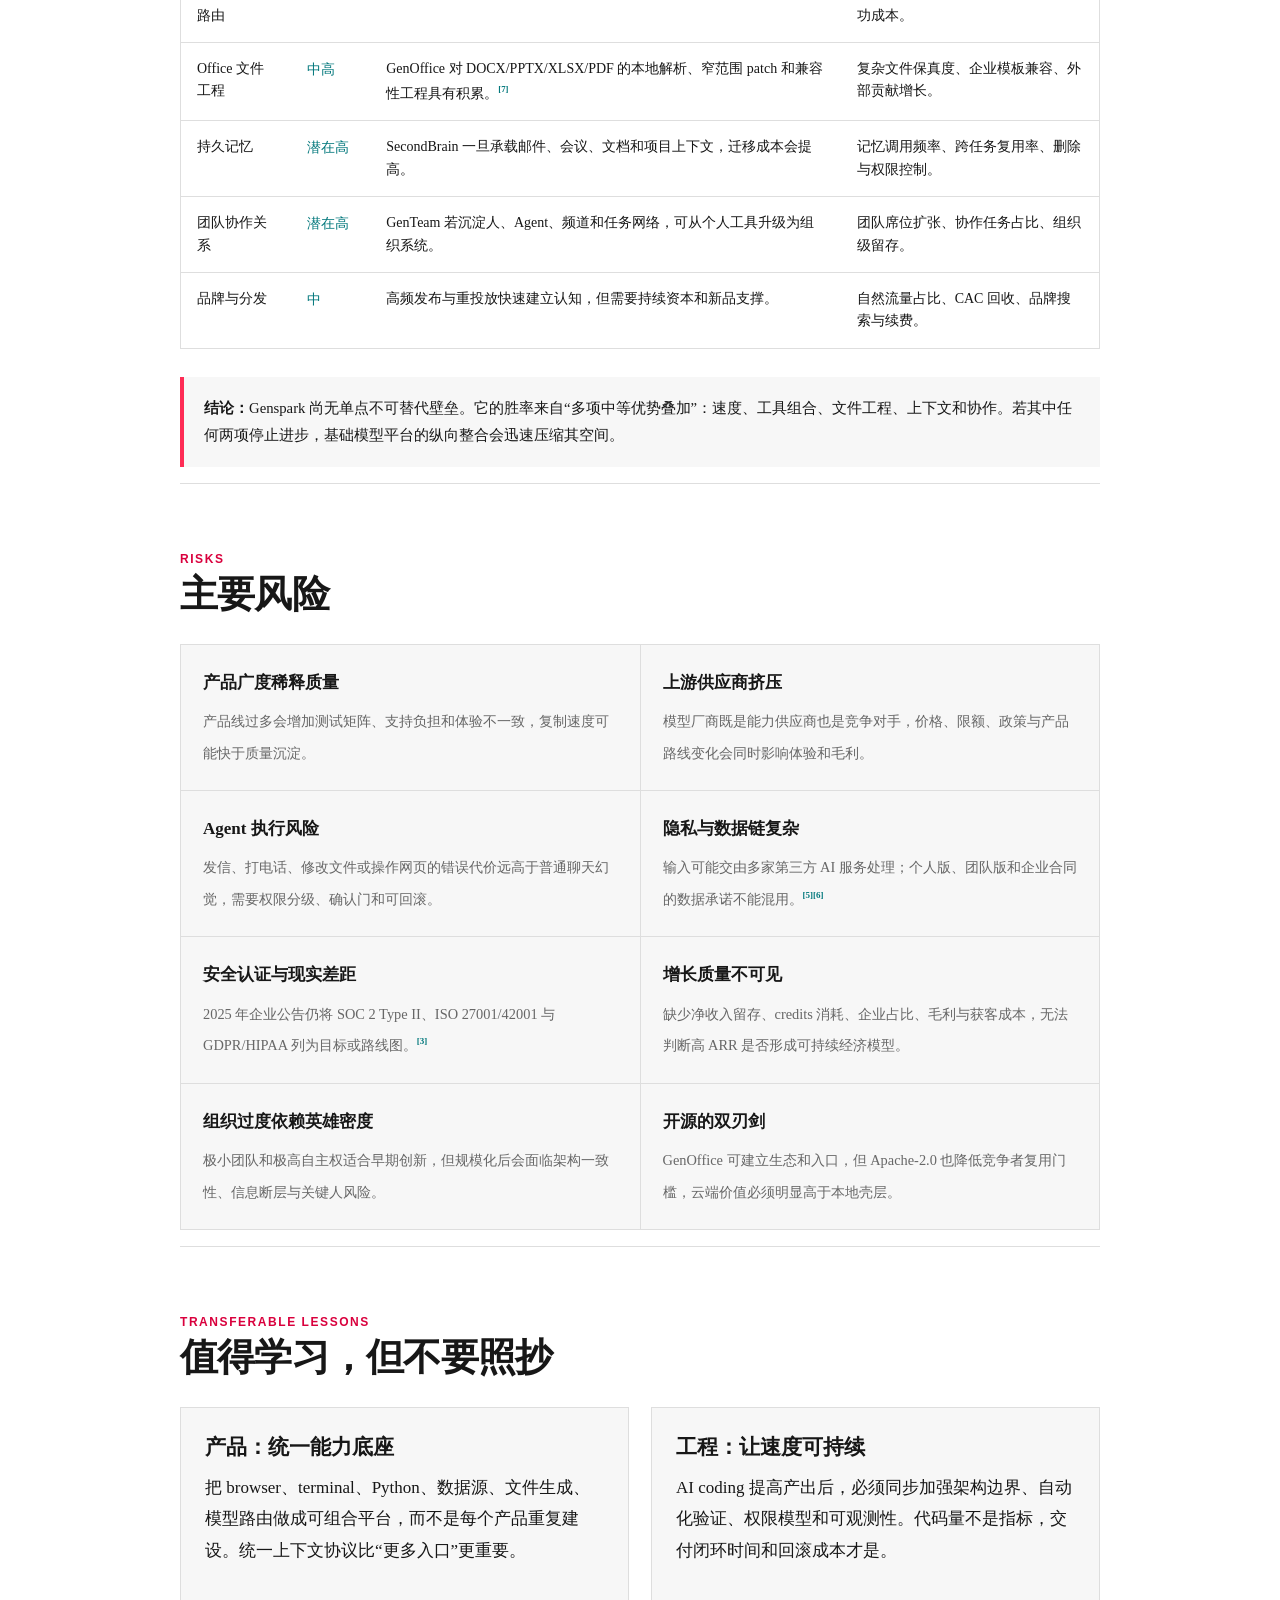
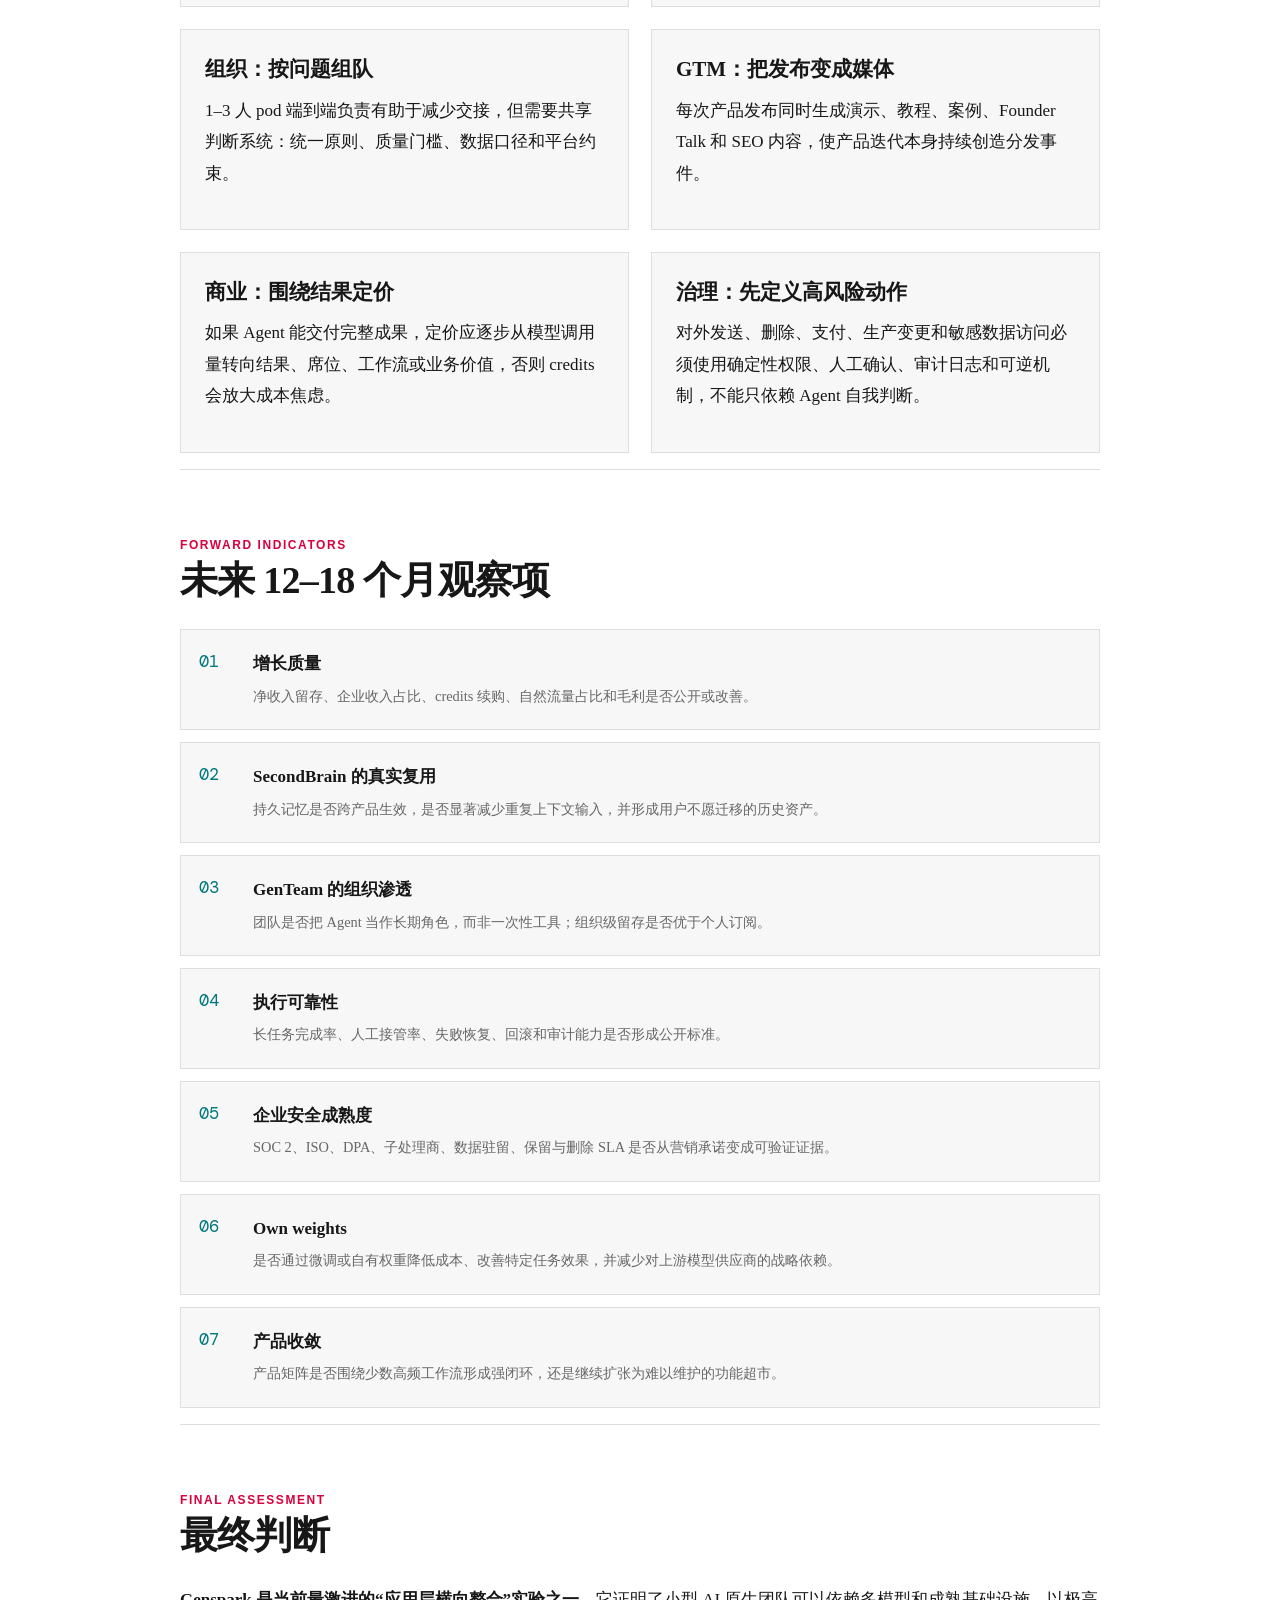
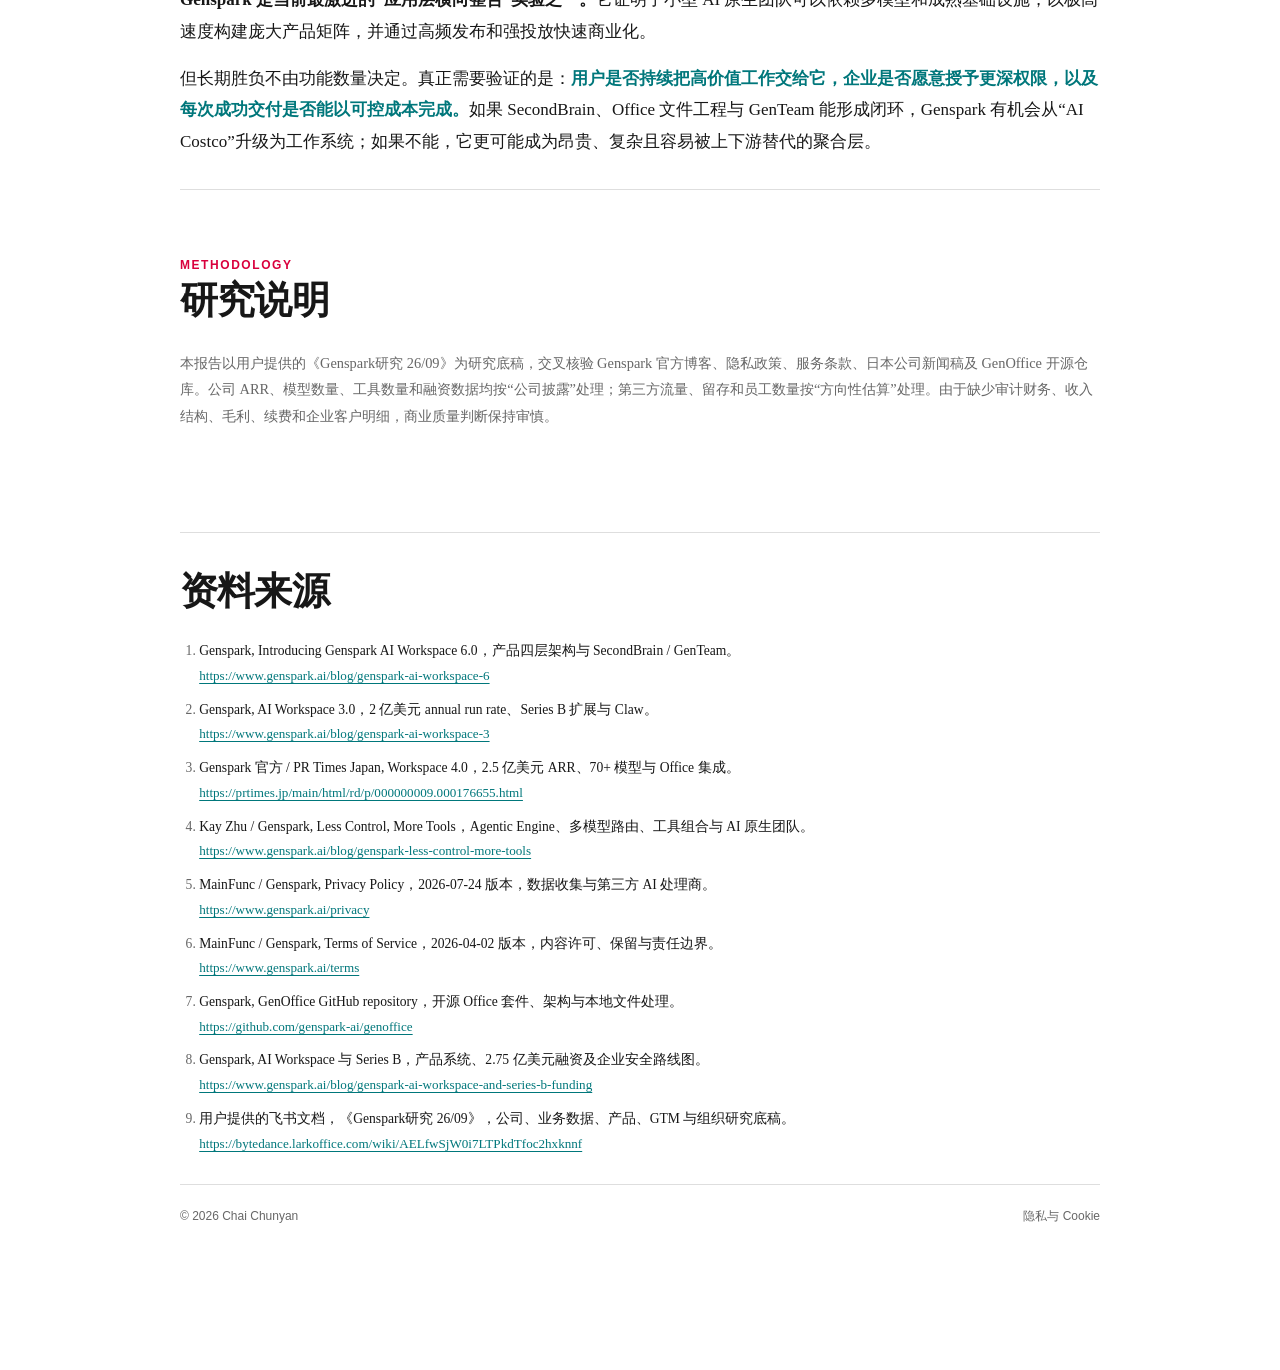
<file: insights/research/genspark-2026/index.html>
<!-- Generated by Trae Work -->
<!DOCTYPE html>
<html lang="zh-CN">
<head>
  <script async src="https://pagead2.googlesyndication.com/pagead/js/adsbygoogle.js?client=ca-pub-6597524676844094" crossorigin="anonymous"></script>
  <meta charset="UTF-8">
  <meta name="viewport" content="width=device-width, initial-scale=1.0">
  <meta name="description" content="分析 Genspark 从 AI 搜索走向 AI Workspace 与 AI Employee 的产品系统、商业化、竞争壁垒和长期增长质量。">
  <link rel="canonical" href="https://cychai.github.io/insights/research/genspark-2026/">
  <link rel="author" href="https://cychai.github.io/">
  <meta property="og:type" content="article">
  <meta property="og:title" content="Genspark：从 AI 搜索到 AI Employee">
  <meta property="og:description" content="分析 Genspark 的产品系统、商业化、竞争壁垒和长期增长质量。">
  <meta property="og:url" content="https://cychai.github.io/insights/research/genspark-2026/">
  <title>Genspark：从 AI 搜索到 AI Employee | 柴春燕</title>
  <script type="application/ld+json">
  {
    "@context": "https://schema.org",
    "@type": "Article",
    "headline": "Genspark：从 AI 搜索到 AI Employee",
    "datePublished": "2026-09-04",
    "dateModified": "2026-09-04",
    "mainEntityOfPage": "https://cychai.github.io/insights/research/genspark-2026/",
    "author": {"@type": "Person", "name": "柴春燕", "url": "https://cychai.github.io/"}
  }
  </script>
  <style>
    @font-face {
      font-family: 'Instrument Sans';
      src: url('./_shared/fonts/InstrumentSans-Regular.ttf') format('truetype');
      font-weight: 400;
    }
    @font-face {
      font-family: 'Instrument Sans';
      src: url('./_shared/fonts/InstrumentSans-Bold.ttf') format('truetype');
      font-weight: 700;
    }
    @font-face {
      font-family: 'Crimson Pro';
      src: url('./_shared/fonts/CrimsonPro-Regular.ttf') format('truetype');
      font-weight: 400;
    }
    @font-face {
      font-family: 'Crimson Pro';
      src: url('./_shared/fonts/CrimsonPro-Bold.ttf') format('truetype');
      font-weight: 700;
    }
    @font-face {
      font-family: 'DM Mono';
      src: url('./_shared/fonts/DMMono-Regular.ttf') format('truetype');
      font-weight: 400;
    }
  </style>
  <style>
    :root {
      --bg: #f7f6f2;
      --bg2: #ffffff;
      --ink: #111111;
      --muted: #66645f;
      --rule: #d9d6cd;
      --accent: #1457ff;
      --accent2: #e14b32;
      --soft: #ebeef7;
      --warn: #fff2e8;
      --font: 'Instrument Sans', -apple-system, BlinkMacSystemFont, sans-serif;
      --font-serif: 'Crimson Pro', Georgia, serif;
      --font-mono: 'DM Mono', monospace;
      --max: 1120px;
    }
    *, *::before, *::after { box-sizing: border-box; }
    html { font-size: 16px; scroll-behavior: smooth; }
    body {
      margin: 0;
      color: var(--ink);
      background: var(--bg);
      font-family: var(--font);
      line-height: 1.72;
    }
    a { color: var(--accent); }
    article.page { max-width: var(--max); margin: 0 auto; padding: 0 38px 72px; }
    .masthead { padding: 72px 0 48px; border-bottom: 1px solid var(--ink); }
    .eyebrow, .kicker {
      font-family: var(--font-mono);
      text-transform: uppercase;
      letter-spacing: .12em;
      font-size: .75rem;
      color: var(--accent);
    }
    h1 {
      max-width: 890px;
      margin: 18px 0 16px;
      font-family: var(--font-serif);
      font-weight: 700;
      font-size: clamp(3rem, 8vw, 6.8rem);
      line-height: .91;
      letter-spacing: -.045em;
    }
    .dek { max-width: 760px; margin: 0; font-size: 1.18rem; color: var(--muted); }
    .meta { display: flex; gap: 22px; flex-wrap: wrap; margin-top: 34px; font-family: var(--font-mono); font-size: .78rem; color: var(--muted); }
    .lede {
      display: grid;
      grid-template-columns: 1.25fr .75fr;
      gap: 44px;
      padding: 58px 0 30px;
    }
    .lede p { margin: 0; font-family: var(--font-serif); font-size: 1.62rem; line-height: 1.42; }
    .verdict {
      border-top: 5px solid var(--accent);
      padding: 20px 0 0;
      font-size: .96rem;
    }
    .verdict strong { display: block; margin-bottom: 6px; font-size: 1.15rem; }
    section { padding: 56px 0; border-top: 1px solid var(--rule); }
    h2 {
      margin: 0 0 24px;
      font-family: var(--font-serif);
      font-size: clamp(2rem, 4vw, 3.25rem);
      line-height: 1.08;
      letter-spacing: -.025em;
    }
    h3 { margin: 32px 0 10px; font-size: 1.1rem; line-height: 1.3; }
    p { margin: 0 0 16px; }
    strong { font-weight: 700; }
    .keyline { color: var(--accent); font-weight: 700; }
    .metrics { display: grid; grid-template-columns: repeat(4, 1fr); gap: 1px; background: var(--rule); border: 1px solid var(--rule); margin: 28px 0; }
    .metric { background: var(--bg2); padding: 24px 20px; min-height: 148px; }
    .metric .n { display: block; font-family: var(--font-serif); font-size: 2.65rem; line-height: 1; color: var(--accent); }
    .metric .label { display: block; margin-top: 12px; font-size: .84rem; color: var(--muted); }
    .note { padding: 18px 20px; background: var(--warn); border-left: 4px solid var(--accent2); font-size: .92rem; }
    .grid-2 { display: grid; grid-template-columns: repeat(2, 1fr); gap: 22px; }
    .grid-3 { display: grid; grid-template-columns: repeat(3, 1fr); gap: 18px; }
    .card { background: var(--bg2); border: 1px solid var(--rule); padding: 24px; }
    .card h3 { margin-top: 0; }
    .card .tag { font-family: var(--font-mono); font-size: .72rem; color: var(--accent); }
    .stack { display: grid; gap: 10px; margin: 30px 0; }
    .layer { display: grid; grid-template-columns: 170px 1fr; gap: 22px; align-items: start; background: var(--bg2); border: 1px solid var(--rule); padding: 20px; }
    .layer b { font-family: var(--font-mono); font-size: .82rem; color: var(--accent); }
    .layer p { margin: 0; }
    .table-wrap { overflow-x: auto; overflow-y: auto; max-height: 600px; border: 1px solid var(--rule); background: var(--bg2); }
    table { width: 100%; border-collapse: collapse; min-width: 740px; font-size: .9rem; }
    th, td { padding: 15px 16px; text-align: left; vertical-align: top; border-bottom: 1px solid var(--rule); }
    th { position: sticky; top: 0; background: var(--ink); color: var(--bg2); font-size: .78rem; letter-spacing: .04em; }
    tr:last-child td { border-bottom: 0; }
    .score { font-family: var(--font-mono); color: var(--accent); white-space: nowrap; }
    .chart-figure { margin: 32px 0 12px; background: var(--bg2); border: 1px solid var(--rule); padding: 22px; }
    .chart-figure figcaption { font-weight: 700; margin-bottom: 4px; }
    .chart-note { color: var(--muted); font-size: .8rem; }
    .risk-list { display: grid; grid-template-columns: 1fr 1fr; gap: 1px; background: var(--rule); border: 1px solid var(--rule); }
    .risk { background: var(--bg2); padding: 22px; }
    .risk b { display: block; margin-bottom: 7px; }
    .risk span { color: var(--muted); font-size: .9rem; }
    .watchlist { counter-reset: item; display: grid; gap: 12px; }
    .watch { position: relative; padding: 18px 18px 18px 72px; background: var(--bg2); border: 1px solid var(--rule); }
    .watch::before { counter-increment: item; content: counter(item, decimal-leading-zero); position: absolute; left: 18px; top: 16px; font-family: var(--font-mono); color: var(--accent); }
    .watch b { display: block; }
    .watch span { color: var(--muted); font-size: .9rem; }
    .method { font-size: .9rem; color: var(--muted); }
    footer { padding-top: 50px; border-top: 1px solid var(--ink); }
    footer h2 { font-size: 2rem; }
    footer .sources ol { padding-left: 1.2rem; font-size: .85rem; color: var(--muted); }
    footer .sources li { margin-bottom: .75rem; overflow-wrap: break-word; word-break: break-all; }
    footer .sources .src-title { color: var(--ink); word-break: normal; }
    footer .sources .src-url { display: block; margin-top: .15rem; font-size: .82rem; color: var(--accent); word-break: break-all; }
    footer .sources a { word-break: break-all; }
    sup a { color: var(--accent); text-decoration: none; font-size: .75em; font-weight: 700; }
    .top-link { position: fixed; right: 18px; bottom: 18px; width: 42px; height: 42px; display: grid; place-items: center; background: var(--ink); color: var(--bg2); text-decoration: none; font-family: var(--font-mono); font-size: .75rem; }
    @media (max-width: 820px) {
      article.page { padding: 0 20px 50px; }
      .masthead { padding-top: 44px; }
      .lede, .grid-2, .grid-3 { grid-template-columns: 1fr; }
      .metrics { grid-template-columns: 1fr 1fr; }
      .risk-list { grid-template-columns: 1fr; }
      .layer { grid-template-columns: 1fr; gap: 5px; }
      table { min-width: 760px; }
    }
    @media print {
      body { background: var(--bg2); }
      article.page { max-width: none; }
      .top-link { display: none; }
      section { break-inside: avoid; }
    }
  </style>
  <link rel="stylesheet" href="../../article.css">
</head>
<body id="top">
  <header class="article-sitebar">
    <a class="article-brand" href="../../../">CY.CHAI</a>
    <nav class="article-nav"><a href="../../../#about">关于</a><a href="../../../#impact">成果</a><a href="../../../#experience">经历</a><a href="../../">洞察</a><a href="../../../#recognition">认可</a></nav>
    <button class="article-theme-toggle" type="button" aria-label="切换为黑色主题" aria-pressed="false">●</button>
  </header>
  <article class="page">
    <nav class="article-breadcrumb" aria-label="面包屑">
      <a href="../../../">首页</a><span>/</span><a href="../../">研究与洞察</a><span>/</span><span aria-current="page">Genspark</span>
    </nav>
    <header class="masthead">
      <div class="eyebrow">Company & Product Research · 2026/09</div>
      <h1>Genspark：从 AI 搜索到 AI Employee</h1>
      <p class="dek">从 AI 搜索到 All-in-one AI Workspace，再到 AI Employee：增长速度极快，但真正的长期问题是产品广度能否沉淀为复利，而不是复杂度。</p>
      <div class="meta">
        <a href="../../../" rel="author">作者：柴春燕</a>
        <span>研究截止：2026-09-04</span>
        <span>证据口径：公开资料 +《Genspark研究 26/09》</span>
        <span>关键财务数字均为公司披露，未经审计</span>
      </div>
    </header>

    <main>
      <div class="lede">
        <p><strong>核心判断：</strong>Genspark 最准确的定位不是“更好的 ChatGPT”，而是一个用多模型、多工具和多智能体编排，把信息直接转化为办公资产与现实行动的 <span class="keyline">AI 工作操作系统</span>。</p>
        <aside class="verdict">
          <strong>当前评级：高潜力，高波动</strong>
          产品工程、发布速度和商业化效率突出；护城河仍处于形成期，用户留存、企业合规、毛利与执行可靠性是决定性变量。
        </aside>
      </div>

      <section>
        <div class="kicker">Executive read</div>
        <h2>六个结论</h2>
        <div class="grid-2">
          <article class="card"><span class="tag">01 · CATEGORY</span><h3>从搜索转向“任务完成”</h3><p>Genspark 早期以 AI 搜索切入，随后将价值重心从“给答案”转到“交付 Slides、Sheets、Docs、代码、邮件、电话与流程结果”。这次转向抓住了通用 Agent 的核心价值迁移。</p></article>
          <article class="card"><span class="tag">02 · SCALE</span><h3>营收增长极快，但质量仍需拆解</h3><p>公司披露 2026 年 3 月达到 2 亿美元 annual run rate，4 月达到 2.5 亿美元 ARR。<sup><a href="#cite-2">[2]</a></sup><sup><a href="#cite-3">[3]</a></sup> 但参考稿显示活跃用户与留存承压，说明营收、充值、订阅与真实高频使用之间仍需建立更清晰的联系。</p></article>
          <article class="card"><span class="tag">03 · PRODUCT</span><h3>“AI Costco”既是优势也是负担</h3><p>Genspark 用一个订阅聚合模型、工具、Office、浏览器、邮件、会议、语音、协作乃至硬件，显著降低用户采购与切换成本；反面是产品一致性、可靠性和支持成本快速上升。</p></article>
          <article class="card"><span class="tag">04 · MOAT</span><h3>护城河不在模型，在组合</h3><p>单项能力几乎都可复制。更可能形成壁垒的是任务轨迹、模型与工具路由、Office 文件工程、持久记忆、企业连接器和团队协作关系的组合。</p></article>
          <article class="card"><span class="tag">05 · ORG</span><h3>组织是产品速度的真正底座</h3><p>1–3 人 pod、全员 AI coding、强 dogfooding、极少管理层级，使产品发布本身成为 GTM。其代价是治理、质量与知识沉淀必须由更强的平台能力补位。</p></article>
          <article class="card"><span class="tag">06 · RISK</span><h3>企业化是下一阶段的压力测试</h3><p>隐私政策确认 prompts、outputs 及多模态输入可能交由多家第三方 AI 供应商处理。<sup><a href="#cite-5">[5]</a></sup> 企业安全宣传与正式认证、合同承诺之间仍需逐项核验。</p></article>
        </div>
      </section>

      <section>
        <div class="kicker">Evidence status</div>
        <h2>事实与口径</h2>
        <div class="metrics">
          <div class="metric"><span class="n">$250M</span><span class="label">2026 年 4 月公司披露 ARR，非审计数据</span></div>
          <div class="metric"><span class="n">4 层</span><span class="label">6.0 架构：Memory / Intelligence / Suites / Collaboration</span></div>
          <div class="metric"><span class="n">70+</span><span class="label">日本公司新闻稿披露的集成 AI 模型数</span></div>
          <div class="metric"><span class="n">1–3</span><span class="label">参考稿总结的产品 pod 人数</span></div>
        </div>
        <div class="table-wrap">
          <table>
            <thead><tr><th>主张</th><th>证据状态</th><th>判断</th></tr></thead>
            <tbody>
              <tr><td>2026 年 3 月 ARR 约 2 亿美元</td><td>公司官方博客</td><td><span class="score">较高可信</span>，但未经审计，应理解为管理层口径的 annual run rate。</td></tr>
              <tr><td>2026 年 4 月 ARR 约 2.5 亿美元</td><td>日本子公司新闻稿</td><td><span class="score">较高可信</span>，与公司增长叙事一致，但没有订阅、credits 与企业合同拆分。</td></tr>
              <tr><td>App + Web DAU 约 40 万、较高点下降约 50%</td><td>参考稿中的第三方流量估算</td><td><span class="score">方向性证据</span>，适合观察趋势，不宜与公司财务口径直接等同。</td></tr>
              <tr><td>员工约 66–70 人</td><td>参考稿的 LinkedIn 团队地图</td><td><span class="score">近似值</span>，适合评估组织杠杆，不代表完整 headcount。</td></tr>
              <tr><td>企业数据零训练、零保留</td><td>企业营销页面</td><td><span class="score">需合同核验</span>，不可自动外推到个人版或全部第三方子处理商。</td></tr>
            </tbody>
          </table>
        </div>
        <div class="note"><strong>关键解释：</strong>ARR 的高速增长和 DAU/留存走弱并不必然冲突，可能来自预付 credits、较高 ARPU、企业合同、区域投放或统计口径差异。没有收入结构、续费率、credits 消耗和毛利数据时，不应把 ARR 直接等同于可持续使用深度。</div>
      </section>

      <section>
        <div class="kicker">Trajectory</div>
        <h2>产品演进与商业化</h2>
        <figure class="chart-figure">
          <figcaption>公司披露 ARR 里程碑（百万美元）</figcaption>
          <div class="chart-note">早期节点来自官方技术分享与参考稿汇总；2026 年 3–4 月节点由官方博客及日本公司新闻稿确认。所有数字均为公司披露。</div>
          <div id="chart-arr" style="width:100%;min-height:420px"></div>
        </figure>
        <div class="grid-3">
          <article class="card"><span class="tag">2024</span><h3>AI Search</h3><p>以 Sparkpage 和多 Agent 搜索切入，建立品牌与用户入口，但搜索结果页的价值捕获空间有限。</p></article>
          <article class="card"><span class="tag">2025</span><h3>Super Agent</h3><p>从预定义工作流转向计划、执行、观察、回退的 Agentic loop，并快速增加工具和产物类型。<sup><a href="#cite-4">[4]</a></sup></p></article>
          <article class="card"><span class="tag">2026</span><h3>AI Employee</h3><p>Claw、Cloud Computer、SecondBrain 和 GenTeam 把产品从“个人生产力工具”推向“持续工作的数字员工”。<sup><a href="#cite-1">[1]</a></sup><sup><a href="#cite-2">[2]</a></sup></p></article>
        </div>
      </section>

      <section>
        <div class="kicker">Product system</div>
        <h2>四层产品架构</h2>
        <p>Workspace 6.0 的结构表明 Genspark 已从功能集合转向平台叙事：底部是记忆，上面是 Agent 智能，再上是产物工具，最外层是人与 Agent 的协作。<sup><a href="#cite-1">[1]</a></sup></p>
        <div class="stack">
          <div class="layer"><b>04 · COLLABORATION</b><p><strong>GenTeam</strong>：把 Agent 变成频道成员和长期角色，支持人与多个 Agent 在同一协作空间工作。</p></div>
          <div class="layer"><b>03 · WORK SURFACES</b><p><strong>Build / Office / Content Suites</strong>：Design、Code、AgentBase、Slides、Sheets、Docs、GenMail、图像、视频、音乐等直接产出可编辑资产。</p></div>
          <div class="layer"><b>02 · INTELLIGENCE</b><p><strong>Super Agent</strong>：任务拆解、模型路由、工具调用、子 Agent 编排、观察与回退。</p></div>
          <div class="layer"><b>01 · MEMORY</b><p><strong>SecondBrain</strong>：把邮件、会议、聊天、文档、应用和项目编译成持久上下文；SecondBrain Note 延伸到线下会议。</p></div>
        </div>
        <h3>架构的真正价值</h3>
        <p>价值不在“工具数量”，而在工具能否形成闭环：<strong>检索 → 数据处理 → 生成资产 → 人工审阅 → 发送或执行 → 结果回流记忆</strong>。Genspark 的“更多工具”路线合理，但工具网络效应只有在高成功率、可观测和可恢复时才成立，否则会变成错误传播网络。</p>
      </section>

      <section>
        <div class="kicker">Business model</div>
        <h2>商业模式判断</h2>
        <div class="grid-2">
          <article class="card"><h3>收入引擎</h3><p>个人订阅与 credits 让 Genspark 能把昂贵的多模型、多媒体和长任务成本转嫁为分层额度；企业版则通过团队协作、连接器、数据隔离和合同承诺提高 ARPU。</p></article>
          <article class="card"><h3>成本结构</h3><p>多模型路由可以优化效果与成本，但 Agent 重试、视频生成、Cloud Computer、语音和第三方数据都会抬高变动成本。缺少毛利披露时，ARR 不能替代单位经济判断。</p></article>
          <article class="card"><h3>增长引擎</h3><p>高频发布本身是内容与社媒 GTM；SEO 工具页、竞品替代页、Founder Talk、区域广告、本地销售和渠道合作共同放大认知。</p></article>
          <article class="card"><h3>潜在飞轮</h3><p>更多任务带来更多执行轨迹，改善模型与工具路由；更好的交付率提升付费和留存，再推动连接器、模板与团队关系沉淀。</p></article>
        </div>
        <h3>最关键的商业疑问</h3>
        <p><strong>Genspark 卖的是“工具集合折扣”，还是“完成任务的可靠结果”？</strong>前者容易陷入同质化与价格竞争；后者要求对成功率、成本、审计和责任边界建立可测量的产品标准。</p>
      </section>

      <section>
        <div class="kicker">Competitive position</div>
        <h2>竞争位置</h2>
        <div class="table-wrap">
          <table>
            <thead><tr><th>维度</th><th>Genspark</th><th>基础模型平台</th><th>通用 Agent</th><th>搜索 / 研究产品</th></tr></thead>
            <tbody>
              <tr><td>主要价值</td><td>一站式产物与行动</td><td>模型能力与生态</td><td>长任务自主执行</td><td>高质量检索与引用</td></tr>
              <tr><td>优势</td><td>产品面宽、产物原生、工具组合密度高</td><td>模型、分发、资本与企业信任</td><td>自主执行体验更聚焦</td><td>检索品牌和信息质量心智</td></tr>
              <tr><td>弱点</td><td>复杂度、可靠性、成本与合规</td><td>跨格式工作流可能不够深</td><td>商业闭环和高频入口不稳定</td><td>现实行动与 Office 深度有限</td></tr>
              <tr><td>Genspark 的应对</td><td>—</td><td>模型中立、聚合最优模型</td><td>扩展到记忆、协作与 Office</td><td>从搜索主动退出到任务完成</td></tr>
            </tbody>
          </table>
        </div>
        <p style="margin-top:18px">2026 年竞争的核心已经不是“是否有 Agent”，而是<strong>谁掌握入口、上下文、执行权限和结果格式</strong>。ChatGPT/Claude 能向下扩展工具与文件能力，Microsoft/Google 能从办公入口向上叠加 Agent，Manus 类产品能强化自主执行。Genspark 必须持续跑得比上下游整合更快。</p>
      </section>

      <section>
        <div class="kicker">Defensibility</div>
        <h2>护城河拆解</h2>
        <div class="table-wrap">
          <table>
            <thead><tr><th>候选壁垒</th><th>当前强度</th><th>为什么</th><th>如何验证</th></tr></thead>
            <tbody>
              <tr><td>基础模型</td><td><span class="score">低</span></td><td>核心依赖 OpenAI、Anthropic、Google、xAI 等第三方供应商。<sup><a href="#cite-5">[5]</a></sup></td><td>自有模型、微调收益、推理成本与效果贡献。</td></tr>
              <tr><td>模型 / 工具路由</td><td><span class="score">中</span></td><td>真实任务轨迹可能改善选择与重试策略，但方法容易被模仿。</td><td>同任务成功率、人工接管率、每次成功成本。</td></tr>
              <tr><td>Office 文件工程</td><td><span class="score">中高</span></td><td>GenOffice 对 DOCX/PPTX/XLSX/PDF 的本地解析、窄范围 patch 和兼容性工程具有积累。<sup><a href="#cite-7">[7]</a></sup></td><td>复杂文件保真度、企业模板兼容、外部贡献增长。</td></tr>
              <tr><td>持久记忆</td><td><span class="score">潜在高</span></td><td>SecondBrain 一旦承载邮件、会议、文档和项目上下文，迁移成本会提高。</td><td>记忆调用频率、跨任务复用率、删除与权限控制。</td></tr>
              <tr><td>团队协作关系</td><td><span class="score">潜在高</span></td><td>GenTeam 若沉淀人、Agent、频道和任务网络，可从个人工具升级为组织系统。</td><td>团队席位扩张、协作任务占比、组织级留存。</td></tr>
              <tr><td>品牌与分发</td><td><span class="score">中</span></td><td>高频发布与重投放快速建立认知，但需要持续资本和新品支撑。</td><td>自然流量占比、CAC 回收、品牌搜索与续费。</td></tr>
            </tbody>
          </table>
        </div>
        <div class="note"><strong>结论：</strong>Genspark 尚无单点不可替代壁垒。它的胜率来自“多项中等优势叠加”：速度、工具组合、文件工程、上下文和协作。若其中任何两项停止进步，基础模型平台的纵向整合会迅速压缩其空间。</div>
      </section>

      <section>
        <div class="kicker">Risks</div>
        <h2>主要风险</h2>
        <div class="risk-list">
          <div class="risk"><b>产品广度稀释质量</b><span>产品线过多会增加测试矩阵、支持负担和体验不一致，复制速度可能快于质量沉淀。</span></div>
          <div class="risk"><b>上游供应商挤压</b><span>模型厂商既是能力供应商也是竞争对手，价格、限额、政策与产品路线变化会同时影响体验和毛利。</span></div>
          <div class="risk"><b>Agent 执行风险</b><span>发信、打电话、修改文件或操作网页的错误代价远高于普通聊天幻觉，需要权限分级、确认门和可回滚。</span></div>
          <div class="risk"><b>隐私与数据链复杂</b><span>输入可能交由多家第三方 AI 服务处理；个人版、团队版和企业合同的数据承诺不能混用。<sup><a href="#cite-5">[5]</a></sup><sup><a href="#cite-6">[6]</a></sup></span></div>
          <div class="risk"><b>安全认证与现实差距</b><span>2025 年企业公告仍将 SOC 2 Type II、ISO 27001/42001 与 GDPR/HIPAA 列为目标或路线图。<sup><a href="#cite-3">[3]</a></sup></span></div>
          <div class="risk"><b>增长质量不可见</b><span>缺少净收入留存、credits 消耗、企业占比、毛利与获客成本，无法判断高 ARR 是否形成可持续经济模型。</span></div>
          <div class="risk"><b>组织过度依赖英雄密度</b><span>极小团队和极高自主权适合早期创新，但规模化后会面临架构一致性、信息断层与关键人风险。</span></div>
          <div class="risk"><b>开源的双刃剑</b><span>GenOffice 可建立生态和入口，但 Apache-2.0 也降低竞争者复用门槛，云端价值必须明显高于本地壳层。</span></div>
        </div>
      </section>

      <section>
        <div class="kicker">Transferable lessons</div>
        <h2>值得学习，但不要照抄</h2>
        <div class="grid-2">
          <article class="card"><h3>产品：统一能力底座</h3><p>把 browser、terminal、Python、数据源、文件生成、模型路由做成可组合平台，而不是每个产品重复建设。统一上下文协议比“更多入口”更重要。</p></article>
          <article class="card"><h3>工程：让速度可持续</h3><p>AI coding 提高产出后，必须同步加强架构边界、自动化验证、权限模型和可观测性。代码量不是指标，交付闭环时间和回滚成本才是。</p></article>
          <article class="card"><h3>组织：按问题组队</h3><p>1–3 人 pod 端到端负责有助于减少交接，但需要共享判断系统：统一原则、质量门槛、数据口径和平台约束。</p></article>
          <article class="card"><h3>GTM：把发布变成媒体</h3><p>每次产品发布同时生成演示、教程、案例、Founder Talk 和 SEO 内容，使产品迭代本身持续创造分发事件。</p></article>
          <article class="card"><h3>商业：围绕结果定价</h3><p>如果 Agent 能交付完整成果，定价应逐步从模型调用量转向结果、席位、工作流或业务价值，否则 credits 会放大成本焦虑。</p></article>
          <article class="card"><h3>治理：先定义高风险动作</h3><p>对外发送、删除、支付、生产变更和敏感数据访问必须使用确定性权限、人工确认、审计日志和可逆机制，不能只依赖 Agent 自我判断。</p></article>
        </div>
      </section>

      <section>
        <div class="kicker">Forward indicators</div>
        <h2>未来 12–18 个月观察项</h2>
        <div class="watchlist">
          <div class="watch"><b>增长质量</b><span>净收入留存、企业收入占比、credits 续购、自然流量占比和毛利是否公开或改善。</span></div>
          <div class="watch"><b>SecondBrain 的真实复用</b><span>持久记忆是否跨产品生效，是否显著减少重复上下文输入，并形成用户不愿迁移的历史资产。</span></div>
          <div class="watch"><b>GenTeam 的组织渗透</b><span>团队是否把 Agent 当作长期角色，而非一次性工具；组织级留存是否优于个人订阅。</span></div>
          <div class="watch"><b>执行可靠性</b><span>长任务完成率、人工接管率、失败恢复、回滚和审计能力是否形成公开标准。</span></div>
          <div class="watch"><b>企业安全成熟度</b><span>SOC 2、ISO、DPA、子处理商、数据驻留、保留与删除 SLA 是否从营销承诺变成可验证证据。</span></div>
          <div class="watch"><b>Own weights</b><span>是否通过微调或自有权重降低成本、改善特定任务效果，并减少对上游模型供应商的战略依赖。</span></div>
          <div class="watch"><b>产品收敛</b><span>产品矩阵是否围绕少数高频工作流形成强闭环，还是继续扩张为难以维护的功能超市。</span></div>
        </div>
      </section>

      <section>
        <div class="kicker">Final assessment</div>
        <h2>最终判断</h2>
        <p><strong>Genspark 是当前最激进的“应用层横向整合”实验之一。</strong>它证明了小型 AI 原生团队可以依赖多模型和成熟基础设施，以极高速度构建庞大产品矩阵，并通过高频发布和强投放快速商业化。</p>
        <p>但长期胜负不由功能数量决定。真正需要验证的是：<span class="keyline">用户是否持续把高价值工作交给它，企业是否愿意授予更深权限，以及每次成功交付是否能以可控成本完成。</span>如果 SecondBrain、Office 文件工程与 GenTeam 能形成闭环，Genspark 有机会从“AI Costco”升级为工作系统；如果不能，它更可能成为昂贵、复杂且容易被上下游替代的聚合层。</p>
      </section>

      <section class="method">
        <div class="kicker">Methodology</div>
        <h2>研究说明</h2>
        <p>本报告以用户提供的《Genspark研究 26/09》为研究底稿，交叉核验 Genspark 官方博客、隐私政策、服务条款、日本公司新闻稿及 GenOffice 开源仓库。公司 ARR、模型数量、工具数量和融资数据均按“公司披露”处理；第三方流量、留存和员工数量按“方向性估算”处理。由于缺少审计财务、收入结构、毛利、续费和企业客户明细，商业质量判断保持审慎。</p>
      </section>
    </main>

    <footer>
      <div class="sources">
        <h2>资料来源</h2>
        <ol>
          <li id="cite-1"><span class="src-title">Genspark, Introducing Genspark AI Workspace 6.0，产品四层架构与 SecondBrain / GenTeam。</span><a class="src-url" href="https://www.genspark.ai/blog/genspark-ai-workspace-6" target="_blank" rel="noopener">https://www.genspark.ai/blog/genspark-ai-workspace-6</a></li>
          <li id="cite-2"><span class="src-title">Genspark, AI Workspace 3.0，2 亿美元 annual run rate、Series B 扩展与 Claw。</span><a class="src-url" href="https://www.genspark.ai/blog/genspark-ai-workspace-3" target="_blank" rel="noopener">https://www.genspark.ai/blog/genspark-ai-workspace-3</a></li>
          <li id="cite-3"><span class="src-title">Genspark 官方 / PR Times Japan, Workspace 4.0，2.5 亿美元 ARR、70+ 模型与 Office 集成。</span><a class="src-url" href="https://prtimes.jp/main/html/rd/p/000000009.000176655.html" target="_blank" rel="noopener">https://prtimes.jp/main/html/rd/p/000000009.000176655.html</a></li>
          <li id="cite-4"><span class="src-title">Kay Zhu / Genspark, Less Control, More Tools，Agentic Engine、多模型路由、工具组合与 AI 原生团队。</span><a class="src-url" href="https://www.genspark.ai/blog/genspark-less-control-more-tools" target="_blank" rel="noopener">https://www.genspark.ai/blog/genspark-less-control-more-tools</a></li>
          <li id="cite-5"><span class="src-title">MainFunc / Genspark, Privacy Policy，2026-07-24 版本，数据收集与第三方 AI 处理商。</span><a class="src-url" href="https://www.genspark.ai/privacy" target="_blank" rel="noopener">https://www.genspark.ai/privacy</a></li>
          <li id="cite-6"><span class="src-title">MainFunc / Genspark, Terms of Service，2026-04-02 版本，内容许可、保留与责任边界。</span><a class="src-url" href="https://www.genspark.ai/terms" target="_blank" rel="noopener">https://www.genspark.ai/terms</a></li>
          <li id="cite-7"><span class="src-title">Genspark, GenOffice GitHub repository，开源 Office 套件、架构与本地文件处理。</span><a class="src-url" href="https://github.com/genspark-ai/genoffice" target="_blank" rel="noopener">https://github.com/genspark-ai/genoffice</a></li>
          <li id="cite-8"><span class="src-title">Genspark, AI Workspace 与 Series B，产品系统、2.75 亿美元融资及企业安全路线图。</span><a class="src-url" href="https://www.genspark.ai/blog/genspark-ai-workspace-and-series-b-funding" target="_blank" rel="noopener">https://www.genspark.ai/blog/genspark-ai-workspace-and-series-b-funding</a></li>
          <li id="cite-9"><span class="src-title">用户提供的飞书文档，《Genspark研究 26/09》，公司、业务数据、产品、GTM 与组织研究底稿。</span><a class="src-url" href="https://bytedance.larkoffice.com/wiki/AELfwSjW0i7LTPkdTfoc2hxknnf" target="_blank" rel="noopener">https://bytedance.larkoffice.com/wiki/AELfwSjW0i7LTPkdTfoc2hxknnf</a></li>
        </ol>
      </div>
      <div class="article-legal">
        <span>© 2026 Chai Chunyan</span>
        <a href="../../../privacy/">隐私与 Cookie</a>
      </div>
    </footer>
  </article>
  <a class="top-link" href="#top" aria-label="返回顶部">TOP</a>
  <script src="../../article.js"></script>
  <script src="./_shared/js/echarts.min.js"></script>
  <script src="./assets/charts.js"></script>
</body>
</html>
</file>
<file: styles.css>
:root {
  --bg: #ffffff;
  --surface: #f7f7f7;
  --ink: #171717;
  --muted: #676767;
  --rule: #dedede;
  --cyan: #00777b;
  --cyan-bright: #25f4ee;
  --pink: #d9003d;
  --pink-bright: #fe2c55;
  --overlay: rgba(255, 255, 255, 0.96);
  --shadow: rgba(0, 0, 0, 0.08);
  --font-zh: "Songti SC", STSong, SimSun, "Noto Serif CJK SC", serif;
  --font-en: "Trebuchet MS", Helvetica, sans-serif;
  --max: 1040px;
}

:root[data-theme="dark"] {
  --bg: #0a0a0a;
  --surface: #151515;
  --ink: #f3f3f3;
  --muted: #a9a9a9;
  --rule: #333333;
  --cyan: #25f4ee;
  --pink: #ff5274;
  --overlay: rgba(10, 10, 10, 0.96);
  --shadow: rgba(0, 0, 0, 0.34);
}

* {
  box-sizing: border-box;
}

html {
  scroll-behavior: smooth;
  scroll-padding-top: 88px;
}

html:lang(zh-CN) body {
  font-family: var(--font-zh);
}

html:lang(en) body {
  font-family: var(--font-en);
}

body {
  margin: 0;
  color: var(--ink);
  background: var(--bg);
  font-size: 17px;
  line-height: 1.8;
  transition: color 180ms ease, background 180ms ease;
  -webkit-font-smoothing: antialiased;
}

a {
  color: inherit;
  text-decoration: none;
}

button {
  font: inherit;
}

.skip-link {
  position: fixed;
  top: 8px;
  left: 8px;
  z-index: 100;
  padding: 7px 12px;
  color: var(--bg);
  background: var(--ink);
  transform: translateY(-160%);
}

.skip-link:focus {
  transform: translateY(0);
}

.topbar {
  position: sticky;
  top: 0;
  z-index: 20;
  display: grid;
  grid-template-columns: 1fr auto 1fr;
  align-items: center;
  min-height: 68px;
  padding: 0 max(24px, calc((100vw - var(--max)) / 2));
  background: var(--overlay);
  border-bottom: 1px solid var(--rule);
  backdrop-filter: blur(16px);
}

.wordmark {
  width: fit-content;
  font-family: var(--font-en);
  font-size: 16px;
  font-weight: 700;
  letter-spacing: 0.14em;
  text-shadow: -1px 0 var(--cyan-bright), 1px 0 var(--pink-bright);
}

.nav-links {
  display: flex;
  gap: 28px;
  font-size: 13px;
  font-weight: 700;
}

.nav-links a {
  position: relative;
  color: var(--muted);
}

.nav-links a:hover {
  color: var(--ink);
}

.nav-links a::after {
  position: absolute;
  right: 0;
  bottom: -7px;
  left: 0;
  height: 2px;
  background: var(--pink-bright);
  content: "";
  transform: scaleX(0);
  transition: transform 160ms ease;
}

.nav-links a:hover::after {
  transform: scaleX(1);
}

.header-controls {
  display: flex;
  gap: 8px;
  justify-self: end;
}

.theme-toggle,
.language-toggle {
  display: inline-flex;
  align-items: center;
  justify-content: center;
  min-height: 35px;
  color: var(--muted);
  background: var(--bg);
  border: 1px solid var(--rule);
  border-radius: 999px;
  cursor: pointer;
}

.theme-toggle {
  width: 35px;
  padding: 0;
}

.theme-toggle svg {
  width: 16px;
  height: 16px;
  fill: none;
  stroke: currentColor;
  stroke-linecap: round;
  stroke-linejoin: round;
  stroke-width: 1.7;
}

.theme-moon {
  display: none;
}

:root[data-theme="dark"] .theme-sun {
  display: none;
}

:root[data-theme="dark"] .theme-moon {
  display: block;
}

.language-toggle {
  padding: 6px 10px;
}

.toggle-option {
  padding: 0 3px;
  font-family: var(--font-en);
  font-size: 11px;
  font-weight: 700;
}

.toggle-option.active {
  color: var(--ink);
}

.toggle-divider {
  color: var(--rule);
}

.page {
  width: min(var(--max), calc(100% - 48px));
  margin: 0 auto;
}

.hero {
  display: grid;
  grid-template-columns: minmax(0, 1fr) 230px;
  gap: clamp(44px, 8vw, 100px);
  align-items: center;
  min-height: calc(100vh - 68px);
  padding: 72px 0;
  border-bottom: 1px solid var(--rule);
}

.overline {
  margin: 0 0 14px;
  color: var(--pink);
  font-family: var(--font-en);
  font-size: 12px;
  font-weight: 700;
  letter-spacing: 0.14em;
  text-transform: uppercase;
}

.hero h1 {
  display: grid;
  margin: 0 0 22px;
  font-size: clamp(55px, 8vw, 92px);
  font-weight: 700;
  letter-spacing: 0.01em;
  line-height: 1;
}

.hero h1 small {
  margin-top: 12px;
  color: var(--muted);
  font-family: var(--font-en);
  font-size: 15px;
  font-weight: 400;
  letter-spacing: 0.14em;
  text-transform: uppercase;
}

html:lang(en) .hero h1 small {
  display: none;
}

.hero-statement {
  max-width: 700px;
  margin: 0 0 30px;
  font-size: clamp(25px, 3.5vw, 41px);
  font-weight: 700;
  letter-spacing: -0.02em;
  line-height: 1.35;
}

.hero-statement::after {
  display: block;
  width: 72px;
  height: 4px;
  margin-top: 20px;
  background: var(--cyan-bright);
  border-right: 24px solid var(--pink-bright);
  content: "";
}

.hero-intro {
  max-width: 720px;
  color: var(--muted);
}

.hero-intro p {
  margin: 0 0 14px;
}

.hero-links,
.connect-links {
  display: flex;
  flex-wrap: wrap;
  gap: 20px;
  margin-top: 28px;
  font-family: var(--font-en);
  font-size: 14px;
  font-weight: 700;
}

.hero-links a,
.connect-links a {
  border-bottom: 1px solid var(--rule);
}

.hero-links a:hover,
.connect-links a:hover {
  color: var(--pink);
  border-color: var(--pink);
}

.portrait-frame {
  position: relative;
  width: 230px;
  margin: 0;
}

.portrait-frame::before,
.portrait-frame::after {
  position: absolute;
  z-index: -1;
  width: 72px;
  height: 72px;
  content: "";
}

.portrait-frame::before {
  top: -10px;
  left: -10px;
  background: var(--cyan-bright);
}

.portrait-frame::after {
  right: -10px;
  bottom: -10px;
  background: var(--pink-bright);
}

.portrait {
  display: block;
  width: 100%;
  aspect-ratio: 4 / 5;
  object-fit: cover;
  object-position: center 15%;
  filter: saturate(0.78) contrast(1.04);
}

.section {
  padding: 88px 0;
  border-bottom: 1px solid var(--rule);
}

.section-head {
  display: grid;
  grid-template-columns: 80px 1fr;
  align-items: start;
  margin-bottom: 44px;
}

.section-index {
  margin: 5px 0 0;
  color: var(--cyan);
  font-family: var(--font-en);
  font-size: 13px;
  font-weight: 700;
}

.section-head .overline {
  margin-bottom: 5px;
}

.section-head h2 {
  margin: 0;
  font-size: clamp(32px, 4vw, 48px);
  line-height: 1.2;
}

.focus-list {
  border-top: 1px solid var(--rule);
}

.focus-list article {
  display: grid;
  grid-template-columns: 52px minmax(0, 1fr);
  gap: 26px;
  padding: 24px 0;
  border-bottom: 1px solid var(--rule);
}

.focus-list article > span {
  color: var(--pink);
  font-family: var(--font-en);
  font-size: 13px;
  font-weight: 700;
}

.focus-list article:nth-child(even) > span {
  color: var(--cyan);
}

.focus-list h3 {
  margin: 0 0 6px;
  font-size: 23px;
}

.focus-list p {
  max-width: 720px;
  margin: 0;
  color: var(--muted);
}

.impact-grid {
  display: grid;
  grid-template-columns: repeat(3, minmax(0, 1fr));
  border-top: 1px solid var(--rule);
  border-left: 1px solid var(--rule);
}

.impact-grid article {
  min-height: 164px;
  padding: 25px;
  border-right: 1px solid var(--rule);
  border-bottom: 1px solid var(--rule);
}

.impact-grid strong {
  display: block;
  margin-bottom: 18px;
  color: var(--pink);
  font-family: var(--font-en);
  font-size: clamp(34px, 4vw, 50px);
  letter-spacing: -0.05em;
  line-height: 1;
}

.impact-grid article:nth-child(even) strong {
  color: var(--cyan);
}

.impact-grid p {
  margin: 0;
  color: var(--muted);
  font-size: 14px;
  line-height: 1.55;
}

.experience-list {
  display: grid;
  gap: 18px;
}

.company {
  display: grid;
  grid-template-columns: 250px minmax(0, 1fr);
  gap: 38px;
  padding: 28px 0;
  border-top: 1px solid var(--rule);
}

.company:first-child {
  border-top: 3px solid var(--cyan-bright);
}

.company-brand {
  display: flex;
  align-items: flex-start;
  gap: 14px;
  width: fit-content;
}

.company-brand img {
  width: 43px;
  height: 43px;
  object-fit: contain;
  background: var(--surface);
  border: 1px solid var(--rule);
  border-radius: 9px;
}

.company-brand > span {
  display: grid;
}

.company-brand strong {
  font-size: 19px;
  line-height: 1.35;
}

.company-brand small {
  margin-top: 4px;
  color: var(--muted);
  font-family: var(--font-en);
  font-size: 11px;
}

.roles {
  position: relative;
  display: grid;
  gap: 27px;
  padding-left: 26px;
  border-left: 1px solid var(--rule);
}

.role {
  position: relative;
}

.role::before {
  position: absolute;
  top: 8px;
  left: -31px;
  width: 9px;
  height: 9px;
  background: var(--bg);
  border: 3px solid var(--cyan-bright);
  border-radius: 50%;
  content: "";
}

.role:nth-child(even)::before {
  border-color: var(--pink-bright);
}

.role time {
  color: var(--muted);
  font-family: var(--font-en);
  font-size: 11px;
}

.role h3 {
  margin: 2px 0 5px;
  font-size: 19px;
}

.role p,
.single-role p {
  margin: 0;
  color: var(--muted);
  font-size: 15px;
}

.company.compact {
  align-items: start;
}

.single-role h3 {
  margin: 0 0 5px;
  font-size: 19px;
}

.link-list {
  border-top: 1px solid var(--rule);
}

.link-list > a {
  display: grid;
  grid-template-columns: 85px minmax(0, 1fr) auto;
  gap: 22px;
  align-items: baseline;
  padding: 20px 0;
  border-bottom: 1px solid var(--rule);
  transition: padding 160ms ease;
}

.link-list > a:hover {
  padding-left: 8px;
}

.link-list time {
  color: var(--cyan);
  font-family: var(--font-en);
  font-size: 12px;
  font-weight: 700;
}

.link-list strong {
  font-size: 18px;
}

.link-list p {
  margin: 2px 0 0;
  color: var(--muted);
  font-size: 14px;
}

.link-list > a > span {
  color: var(--pink);
  font-family: var(--font-en);
}

.recognition-list {
  border-top: 1px solid var(--rule);
}

.recognition-list p {
  position: relative;
  margin: 0;
  padding: 17px 16px 17px 34px;
  border-bottom: 1px solid var(--rule);
}

.recognition-list p::before {
  position: absolute;
  top: 27px;
  left: 5px;
  width: 8px;
  height: 8px;
  background: var(--cyan-bright);
  border-radius: 50%;
  box-shadow: 4px 0 0 var(--pink-bright);
  content: "";
}

.connect {
  display: grid;
  grid-template-columns: minmax(0, 1fr) 155px;
  gap: 48px;
  align-items: center;
  margin: 88px 0 54px;
  padding: 34px 38px;
  background: var(--surface);
  border: 1px solid var(--rule);
  border-top: 4px solid var(--cyan-bright);
  box-shadow: 0 8px 24px var(--shadow);
}

.connect h2 {
  margin: 0 0 10px;
  font-size: clamp(27px, 3vw, 38px);
}

.connect > div > p:not(.overline) {
  max-width: 650px;
  margin: 0;
  color: var(--muted);
  font-size: 15px;
}

.connect-links {
  margin-top: 18px;
}

.qr-card {
  margin: 0;
  padding: 7px;
  background: #ffffff;
  border: 2px solid var(--pink-bright);
}

.qr-card img {
  display: block;
  width: 100%;
  height: auto;
}

.qr-card figcaption {
  padding: 6px 2px 1px;
  color: #333333;
  font-family: var(--font-zh);
  font-size: 11px;
  line-height: 1.35;
  text-align: center;
}

footer {
  padding: 24px 0 46px;
  border-top: 1px solid var(--rule);
}

footer p {
  margin: 0;
  color: var(--muted);
  font-family: var(--font-en);
  font-size: 12px;
}

.footer-inner {
  display: flex;
  flex-wrap: wrap;
  gap: 10px 22px;
  align-items: center;
  justify-content: space-between;
}

.footer-links {
  display: flex;
  flex-wrap: wrap;
  gap: 16px;
  color: var(--muted);
  font-family: var(--font-en);
  font-size: 12px;
}

.footer-links a:hover {
  color: var(--pink);
}

.legal-page {
  width: min(760px, 100%);
  margin: 0 auto;
  padding: 88px 0 72px;
}

.legal-page header {
  padding-bottom: 42px;
  border-bottom: 1px solid var(--rule);
}

.legal-page h1 {
  margin: 0;
  font-size: clamp(44px, 7vw, 72px);
  line-height: 1.08;
}

.legal-page .legal-summary {
  margin: 24px 0 0;
  color: var(--muted);
  font-size: 18px;
}

.legal-section {
  padding: 42px 0;
  border-bottom: 1px solid var(--rule);
}

.legal-section h2 {
  margin: 0 0 18px;
  font-size: 28px;
}

.legal-section p,
.legal-section li {
  color: var(--muted);
}

.legal-section a {
  color: var(--cyan);
  text-decoration: underline;
  text-underline-offset: 3px;
}

:focus-visible {
  outline: 2px solid var(--pink);
  outline-offset: 3px;
}

@media (max-width: 820px) {
  .topbar {
    grid-template-columns: 1fr auto;
    min-height: auto;
    padding: 10px 18px 0;
    row-gap: 8px;
  }

  .nav-links {
    grid-column: 1 / -1;
    grid-row: 2;
    display: flex;
    width: calc(100% + 36px);
    margin: 0 -18px;
    padding: 9px 18px 11px;
    gap: 26px;
    overflow-x: auto;
    border-top: 1px solid var(--rule);
    white-space: nowrap;
    scrollbar-width: none;
  }

  .nav-links::-webkit-scrollbar {
    display: none;
  }

  .header-controls {
    grid-column: 2;
    grid-row: 1;
  }

  .hero {
    grid-template-columns: 1fr 180px;
  }

  .portrait-frame {
    width: 180px;
  }

  .impact-grid {
    grid-template-columns: repeat(2, minmax(0, 1fr));
  }

  .company {
    grid-template-columns: 210px minmax(0, 1fr);
    gap: 26px;
  }
}

@media (max-width: 640px) {
  html {
    scroll-padding-top: 108px;
  }

  .topbar {
    grid-template-columns: 1fr auto;
    min-height: auto;
    padding: 10px 18px 0;
  }

  .header-controls {
    grid-column: 2;
  }

  .page {
    width: min(100% - 36px, 560px);
  }

  .hero {
    grid-template-columns: 1fr;
    min-height: auto;
    padding: 52px 0 64px;
  }

  .portrait-frame {
    grid-row: 1;
    width: 128px;
  }

  .hero h1 {
    font-size: 48px;
  }

  .hero-statement {
    font-size: 27px;
  }

  .section {
    padding: 64px 0;
  }

  .section-head {
    grid-template-columns: 44px 1fr;
    margin-bottom: 32px;
  }

  .impact-grid {
    grid-template-columns: 1fr;
  }

  .company,
  .company.compact {
    grid-template-columns: 1fr;
    gap: 22px;
  }

  .single-role {
    padding-left: 57px;
  }

  .roles {
    margin-left: 20px;
  }

  .link-list > a {
    grid-template-columns: 65px minmax(0, 1fr) auto;
    gap: 12px;
  }

  .connect {
    grid-template-columns: 1fr;
    gap: 28px;
    margin: 64px 0 42px;
    padding: 28px;
  }

  .qr-card {
    width: 150px;
  }
}

@media print {
  .topbar {
    display: none;
  }

  :root,
  :root[data-theme="dark"] {
    --bg: #ffffff;
    --surface: #ffffff;
    --ink: #000000;
    --muted: #444444;
    --rule: #cccccc;
  }

  .page {
    width: 100%;
  }

  .hero {
    min-height: auto;
  }

  .section,
  .company {
    break-inside: avoid;
  }
}
</file>
<file: insights/styles.css>
:root {
  --bg: #ffffff;
  --surface: #f7f7f7;
  --ink: #171717;
  --muted: #676767;
  --rule: #dedede;
  --cyan: #00777b;
  --cyan-bright: #25f4ee;
  --pink: #d9003d;
  --pink-bright: #fe2c55;
  --overlay: rgba(255, 255, 255, 0.96);
  --font-zh: "Songti SC", STSong, SimSun, "Noto Serif CJK SC", serif;
  --font-en: "Trebuchet MS", Helvetica, sans-serif;
  --max: 1040px;
}

:root[data-theme="dark"] {
  --bg: #0a0a0a;
  --surface: #151515;
  --ink: #f3f3f3;
  --muted: #a9a9a9;
  --rule: #333333;
  --cyan: #25f4ee;
  --pink: #ff5274;
  --overlay: rgba(10, 10, 10, 0.96);
}

* { box-sizing: border-box; }
html { scroll-behavior: smooth; }
html:lang(zh-CN) body { font-family: var(--font-zh); }
html:lang(en) body { font-family: var(--font-en); }

body {
  margin: 0;
  color: var(--ink);
  background: var(--bg);
  font-size: 17px;
  line-height: 1.75;
  -webkit-font-smoothing: antialiased;
  word-break: normal;
  line-break: strict;
}

a { color: inherit; text-decoration: none; }
button { font: inherit; }

.topbar {
  position: sticky;
  top: 0;
  z-index: 10;
  display: grid;
  grid-template-columns: 1fr auto 1fr;
  align-items: center;
  min-height: 68px;
  padding: 0 max(24px, calc((100vw - var(--max)) / 2));
  background: var(--overlay);
  border-bottom: 1px solid var(--rule);
  backdrop-filter: blur(16px);
}

.wordmark {
  width: fit-content;
  font-family: var(--font-en);
  font-size: 16px;
  font-weight: 700;
  letter-spacing: .14em;
  text-shadow: -1px 0 var(--cyan-bright), 1px 0 var(--pink-bright);
}

.nav-links {
  display: flex;
  gap: 28px;
  font-size: 13px;
  font-weight: 700;
}

.nav-links a { color: var(--muted); }
.nav-links a:hover,
.nav-links a.active { color: var(--ink); }

.header-controls {
  display: flex;
  gap: 8px;
  justify-self: end;
}

.theme-toggle,
.language-toggle {
  display: inline-flex;
  align-items: center;
  justify-content: center;
  min-height: 35px;
  color: var(--muted);
  background: var(--bg);
  border: 1px solid var(--rule);
  border-radius: 999px;
  cursor: pointer;
}

.theme-toggle { width: 35px; padding: 0; }
.theme-toggle svg {
  width: 16px;
  height: 16px;
  fill: none;
  stroke: currentColor;
  stroke-linecap: round;
  stroke-linejoin: round;
  stroke-width: 1.7;
}
.theme-moon { display: none; }
:root[data-theme="dark"] .theme-sun { display: none; }
:root[data-theme="dark"] .theme-moon { display: block; }
.language-toggle { padding: 6px 10px; }
.toggle-option {
  padding: 0 3px;
  font-family: var(--font-en);
  font-size: 11px;
  font-weight: 700;
}
.toggle-option.active { color: var(--ink); }
.toggle-divider { color: var(--rule); }

.page {
  width: min(var(--max), calc(100% - 48px));
  margin: 0 auto;
}

.hero {
  padding: 104px 0 72px;
  border-bottom: 1px solid var(--rule);
}

.overline {
  margin: 0 0 14px;
  color: var(--pink);
  font-family: var(--font-en);
  font-size: 12px;
  font-weight: 700;
  letter-spacing: .14em;
  text-transform: uppercase;
}

.hero h1 {
  max-width: 800px;
  margin: 0;
  font-size: clamp(50px, 8vw, 88px);
  line-height: 1.02;
}

.hero .dek {
  max-width: 720px;
  margin: 26px 0 0;
  color: var(--muted);
  font-size: 20px;
}

.hero::after {
  display: block;
  width: 72px;
  height: 4px;
  margin-top: 34px;
  background: var(--cyan-bright);
  border-right: 24px solid var(--pink-bright);
  content: "";
}

.editorial-note {
  display: flex;
  gap: 12px;
  align-items: baseline;
  padding: 22px 0 0;
}

.editorial-note strong {
  flex: 0 0 auto;
  color: var(--muted);
  font-size: 13px;
}

.editorial-note p {
  margin: 0;
  color: var(--muted);
  font-size: 13px;
  line-height: 1.7;
}

.section { padding: 72px 0; border-bottom: 1px solid var(--rule); }
.section-head {
  display: flex;
  align-items: baseline;
  justify-content: space-between;
  gap: 24px;
  margin-bottom: 32px;
}
.section-head h2 { margin: 0; font-size: clamp(30px, 4vw, 46px); }
.section-head p { margin: 0; color: var(--muted); font-size: 14px; }
.section-head .section-number {
  margin: 0 0 7px;
  color: var(--pink);
  font-family: var(--font-en);
  font-size: 11px;
  font-weight: 700;
  letter-spacing: .12em;
  text-transform: uppercase;
}

.category-list { border-top: 1px solid var(--rule); }
.category-link,
.share-link {
  display: grid;
  grid-template-columns: 110px minmax(0, 1fr) auto;
  gap: 24px;
  align-items: baseline;
  padding: 20px 0;
  border-bottom: 1px solid var(--rule);
}
.category-link > div,
.share-link > div {
  min-width: 0;
}
.category-link:hover,
.share-link:hover { padding-left: 8px; }
.share-link {
  transition: padding 160ms ease, background 160ms ease;
}
.share-link:hover {
  background: var(--surface);
}
.category-link span:first-child,
.share-link time {
  color: var(--cyan);
  font-family: var(--font-en);
  font-size: 12px;
  font-weight: 700;
}
.category-link strong,
.share-link strong { font-size: 18px; }
.category-link p,
.share-link p {
  margin: 2px 0 0;
  color: var(--muted);
  font-size: 14px;
  overflow-wrap: break-word;
}
.share-link strong { overflow-wrap: break-word; }
.category-link > span:last-child,
.share-link > span:last-child { color: var(--pink); }

.back-link {
  display: inline-block;
  margin: 42px 0 0;
  color: var(--muted);
  font-size: 14px;
  border-bottom: 1px solid var(--rule);
}

footer {
  padding: 26px 0 48px;
  color: var(--muted);
  font-family: var(--font-en);
  font-size: 12px;
}

.footer-inner {
  display: flex;
  flex-wrap: wrap;
  gap: 10px 22px;
  align-items: center;
  justify-content: space-between;
}

.footer-links {
  display: flex;
  flex-wrap: wrap;
  gap: 16px;
}

.footer-links a:hover { color: var(--pink); }

:focus-visible { outline: 2px solid var(--pink); outline-offset: 3px; }

@media (max-width: 820px) {
  .topbar {
    grid-template-columns: 1fr auto;
    min-height: auto;
    padding: 10px 18px 0;
    row-gap: 8px;
  }
  .nav-links {
    grid-column: 1 / -1;
    grid-row: 2;
    display: flex;
    width: calc(100% + 36px);
    margin: 0 -18px;
    padding: 9px 18px 11px;
    gap: 26px;
    overflow-x: auto;
    border-top: 1px solid var(--rule);
    white-space: nowrap;
    scrollbar-width: none;
  }
  .nav-links::-webkit-scrollbar { display: none; }
  .header-controls {
    grid-column: 2;
    grid-row: 1;
  }
}

@media (max-width: 640px) {
  .topbar {
    grid-template-columns: 1fr auto;
    min-height: auto;
    padding: 10px 18px 0;
  }
  .page { width: min(100% - 36px, 560px); }
  .hero { padding: 70px 0 54px; }
  .hero h1 { font-size: 46px; }
  .hero .dek { font-size: 17px; }
  .editorial-note {
    align-items: flex-start;
    flex-direction: column;
    gap: 8px;
  }
  .section { padding: 56px 0; }
  .section-head { display: block; }
  .section-head p { margin-top: 6px; }
  .category-link,
  .share-link {
    grid-template-columns: 70px minmax(0, 1fr) auto;
    gap: 12px;
  }
}

@media (max-width: 480px) {
  .category-link,
  .share-link {
    grid-template-columns: minmax(0, 1fr) auto;
    align-items: start;
  }
  .category-link > span:first-child,
  .share-link time {
    grid-column: 1 / -1;
  }
  .category-link > div,
  .share-link > div {
    grid-column: 1;
  }
  .category-link > span:last-child,
  .share-link > span:last-child {
    grid-column: 2;
  }
}
</file>
<file: insights/article.css>
:root {
  --article-bg: #ffffff;
  --article-surface: #f7f7f7;
  --article-ink: #171717;
  --article-muted: #676767;
  --article-rule: #dedede;
  --article-cyan: #00777b;
  --article-cyan-bright: #25f4ee;
  --article-pink: #d9003d;
  --article-pink-bright: #fe2c55;
  --article-overlay: rgba(255, 255, 255, .96);
  --article-zh: "Songti SC", STSong, SimSun, "Noto Serif CJK SC", serif;
  --article-en: "Trebuchet MS", Helvetica, sans-serif;

  --bg: var(--article-bg) !important;
  --bg2: var(--article-surface) !important;
  --ink: var(--article-ink) !important;
  --muted: var(--article-muted) !important;
  --rule: var(--article-rule) !important;
  --accent: var(--article-cyan) !important;
  --accent2: var(--article-pink) !important;
  --text: var(--article-ink) !important;
  --text-secondary: var(--article-muted) !important;
  --card: var(--article-surface) !important;
  --border: var(--article-rule) !important;
  --accent-dark: var(--article-cyan) !important;
}

:root[data-theme="dark"] {
  --article-bg: #0a0a0a;
  --article-surface: #151515;
  --article-ink: #f3f3f3;
  --article-muted: #aaa;
  --article-rule: #333;
  --article-cyan: #25f4ee;
  --article-pink: #ff5274;
  --article-overlay: rgba(10, 10, 10, .96);
}

html {
  scroll-padding-top: 84px;
}

body {
  margin: 0 !important;
  padding: 0 !important;
  color: var(--article-ink) !important;
  background: var(--article-bg) !important;
  font-family: var(--article-zh) !important;
  font-size: 17px !important;
  line-height: 1.85 !important;
  -webkit-font-smoothing: antialiased;
}

.article-sitebar {
  position: sticky;
  top: 0;
  z-index: 1000;
  display: grid;
  grid-template-columns: 1fr auto 1fr;
  align-items: center;
  min-height: 64px;
  padding: 0 max(22px, calc((100vw - 960px) / 2));
  background: var(--article-overlay);
  border-bottom: 1px solid var(--article-rule);
  backdrop-filter: blur(16px);
}

.article-brand {
  width: fit-content;
  color: var(--article-ink) !important;
  font-family: var(--article-en);
  font-size: 15px;
  font-weight: 700;
  letter-spacing: .14em;
  text-decoration: none !important;
  text-shadow: -1px 0 var(--article-cyan-bright), 1px 0 var(--article-pink-bright);
}

.article-nav {
  display: flex;
  gap: 24px;
  font-family: var(--article-en);
  font-size: 12px;
  font-weight: 700;
}

.article-nav a {
  color: var(--article-muted) !important;
  text-decoration: none !important;
}

.article-nav a:hover {
  color: var(--article-ink) !important;
}

.article-theme-toggle {
  justify-self: end;
  width: 35px;
  height: 35px;
  padding: 0;
  color: var(--article-muted);
  background: var(--article-bg);
  border: 1px solid var(--article-rule);
  border-radius: 50%;
  cursor: pointer;
}

article.page,
.container {
  width: min(920px, calc(100% - 48px)) !important;
  max-width: 920px !important;
  margin-right: auto !important;
  margin-left: auto !important;
  padding-right: 0 !important;
  padding-left: 0 !important;
}

.container {
  padding-top: 70px !important;
  padding-bottom: 80px !important;
}

header.cover,
.masthead {
  padding: 76px 0 46px !important;
  border-bottom: 1px solid var(--article-rule) !important;
}

header.cover::after,
.masthead::after,
.container > h1::after {
  display: block;
  width: 72px;
  height: 4px;
  margin-top: 26px;
  background: var(--article-cyan-bright);
  border-right: 24px solid var(--article-pink-bright);
  content: "";
}

h1 {
  max-width: 840px !important;
  margin-top: 16px !important;
  margin-bottom: 20px !important;
  color: var(--article-ink) !important;
  background: none !important;
  font-family: var(--article-zh) !important;
  font-size: clamp(42px, 7vw, 68px) !important;
  font-weight: 700 !important;
  letter-spacing: -.035em !important;
  line-height: 1.13 !important;
  -webkit-text-fill-color: currentColor !important;
}

.container > h1 {
  margin-top: 0 !important;
}

.article-breadcrumb {
  display: flex;
  flex-wrap: wrap;
  gap: 6px 10px;
  margin: 0 0 26px;
  color: var(--article-muted);
  font-family: var(--article-en);
  font-size: 12px;
}

.article-breadcrumb a {
  color: var(--article-muted);
  text-decoration: none;
}

.article-breadcrumb a:hover {
  color: var(--article-pink);
}

.article-breadcrumb [aria-current="page"] {
  color: var(--article-ink);
}

.eyebrow,
.kicker {
  color: var(--article-pink) !important;
  font-family: var(--article-en) !important;
  font-size: 12px !important;
  font-weight: 700 !important;
  letter-spacing: .13em !important;
}

.dek,
.subtitle {
  max-width: 760px !important;
  color: var(--article-muted) !important;
  font-family: var(--article-zh) !important;
  font-size: 18px !important;
  line-height: 1.75 !important;
}

.meta {
  color: var(--article-muted) !important;
  font-family: var(--article-en) !important;
  font-size: 12px !important;
}

.meta a,
.subtitle a {
  color: var(--article-pink);
  text-decoration: none;
}

.meta a:hover,
.subtitle a:hover {
  text-decoration: underline;
}

nav.toc {
  position: sticky;
  top: 64px;
  z-index: 20;
  padding: 13px 0 !important;
  overflow-x: auto;
  color: var(--article-muted);
  background: var(--article-overlay);
  border-bottom: 1px solid var(--article-rule) !important;
  white-space: nowrap;
  backdrop-filter: blur(16px);
}

nav.toc a {
  color: var(--article-muted) !important;
  font-family: var(--article-en);
  text-decoration: none !important;
}

nav.toc a:hover {
  color: var(--article-pink) !important;
}

section {
  border-color: var(--article-rule) !important;
}

article.page section,
.container > section {
  margin-top: 0 !important;
  padding-top: 64px !important;
  padding-bottom: 16px !important;
}

h2 {
  margin-bottom: 24px !important;
  color: var(--article-ink) !important;
  font-family: var(--article-zh) !important;
  font-size: clamp(28px, 4vw, 38px) !important;
  letter-spacing: -.02em !important;
  line-height: 1.3 !important;
}

h3 {
  color: var(--article-ink) !important;
  font-family: var(--article-zh) !important;
  font-size: 21px !important;
  line-height: 1.45 !important;
}

p,
li,
td {
  font-family: var(--article-zh);
  word-break: normal;
  overflow-wrap: break-word;
  line-break: strict;
}

section > p,
section > ul,
section > ol,
.container > p {
  width: 100%;
  max-width: none;
  text-align: left;
  word-break: normal;
  overflow-wrap: break-word;
  line-break: strict;
}

p {
  margin-top: 0 !important;
  margin-bottom: 16px !important;
}

a {
  text-underline-offset: 3px;
}

code {
  font-family: "Geist Mono", "DM Mono", monospace !important;
}

.card,
.metric,
.metric-card,
.risk,
.arch-layer,
.arch-item,
.node,
.layer,
.thesis,
.warning,
.note,
.verdict > div {
  color: var(--article-ink) !important;
  background: var(--article-surface) !important;
  border-color: var(--article-rule) !important;
  border-radius: 0 !important;
  box-shadow: none !important;
}

.metric-card .value,
.arch-layer .layer-title,
.callout strong,
.score,
.keyline {
  color: var(--article-cyan) !important;
}

.tag,
.badge {
  color: var(--article-ink) !important;
  background: var(--article-bg) !important;
  border: 1px solid var(--article-rule) !important;
}

.thesis,
.callout {
  border-left-color: var(--article-cyan-bright) !important;
}

.warning,
.note,
.callout.warn {
  border-left-color: var(--article-pink-bright) !important;
}

.table-wrap {
  max-height: 680px !important;
  margin: 28px 0 !important;
  overflow: auto !important;
  background: var(--article-bg) !important;
  border-color: var(--article-rule) !important;
}

table {
  max-width: 100% !important;
  font-size: 14px !important;
  line-height: 1.6 !important;
}

th {
  color: var(--article-bg) !important;
  background: var(--article-ink) !important;
}

td {
  color: var(--article-ink) !important;
  border-color: var(--article-rule) !important;
}

.chart-figure,
.diagram {
  margin: 32px 0 !important;
  background: var(--article-surface) !important;
  border-color: var(--article-rule) !important;
}

footer {
  margin-top: 70px !important;
  padding: 34px 0 70px !important;
  color: var(--article-muted) !important;
  border-top: 1px solid var(--article-rule) !important;
}

footer .sources li,
.source-list li {
  margin-bottom: 12px !important;
  line-height: 1.65 !important;
}

footer .src-url,
.source-list a {
  overflow-wrap: anywhere;
}

.article-legal {
  display: flex;
  flex-wrap: wrap;
  gap: 10px 18px;
  align-items: center;
  justify-content: space-between;
  margin-top: 30px;
  padding-top: 20px;
  color: var(--article-muted);
  font-family: var(--article-en);
  font-size: 12px;
  border-top: 1px solid var(--article-rule);
}

.article-legal a {
  color: var(--article-accent);
  text-decoration: none;
}

.article-legal a:hover {
  text-decoration: underline;
}

@media (max-width: 760px) {
  html {
    scroll-padding-top: 154px;
  }

  .article-sitebar {
    grid-template-columns: 1fr auto;
    min-height: auto;
    padding: 10px 18px 0;
    row-gap: 8px;
  }

  .article-nav {
    grid-column: 1 / -1;
    grid-row: 2;
    display: flex;
    width: calc(100% + 36px);
    margin: 0 -18px;
    padding: 9px 18px 11px;
    gap: 26px;
    overflow-x: auto;
    border-top: 1px solid var(--article-rule);
    white-space: nowrap;
    scrollbar-width: none;
  }

  .article-nav::-webkit-scrollbar {
    display: none;
  }

  .article-theme-toggle {
    grid-column: 2;
    grid-row: 1;
  }

  nav.toc {
    top: 96px;
  }

  article.page,
  .container {
    width: min(100% - 36px, 620px) !important;
  }

  .container {
    padding-top: 50px !important;
  }

  header.cover,
  .masthead {
    padding: 54px 0 36px !important;
  }

  h1 {
    font-size: 38px !important;
  }

  .dek,
  .subtitle {
    font-size: 16px !important;
  }

  article.page section,
  .container > section {
    padding-top: 48px !important;
  }

  .grid,
  .grid-2,
  .grid-3,
  .metrics,
  .risk-list,
  .card-grid,
  .verdict,
  .lede {
    grid-template-columns: 1fr !important;
  }

  .layer {
    grid-template-columns: 1fr !important;
  }

  .container > table,
  .card > table {
    display: block;
    width: 100%;
    overflow-x: auto;
    -webkit-overflow-scrolling: touch;
  }
}

@media print {
  .article-sitebar {
    display: none;
  }

  :root,
  :root[data-theme="dark"] {
    --article-bg: #fff;
    --article-surface: #fff;
    --article-ink: #000;
    --article-muted: #444;
    --article-rule: #ccc;
  }
}
</file>
